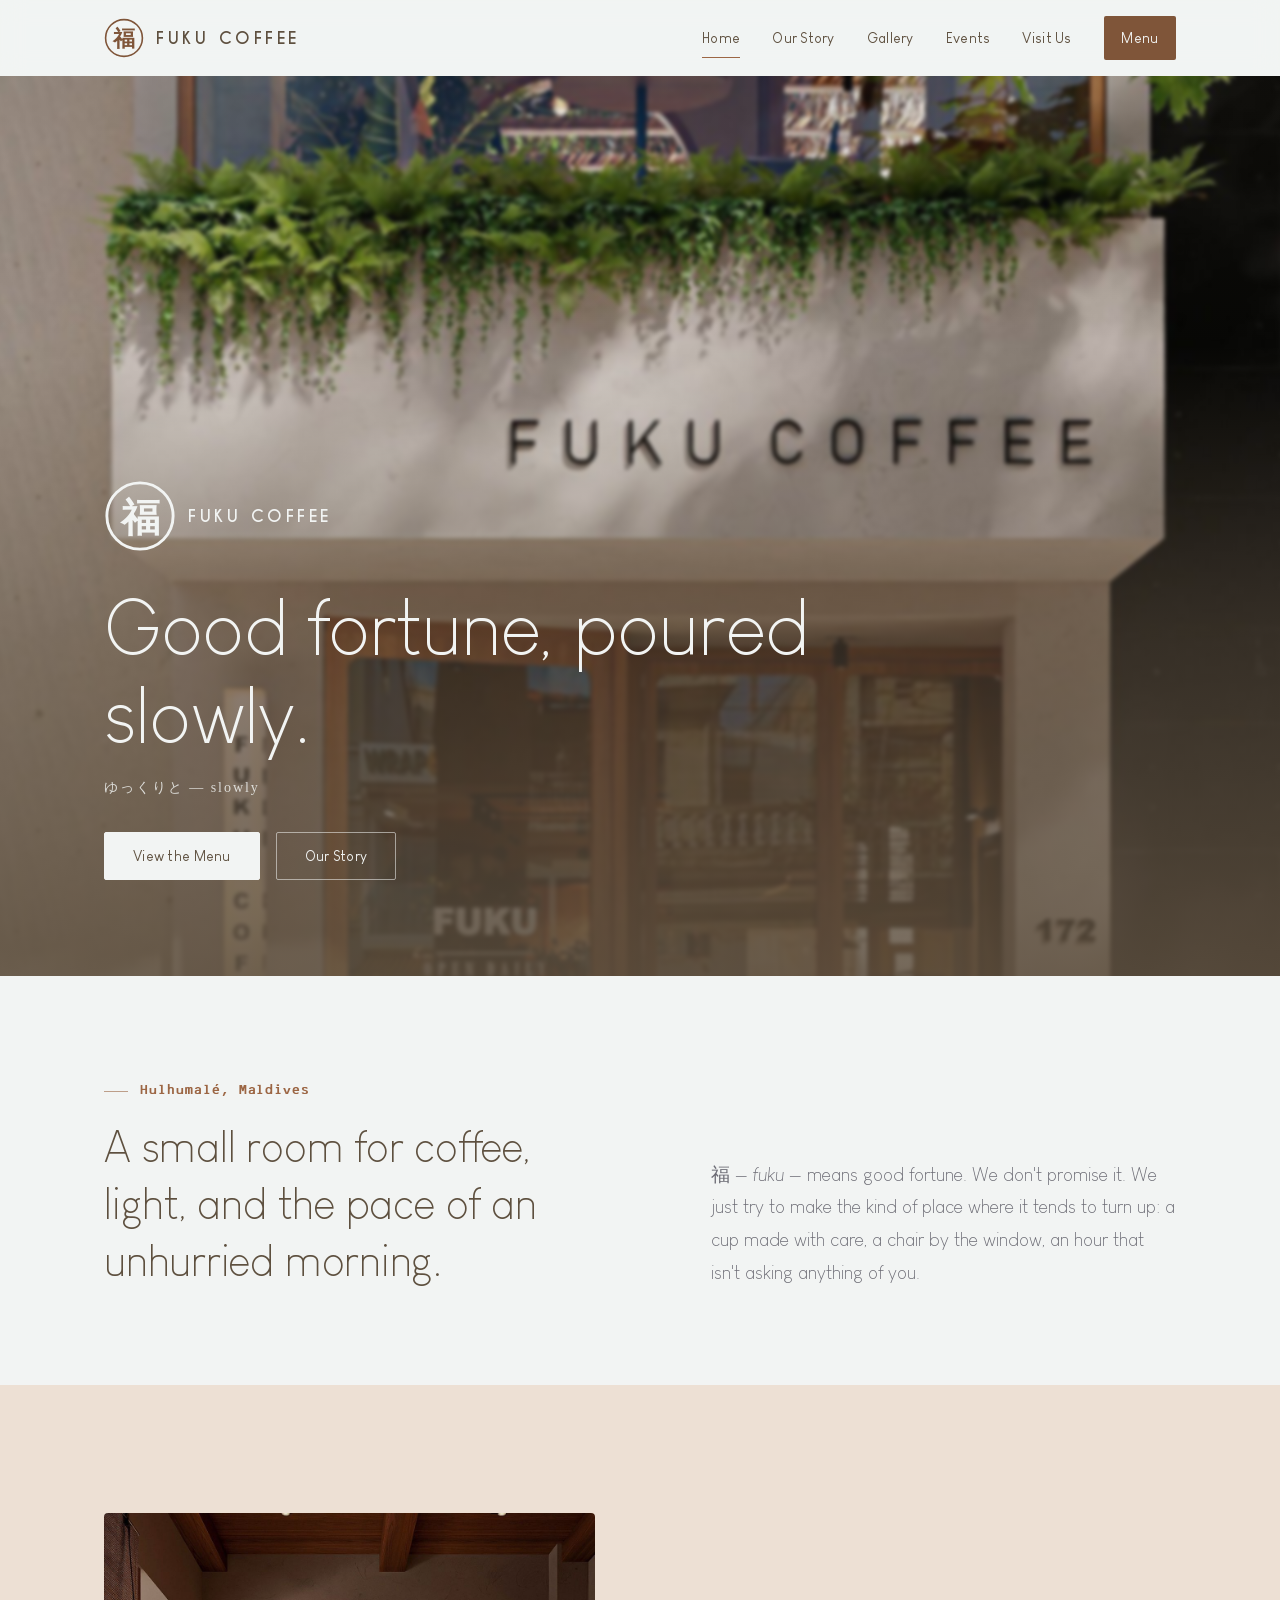
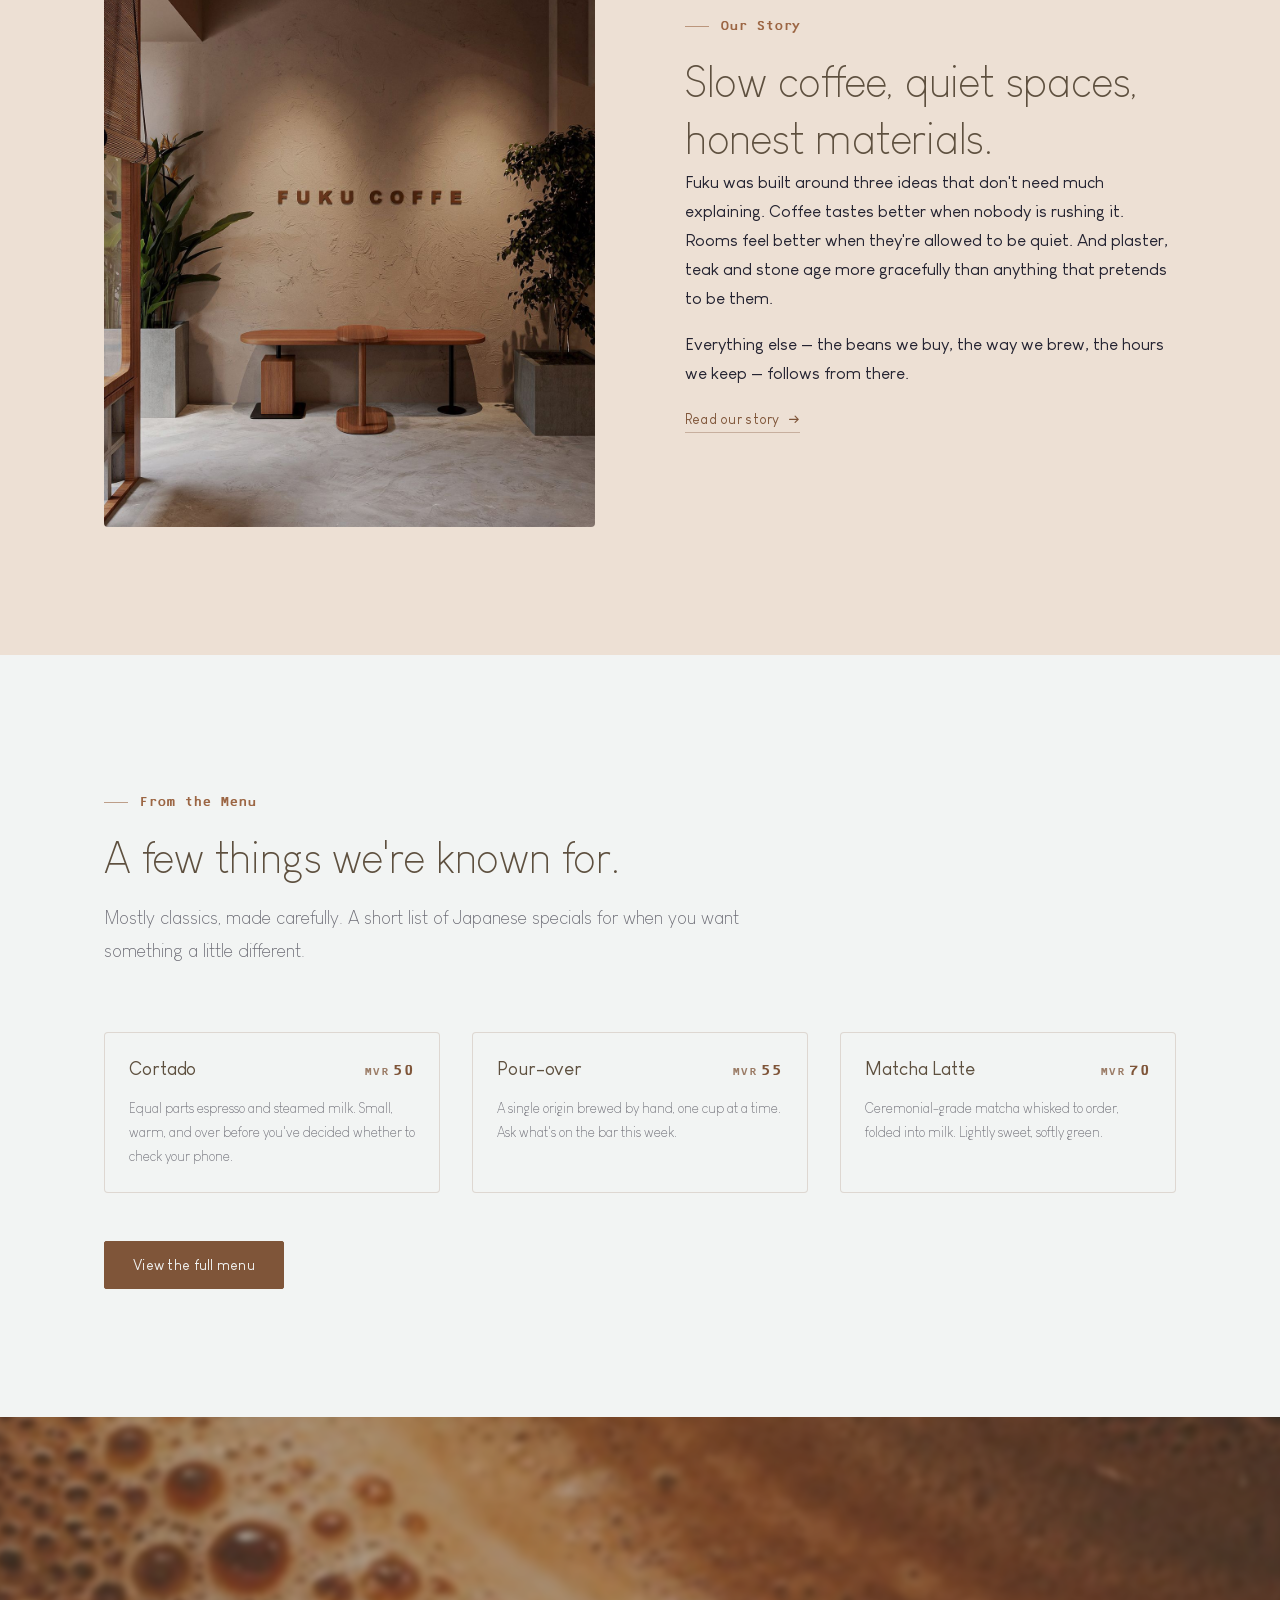
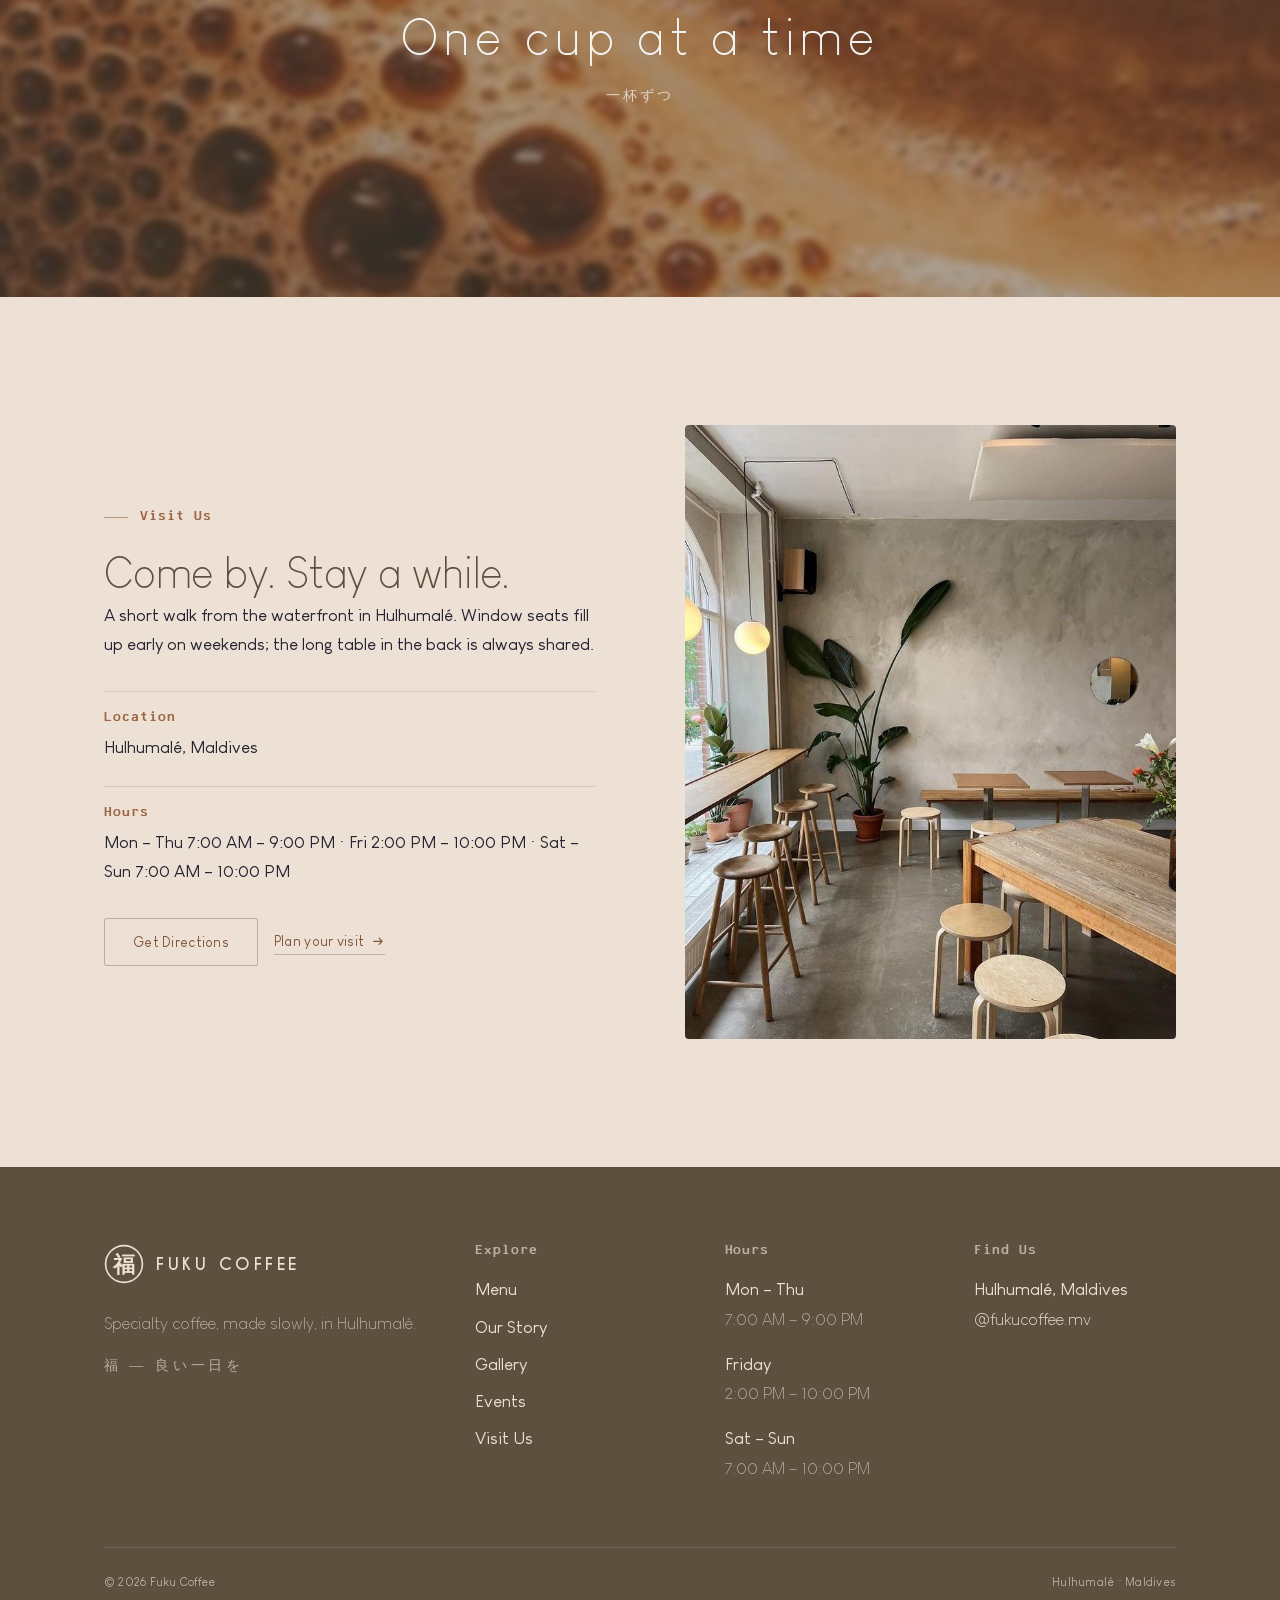
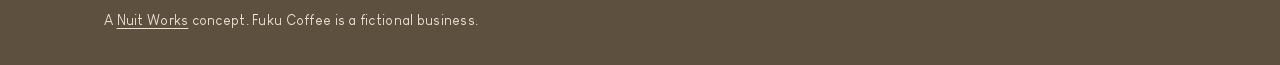
<file: index.html>
<!DOCTYPE html>
<html lang="en">
<head>
  <meta charset="UTF-8">
  <meta name="viewport" content="width=device-width, initial-scale=1">
  <title>Fuku Coffee — Specialty coffee, slowly, in Hulhumalé</title>
  <meta name="description" content="Fuku Coffee (福コーヒー) is a quiet specialty coffee shop in Hulhumalé, Maldives. Slow coffee, honest materials, a small measure of good fortune.">
  <meta name="theme-color" content="#f2f4f3">
  <link rel="canonical" href="https://fukucoffee.nuit.works/">
  <meta property="og:type" content="website">
  <meta property="og:site_name" content="Fuku Coffee">
  <meta property="og:title" content="Fuku Coffee — Specialty coffee, slowly, in Hulhumalé">
  <meta property="og:description" content="Fuku Coffee (福コーヒー) is a quiet specialty coffee shop in Hulhumalé, Maldives. Slow coffee, honest materials, a small measure of good fortune.">
  <meta property="og:image" content="https://fukucoffee.nuit.works/og-image.jpg">
  <meta property="og:image:width" content="1200">
  <meta property="og:image:height" content="630">
  <meta property="og:image:alt" content="Fuku Coffee — specialty coffee in Hulhumalé, Maldives">
  <meta property="og:url" content="https://fukucoffee.nuit.works/">
  <meta name="twitter:card" content="summary_large_image">
  <meta name="twitter:title" content="Fuku Coffee — Specialty coffee, slowly, in Hulhumalé">
  <meta name="twitter:description" content="Fuku Coffee (福コーヒー) is a quiet specialty coffee shop in Hulhumalé, Maldives. Slow coffee, honest materials, a small measure of good fortune.">
  <meta name="twitter:image" content="https://fukucoffee.nuit.works/og-image.jpg">

  <link rel="icon" href="favicon/favicon.ico" sizes="any">
  <link rel="icon" type="image/svg+xml" href="favicon/favicon.svg">
  <link rel="icon" type="image/png" sizes="32x32" href="favicon/favicon-32x32.png">
  <link rel="icon" type="image/png" sizes="16x16" href="favicon/favicon-16x16.png">
  <link rel="apple-touch-icon" sizes="180x180" href="favicon/apple-touch-icon.png">
  <link rel="manifest" href="site.webmanifest">

  <link rel="preload" href="fonts/louis-george-cafe/Louis%20George%20Cafe.ttf" as="font" type="font/ttf" crossorigin>
  <link rel="preload" href="fonts/louis-george-cafe/Louis%20George%20Cafe%20Light.ttf" as="font" type="font/ttf" crossorigin>
  <link rel="preload" href="fonts/caviar-dreams/CaviarDreams_Bold.ttf" as="font" type="font/ttf" crossorigin>
  <link rel="preload" href="fonts/bank-printer/F25_Bank_Printer.otf" as="font" type="font/otf" crossorigin>
  <link rel="stylesheet" href="css/styles.css">
</head>
<body>
  <a class="skip-link" href="#main">Skip to content</a>

  <!-- ======================= HEADER ======================= -->
  <header class="site-header">
    <div class="container site-header__inner">
      <a class="brand" href="index.html" aria-label="Fuku Coffee — home">
        <svg class="mark" viewBox="0 0 100 100" aria-hidden="true" focusable="false">
          <circle cx="50" cy="50" r="46" fill="none" stroke="currentColor" stroke-width="4"/>
          <text x="50" y="52" text-anchor="middle" dominant-baseline="central" font-family="'Yu Mincho','Hiragino Mincho ProN','Noto Serif JP','MS Mincho',serif" font-size="54" font-weight="600" fill="currentColor">福</text>
        </svg>
        <span class="brand__word">Fuku Coffee</span>
      </a>

      <button class="nav-toggle" type="button" aria-controls="site-nav" aria-expanded="false">
        <span class="visually-hidden">Toggle navigation</span>
        <span class="nav-toggle__bars" aria-hidden="true"></span>
      </button>

      <nav class="nav" id="site-nav" aria-label="Primary">
        <ul class="nav__list">
          <li><a class="nav__link" href="index.html" aria-current="page">Home</a></li>
          <li><a class="nav__link" href="story.html">Our Story</a></li>
          <li><a class="nav__link" href="gallery.html">Gallery</a></li>
          <li><a class="nav__link" href="events.html">Events</a></li>
          <li><a class="nav__link" href="visit.html">Visit Us</a></li>
          <li><a class="nav__link nav__link--primary" href="menu.html">Menu</a></li>
        </ul>
      </nav>
    </div>
  </header>

  <main id="main">

    <!-- ======================= HERO ======================= -->
    <section class="hero" aria-labelledby="hero-title">
      <img class="hero__img"
           src="images/hero-storefront.jpg"
           alt="The Fuku Coffee storefront: a warm plaster façade with dimensional FUKU COFFEE lettering, teak-framed glass doors, trailing ferns along the ledge, and potted plants on the pavement."
           width="1200" height="1989"
           fetchpriority="high">
      <div class="container hero__content">
        <div class="brand" aria-hidden="true">
          <svg class="mark mark--lg" viewBox="0 0 100 100" focusable="false">
            <circle cx="50" cy="50" r="46" fill="none" stroke="currentColor" stroke-width="4"/>
            <text x="50" y="52" text-anchor="middle" dominant-baseline="central" font-family="'Yu Mincho','Hiragino Mincho ProN','Noto Serif JP','MS Mincho',serif" font-size="54" font-weight="600" fill="currentColor">福</text>
          </svg>
          <span class="brand__word">Fuku Coffee</span>
        </div>

        <!--
          TAGLINE OPTIONS — pick one and delete the others.
          1. Good fortune, poured slowly.            (currently in use)
          2. A quiet cup in Hulhumalé.
          3. Slow coffee. Honest rooms. Small luck.
        -->
        <h1 id="hero-title">Good fortune, poured slowly.</h1>
        <p class="hero__kana" lang="ja">ゆっくりと — slowly</p>

        <div class="btn-row">
          <a class="btn btn--light" href="menu.html">View the Menu</a>
          <a class="btn btn--outline-light" href="story.html">Our Story</a>
        </div>
      </div>
    </section>

    <!-- ======================= INTRO ======================= -->
    <section class="intro" aria-label="Introduction">
      <div class="container intro__grid">
        <div class="reveal">
          <p class="eyebrow">Hulhumalé, Maldives</p>
          <h2>A small room for coffee, light, and the pace of an unhurried morning.</h2>
        </div>
        <p class="lede reveal" data-delay="1">
          福 — <em>fuku</em> — means good fortune. We don't promise it. We just try to make the kind of place where it tends to turn up: a cup made with care, a chair by the window, an hour that isn't asking anything of you.
        </p>
      </div>
    </section>

    <!-- ======================= STORY TEASER ======================= -->
    <section class="section section--cream" aria-labelledby="story-teaser-title">
      <div class="container split">
        <div class="split__media reveal">
          <div class="frame frame--portrait">
            <img src="images/interior-feature-wall.jpg"
                 alt="Inside Fuku Coffee: a hand-troweled plaster wall with small wooden FUKU COFFEE lettering, a sculptural teak table and stool beneath it, and tall potted plants at either side."
                 width="1200" height="1500"
                 loading="lazy">
          </div>
        </div>
        <div class="split__body reveal" data-delay="1">
          <p class="eyebrow">Our Story</p>
          <h2 id="story-teaser-title">Slow coffee, quiet spaces, honest materials.</h2>
          <p>
            Fuku was built around three ideas that don't need much explaining. Coffee tastes better when nobody is rushing it. Rooms feel better when they're allowed to be quiet. And plaster, teak and stone age more gracefully than anything that pretends to be them.
          </p>
          <p>
            Everything else — the beans we buy, the way we brew, the hours we keep — follows from there.
          </p>
          <a class="link" href="story.html">
            Read our story
            <svg viewBox="0 0 16 16" aria-hidden="true" focusable="false"><path d="M2 8h11M9 4l4 4-4 4" fill="none" stroke="currentColor" stroke-width="1.5" stroke-linecap="round" stroke-linejoin="round"/></svg>
          </a>
        </div>
      </div>
    </section>

    <!-- ======================= MENU TEASER ======================= -->
    <section class="section" aria-labelledby="menu-teaser-title">
      <div class="container">
        <div class="section-head reveal">
          <p class="eyebrow">From the Menu</p>
          <h2 id="menu-teaser-title">A few things we're known for.</h2>
          <p class="lede">Mostly classics, made carefully. A short list of Japanese specials for when you want something a little different.</p>
        </div>

        <ul class="grid-3">
          <li class="card reveal">
            <div class="card__body">
              <div class="drink-card__top">
                <h3 class="drink-card__name">Cortado</h3>
                <span class="price"><small>MVR</small>50</span>
              </div>
              <p class="drink-card__desc">Equal parts espresso and steamed milk. Small, warm, and over before you've decided whether to check your phone.</p>
            </div>
          </li>
          <li class="card reveal" data-delay="1">
            <div class="card__body">
              <div class="drink-card__top">
                <h3 class="drink-card__name">Pour-over</h3>
                <span class="price"><small>MVR</small>55</span>
              </div>
              <p class="drink-card__desc">A single origin brewed by hand, one cup at a time. Ask what's on the bar this week.</p>
            </div>
          </li>
          <li class="card reveal" data-delay="2">
            <div class="card__body">
              <div class="drink-card__top">
                <h3 class="drink-card__name">Matcha Latte</h3>
                <span class="price"><small>MVR</small>70</span>
              </div>
              <p class="drink-card__desc">Ceremonial-grade matcha whisked to order, folded into milk. Lightly sweet, softly green.</p>
            </div>
          </li>
        </ul>

        <div class="btn-row reveal" style="margin-top: var(--space-7);">
          <a class="btn" href="menu.html">View the full menu</a>
        </div>
      </div>
    </section>

    <!-- ======================= TEXTURE BREAK ======================= -->
    <section class="texture-break" aria-label="Interlude">
      <img class="texture-break__img"
           src="images/crema-texture.jpg"
           alt="Abstract close-up of golden-brown coffee crema, its surface scattered with tiny bubbles and slow swirls."
           width="1152" height="2048"
           loading="lazy">
      <div class="texture-break__content reveal">
        <p class="statement">One cup at a time</p>
        <span class="jp" lang="ja">一杯ずつ</span>
      </div>
    </section>

    <!-- ======================= VISIT TEASER ======================= -->
    <section class="section section--cream" aria-labelledby="visit-teaser-title">
      <div class="container split split--reverse">
        <div class="split__media reveal">
          <div class="frame frame--portrait">
            <img src="images/interior-seating.jpg"
                 alt="The seating area at Fuku Coffee: light oak stools along a window counter, a long wooden communal table, plaster walls, a round mirror and a tall bird-of-paradise plant in soft daylight."
                 width="720" height="894"
                 loading="lazy">
          </div>
        </div>
        <div class="split__body reveal" data-delay="1">
          <p class="eyebrow">Visit Us</p>
          <h2 id="visit-teaser-title">Come by. Stay a while.</h2>
          <p>A short walk from the waterfront in Hulhumalé. Window seats fill up early on weekends; the long table in the back is always shared.</p>

          <dl class="info-list" style="margin-top: var(--space-6);">
            <div>
              <dt>Location</dt>
              <dd>Hulhumalé, Maldives</dd>
            </div>
            <div>
              <dt>Hours</dt>
              <!-- Placeholder hours — mirror any change in visit.html -->
              <dd>Mon – Thu 7:00 AM – 9:00 PM · Fri 2:00 PM – 10:00 PM · Sat – Sun 7:00 AM – 10:00 PM</dd>
            </div>
          </dl>

          <div class="btn-row" style="margin-top: var(--space-6);">
            <a class="btn btn--ghost" href="https://www.google.com/maps/search/?api=1&query=Hulhumal%C3%A9%2C+Maldives" target="_blank" rel="noopener noreferrer">Get Directions</a>
            <a class="link" href="visit.html">
              Plan your visit
              <svg viewBox="0 0 16 16" aria-hidden="true" focusable="false"><path d="M2 8h11M9 4l4 4-4 4" fill="none" stroke="currentColor" stroke-width="1.5" stroke-linecap="round" stroke-linejoin="round"/></svg>
            </a>
          </div>
        </div>
      </div>
    </section>

  </main>

  <!-- ======================= FOOTER ======================= -->
  <footer class="site-footer">
    <div class="container">
      <div class="site-footer__grid">
        <div>
          <a class="brand" href="index.html" aria-label="Fuku Coffee — home">
            <svg class="mark" viewBox="0 0 100 100" aria-hidden="true" focusable="false">
              <circle cx="50" cy="50" r="46" fill="none" stroke="currentColor" stroke-width="4"/>
              <text x="50" y="52" text-anchor="middle" dominant-baseline="central" font-family="'Yu Mincho','Hiragino Mincho ProN','Noto Serif JP','MS Mincho',serif" font-size="54" font-weight="600" fill="currentColor">福</text>
            </svg>
            <span class="brand__word">Fuku Coffee</span>
          </a>
          <p class="site-footer__tag">Specialty coffee, made slowly, in Hulhumalé.</p>
          <p class="site-footer__kana" lang="ja">福 — 良い一日を</p>
        </div>

        <div>
          <h2>Explore</h2>
          <ul>
            <li><a href="menu.html">Menu</a></li>
            <li><a href="story.html">Our Story</a></li>
            <li><a href="gallery.html">Gallery</a></li>
            <li><a href="events.html">Events</a></li>
            <li><a href="visit.html">Visit Us</a></li>
          </ul>
        </div>

        <div>
          <h2>Hours</h2>
          <!-- Placeholder hours — mirror any change in visit.html -->
          <p class="site-footer__meta"><strong>Mon – Thu</strong><br>7:00 AM – 9:00 PM</p>
          <p class="site-footer__meta"><strong>Friday</strong><br>2:00 PM – 10:00 PM</p>
          <p class="site-footer__meta"><strong>Sat – Sun</strong><br>7:00 AM – 10:00 PM</p>
        </div>

        <div>
          <h2>Find Us</h2>
          <address class="site-footer__meta">
            <strong>Hulhumalé, Maldives</strong><br>
            <!-- Placeholder handle — update when the real account exists -->
            <a href="https://www.instagram.com/" target="_blank" rel="noopener noreferrer">@fukucoffee.mv</a>
          </address>
        </div>
      </div>

      <div class="site-footer__bottom">
        <span>© <span data-year>2026</span> Fuku Coffee</span>
        <span>Hulhumalé · Maldives</span>
      </div>
      <p class="site-footer__concept">A <a href="https://nuit.works" target="_blank" rel="noopener">Nuit Works</a> concept. Fuku Coffee is a fictional business.</p>
    </div>
  </footer>

  <script src="js/main.js"></script>
</body>
</html>
</file>
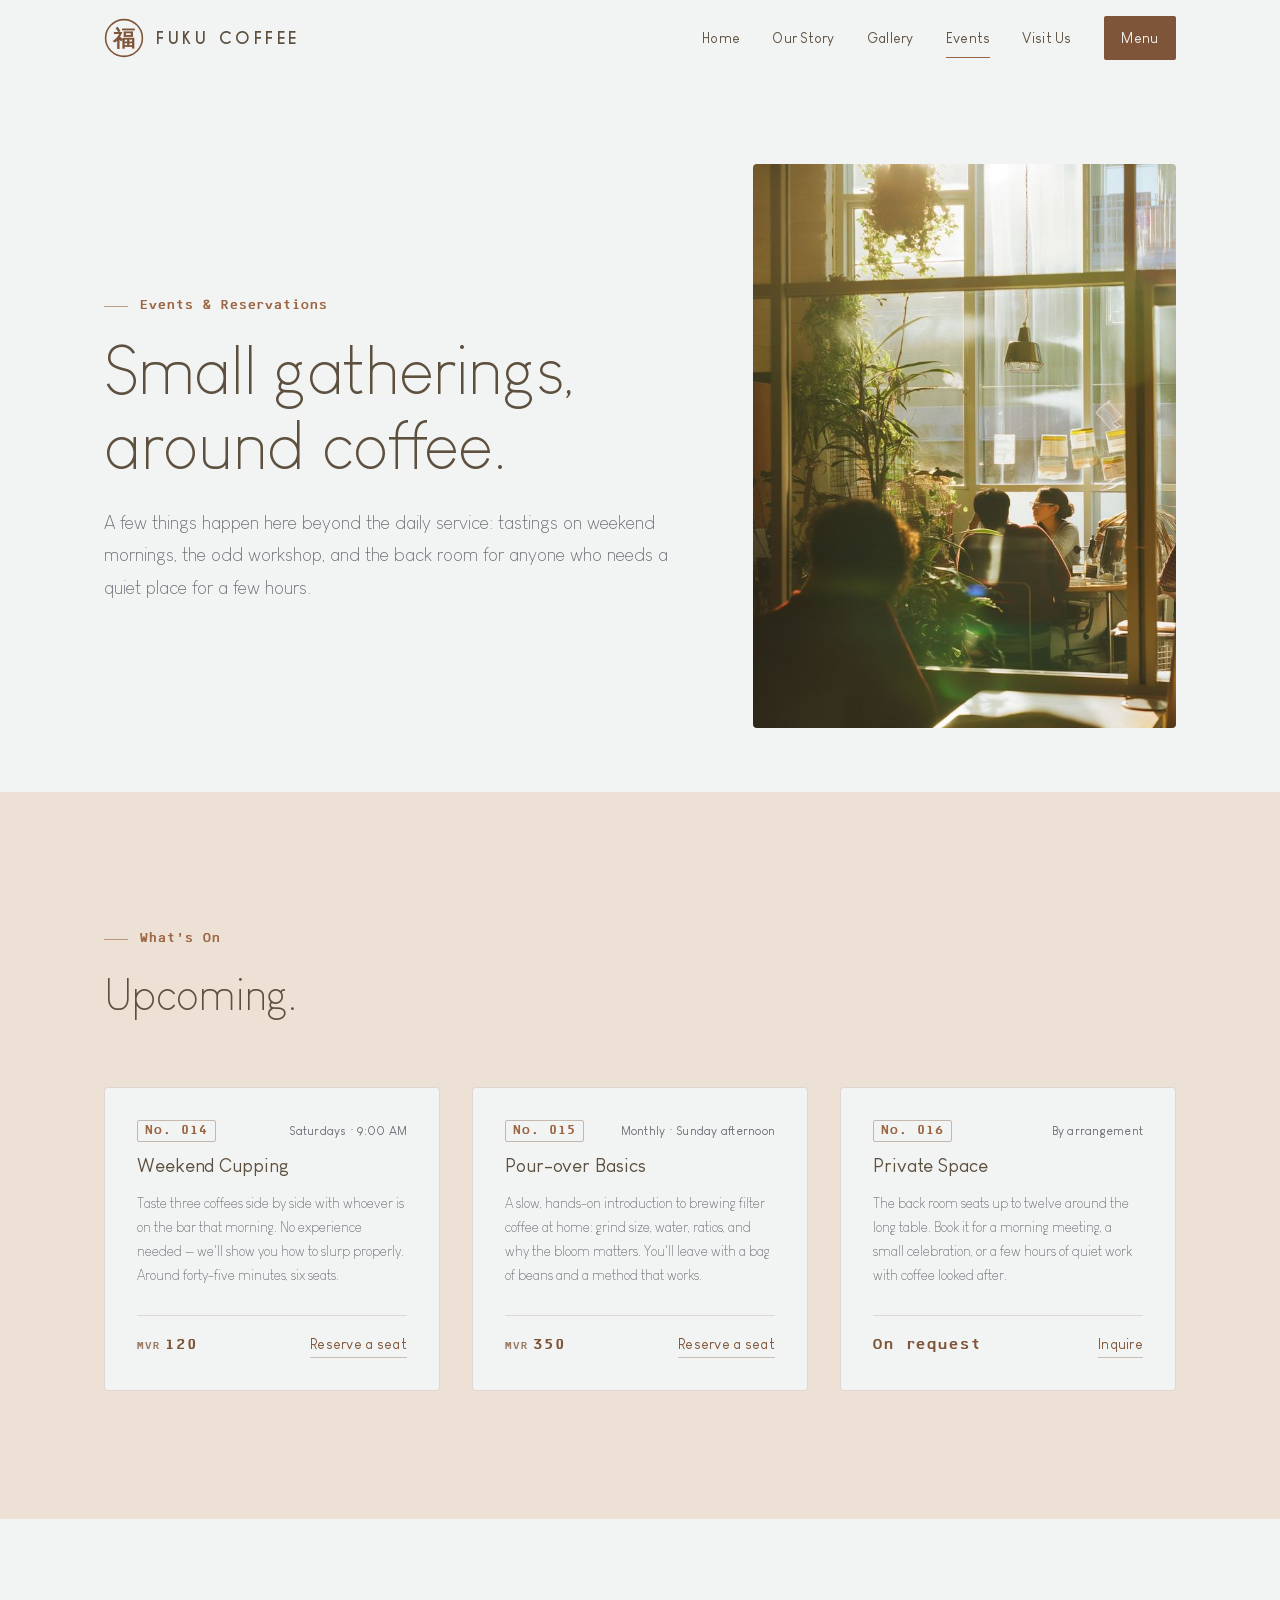
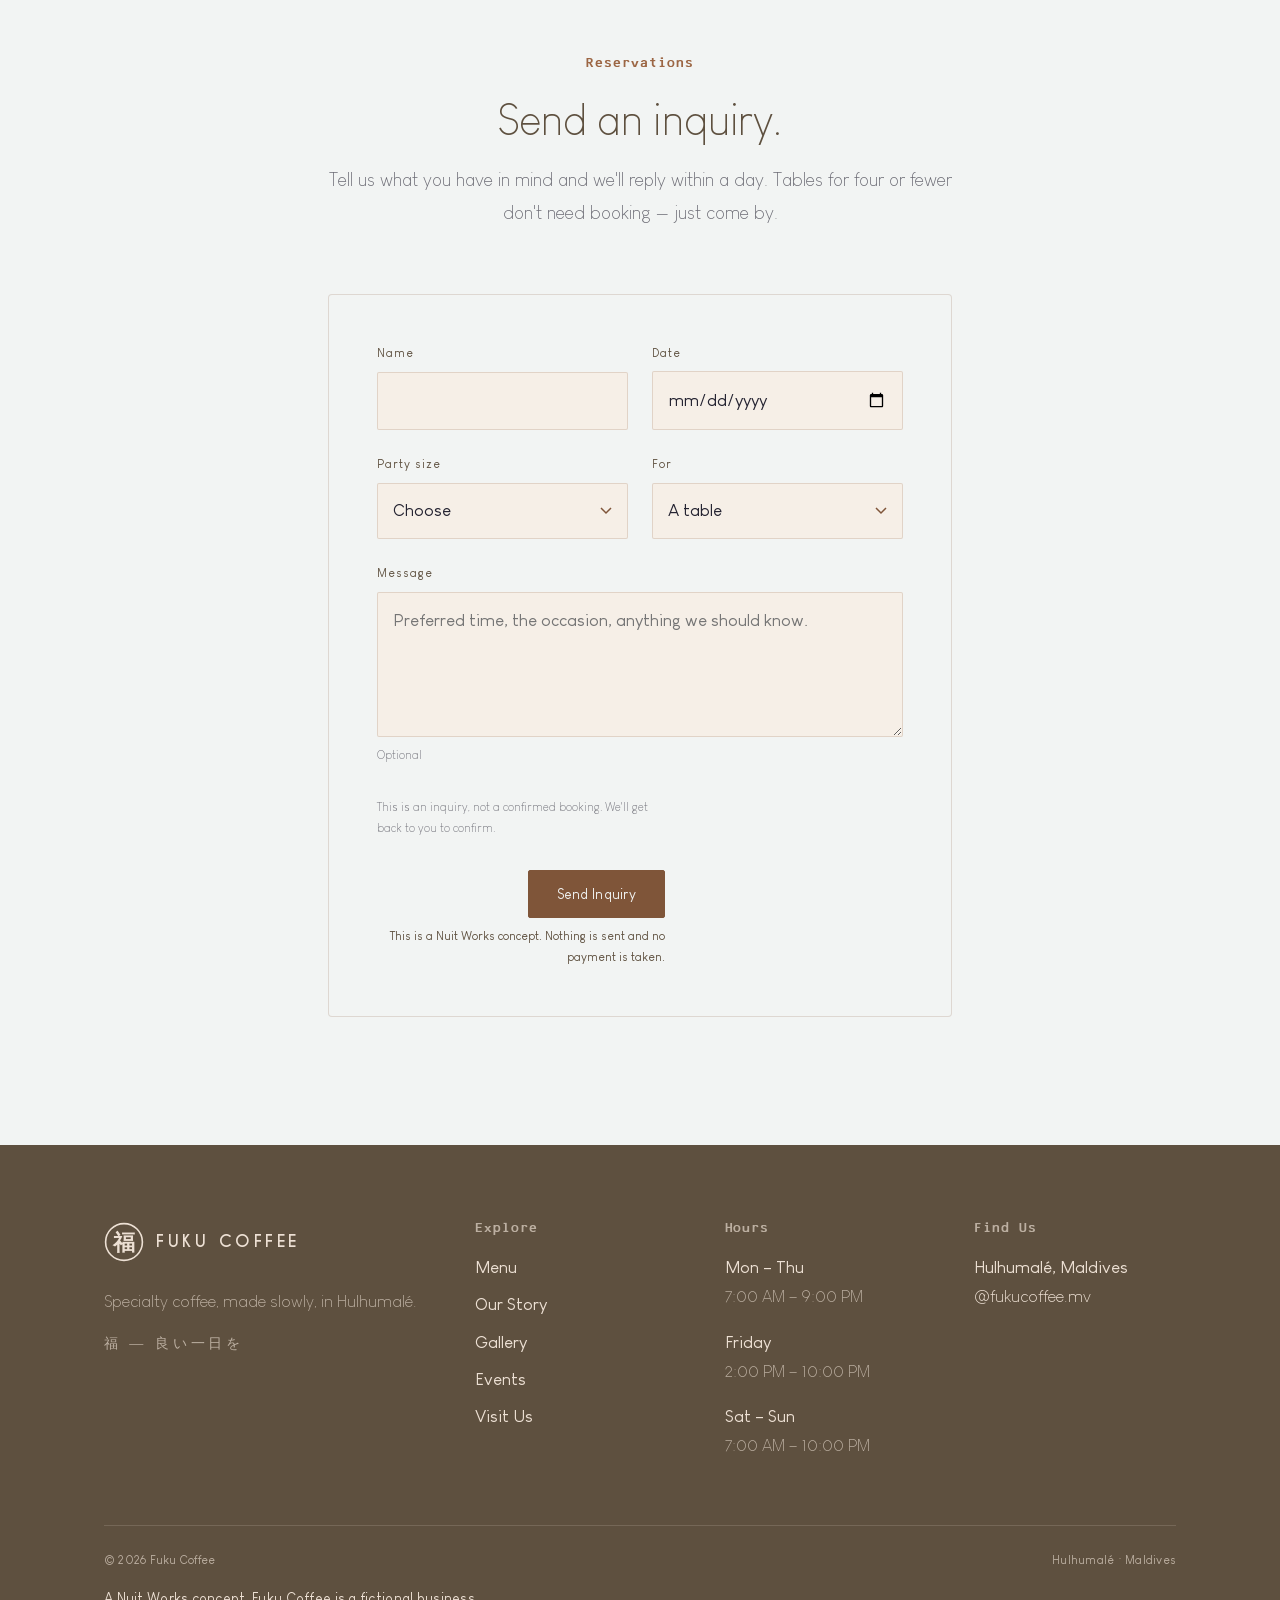
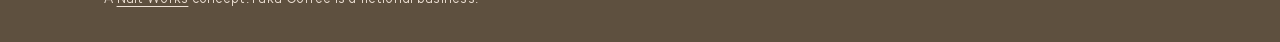
<file: events.html>
<!DOCTYPE html>
<html lang="en">
<head>
  <meta charset="UTF-8">
  <meta name="viewport" content="width=device-width, initial-scale=1">
  <title>Events &amp; Reservations — Fuku Coffee</title>
  <meta name="description" content="Cupping sessions, brewing workshops and private bookings at Fuku Coffee in Hulhumalé. Send a reservation inquiry.">
  <meta name="theme-color" content="#f2f4f3">
  <link rel="canonical" href="https://fukucoffee.nuit.works/events.html">
  <meta property="og:type" content="website">
  <meta property="og:site_name" content="Fuku Coffee">
  <meta property="og:title" content="Events &amp; Reservations — Fuku Coffee">
  <meta property="og:description" content="Cupping sessions, brewing workshops and private bookings at Fuku Coffee in Hulhumalé. Send a reservation inquiry.">
  <meta property="og:image" content="https://fukucoffee.nuit.works/og-image.jpg">
  <meta property="og:image:width" content="1200">
  <meta property="og:image:height" content="630">
  <meta property="og:image:alt" content="Fuku Coffee — specialty coffee in Hulhumalé, Maldives">
  <meta property="og:url" content="https://fukucoffee.nuit.works/events.html">
  <meta name="twitter:card" content="summary_large_image">
  <meta name="twitter:title" content="Events &amp; Reservations — Fuku Coffee">
  <meta name="twitter:description" content="Cupping sessions, brewing workshops and private bookings at Fuku Coffee in Hulhumalé. Send a reservation inquiry.">
  <meta name="twitter:image" content="https://fukucoffee.nuit.works/og-image.jpg">

  <link rel="icon" href="favicon/favicon.ico" sizes="any">
  <link rel="icon" type="image/svg+xml" href="favicon/favicon.svg">
  <link rel="icon" type="image/png" sizes="32x32" href="favicon/favicon-32x32.png">
  <link rel="icon" type="image/png" sizes="16x16" href="favicon/favicon-16x16.png">
  <link rel="apple-touch-icon" sizes="180x180" href="favicon/apple-touch-icon.png">
  <link rel="manifest" href="site.webmanifest">

  <link rel="preload" href="fonts/louis-george-cafe/Louis%20George%20Cafe.ttf" as="font" type="font/ttf" crossorigin>
  <link rel="preload" href="fonts/louis-george-cafe/Louis%20George%20Cafe%20Light.ttf" as="font" type="font/ttf" crossorigin>
  <link rel="preload" href="fonts/caviar-dreams/CaviarDreams_Bold.ttf" as="font" type="font/ttf" crossorigin>
  <link rel="preload" href="fonts/bank-printer/F25_Bank_Printer.otf" as="font" type="font/otf" crossorigin>
  <link rel="stylesheet" href="css/styles.css">
</head>
<body>
  <a class="skip-link" href="#main">Skip to content</a>

  <!-- ======================= HEADER ======================= -->
  <header class="site-header">
    <div class="container site-header__inner">
      <a class="brand" href="index.html" aria-label="Fuku Coffee — home">
        <svg class="mark" viewBox="0 0 100 100" aria-hidden="true" focusable="false">
          <circle cx="50" cy="50" r="46" fill="none" stroke="currentColor" stroke-width="4"/>
          <text x="50" y="52" text-anchor="middle" dominant-baseline="central" font-family="'Yu Mincho','Hiragino Mincho ProN','Noto Serif JP','MS Mincho',serif" font-size="54" font-weight="600" fill="currentColor">福</text>
        </svg>
        <span class="brand__word">Fuku Coffee</span>
      </a>

      <button class="nav-toggle" type="button" aria-controls="site-nav" aria-expanded="false">
        <span class="visually-hidden">Toggle navigation</span>
        <span class="nav-toggle__bars" aria-hidden="true"></span>
      </button>

      <nav class="nav" id="site-nav" aria-label="Primary">
        <ul class="nav__list">
          <li><a class="nav__link" href="index.html">Home</a></li>
          <li><a class="nav__link" href="story.html">Our Story</a></li>
          <li><a class="nav__link" href="gallery.html">Gallery</a></li>
          <li><a class="nav__link" href="events.html" aria-current="page">Events</a></li>
          <li><a class="nav__link" href="visit.html">Visit Us</a></li>
          <li><a class="nav__link nav__link--primary" href="menu.html">Menu</a></li>
        </ul>
      </nav>
    </div>
  </header>

  <main id="main">

    <!-- ======================= PAGE HEAD ======================= -->
    <section class="page-head page-head--split" aria-labelledby="events-title">
      <div class="container">
        <div class="reveal">
          <p class="eyebrow">Events &amp; Reservations</p>
          <h1 id="events-title">Small gatherings, around coffee.</h1>
          <p class="lede">A few things happen here beyond the daily service: tastings on weekend mornings, the odd workshop, and the back room for anyone who needs a quiet place for a few hours.</p>
        </div>
        <div class="frame frame--tall reveal" data-delay="1">
          <img src="images/sunlit-window.jpg"
               alt="Guests seen through a tall sunlit window, sitting close together at a table among hanging plants, a single pendant lamp above them and afternoon light flaring across the glass."
               width="600" height="797"
               loading="lazy">
        </div>
      </div>
    </section>

    <!-- ======================= EVENT CARDS ======================= -->
    <section class="section section--cream" aria-labelledby="upcoming-title">
      <div class="container">
        <div class="section-head reveal">
          <p class="eyebrow">What's On</p>
          <h2 id="upcoming-title">Upcoming.</h2>
        </div>

        <ul class="grid-3">
          <li class="card event-card reveal">
            <div class="card__body event-card__body">
              <div class="event-card__meta">
                <span class="ticket">No. 014</span>
                <span class="event-card__when">Saturdays · 9:00 AM</span>
              </div>
              <h3>Weekend Cupping</h3>
              <p>Taste three coffees side by side with whoever is on the bar that morning. No experience needed — we'll show you how to slurp properly. Around forty-five minutes, six seats.</p>
              <div class="event-card__foot">
                <span class="price"><small>MVR</small>120</span>
                <a class="link" href="#reserve">Reserve a seat</a>
              </div>
            </div>
          </li>

          <li class="card event-card reveal" data-delay="1">
            <div class="card__body event-card__body">
              <div class="event-card__meta">
                <span class="ticket">No. 015</span>
                <span class="event-card__when">Monthly · Sunday afternoon</span>
              </div>
              <h3>Pour-over Basics</h3>
              <p>A slow, hands-on introduction to brewing filter coffee at home: grind size, water, ratios, and why the bloom matters. You'll leave with a bag of beans and a method that works.</p>
              <div class="event-card__foot">
                <span class="price"><small>MVR</small>350</span>
                <a class="link" href="#reserve">Reserve a seat</a>
              </div>
            </div>
          </li>

          <li class="card event-card reveal" data-delay="2">
            <div class="card__body event-card__body">
              <div class="event-card__meta">
                <span class="ticket">No. 016</span>
                <span class="event-card__when">By arrangement</span>
              </div>
              <h3>Private Space</h3>
              <p>The back room seats up to twelve around the long table. Book it for a morning meeting, a small celebration, or a few hours of quiet work with coffee looked after.</p>
              <div class="event-card__foot">
                <span class="price">On request</span>
                <a class="link" href="#reserve">Inquire</a>
              </div>
            </div>
          </li>
        </ul>
      </div>
    </section>

    <!-- ======================= RESERVATION INQUIRY ======================= -->
    <section class="section" id="reserve" aria-labelledby="reserve-title">
      <div class="container container--narrow">
        <div class="section-head text-center reveal">
          <p class="eyebrow eyebrow--plain mx-auto">Reservations</p>
          <h2 id="reserve-title" class="mx-auto">Send an inquiry.</h2>
          <p class="lede mx-auto">Tell us what you have in mind and we'll reply within a day. Tables for four or fewer don't need booking — just come by.</p>
        </div>

        <div class="form-panel reveal" data-delay="1">
          <!--
            FRONT-END ONLY. There is no backend — main.js intercepts submit and
            shows the confirmation state below. Wire `action` to a real endpoint
            or form service later.
          -->
          <form id="reservation-form" action="#" method="post" novalidate>
            <div class="form-grid">
              <div class="field">
                <label for="res-name">Name</label>
                <input id="res-name" name="name" type="text" autocomplete="name" required>
              </div>
              <div class="field">
                <label for="res-date">Date</label>
                <input id="res-date" name="date" type="date" required>
              </div>
              <div class="field">
                <label for="res-party">Party size</label>
                <select id="res-party" name="party" required>
                  <option value="" selected disabled>Choose</option>
                  <option value="2 guests">2 guests</option>
                  <option value="3 guests">3 guests</option>
                  <option value="4 guests">4 guests</option>
                  <option value="5 guests">5 guests</option>
                  <option value="6 guests">6 guests</option>
                  <option value="7–12 guests">7–12 guests (private space)</option>
                </select>
              </div>
              <div class="field">
                <label for="res-interest">For</label>
                <select id="res-interest" name="interest">
                  <option value="A table">A table</option>
                  <option value="Weekend Cupping">Weekend Cupping</option>
                  <option value="Pour-over Basics">Pour-over Basics</option>
                  <option value="Private Space">Private Space</option>
                </select>
              </div>
              <div class="field field--full">
                <label for="res-message">Message</label>
                <textarea id="res-message" name="message" rows="4" placeholder="Preferred time, the occasion, anything we should know."></textarea>
                <span class="field__hint">Optional</span>
              </div>
            </div>

            <div class="form-actions">
              <p>This is an inquiry, not a confirmed booking. We'll get back to you to confirm.</p>
              <div class="form-actions__submit">
                <button class="btn" type="submit">Send Inquiry</button>
                <p class="form-demo-note">This is a Nuit Works concept. Nothing is sent and no payment is taken.</p>
              </div>
            </div>
          </form>

          <div class="form-success" id="reservation-success" hidden>
            <svg class="mark" viewBox="0 0 100 100" aria-hidden="true" focusable="false">
              <circle cx="50" cy="50" r="46" fill="none" stroke="currentColor" stroke-width="4"/>
              <text x="50" y="52" text-anchor="middle" dominant-baseline="central" font-family="'Yu Mincho','Hiragino Mincho ProN','Noto Serif JP','MS Mincho',serif" font-size="54" font-weight="600" fill="currentColor">福</text>
            </svg>
            <h3>Thank you, <span data-success-name>there</span>.</h3>
            <p>We've received your inquiry for <span data-success-detail></span>. In the real café, someone from the bar would be in touch within a day to confirm.</p>
            <span class="ticket" data-success-ref>Inquiry FK-0000</span>
            <p class="form-demo-note">This is a Nuit Works concept. Nothing is sent and no payment is taken.</p>
            <div>
              <button class="btn btn--ghost" type="button" data-success-reset>Send another</button>
            </div>
          </div>
        </div>
      </div>
    </section>

  </main>

  <!-- ======================= FOOTER ======================= -->
  <footer class="site-footer">
    <div class="container">
      <div class="site-footer__grid">
        <div>
          <a class="brand" href="index.html" aria-label="Fuku Coffee — home">
            <svg class="mark" viewBox="0 0 100 100" aria-hidden="true" focusable="false">
              <circle cx="50" cy="50" r="46" fill="none" stroke="currentColor" stroke-width="4"/>
              <text x="50" y="52" text-anchor="middle" dominant-baseline="central" font-family="'Yu Mincho','Hiragino Mincho ProN','Noto Serif JP','MS Mincho',serif" font-size="54" font-weight="600" fill="currentColor">福</text>
            </svg>
            <span class="brand__word">Fuku Coffee</span>
          </a>
          <p class="site-footer__tag">Specialty coffee, made slowly, in Hulhumalé.</p>
          <p class="site-footer__kana" lang="ja">福 — 良い一日を</p>
        </div>

        <div>
          <h2>Explore</h2>
          <ul>
            <li><a href="menu.html">Menu</a></li>
            <li><a href="story.html">Our Story</a></li>
            <li><a href="gallery.html">Gallery</a></li>
            <li><a href="events.html">Events</a></li>
            <li><a href="visit.html">Visit Us</a></li>
          </ul>
        </div>

        <div>
          <h2>Hours</h2>
          <!-- Placeholder hours — mirror any change in visit.html -->
          <p class="site-footer__meta"><strong>Mon – Thu</strong><br>7:00 AM – 9:00 PM</p>
          <p class="site-footer__meta"><strong>Friday</strong><br>2:00 PM – 10:00 PM</p>
          <p class="site-footer__meta"><strong>Sat – Sun</strong><br>7:00 AM – 10:00 PM</p>
        </div>

        <div>
          <h2>Find Us</h2>
          <address class="site-footer__meta">
            <strong>Hulhumalé, Maldives</strong><br>
            <!-- Placeholder handle — update when the real account exists -->
            <a href="https://www.instagram.com/" target="_blank" rel="noopener noreferrer">@fukucoffee.mv</a>
          </address>
        </div>
      </div>

      <div class="site-footer__bottom">
        <span>© <span data-year>2026</span> Fuku Coffee</span>
        <span>Hulhumalé · Maldives</span>
      </div>
      <p class="site-footer__concept">A <a href="https://nuit.works" target="_blank" rel="noopener">Nuit Works</a> concept. Fuku Coffee is a fictional business.</p>
    </div>
  </footer>

  <script src="js/main.js"></script>
</body>
</html>
</file>
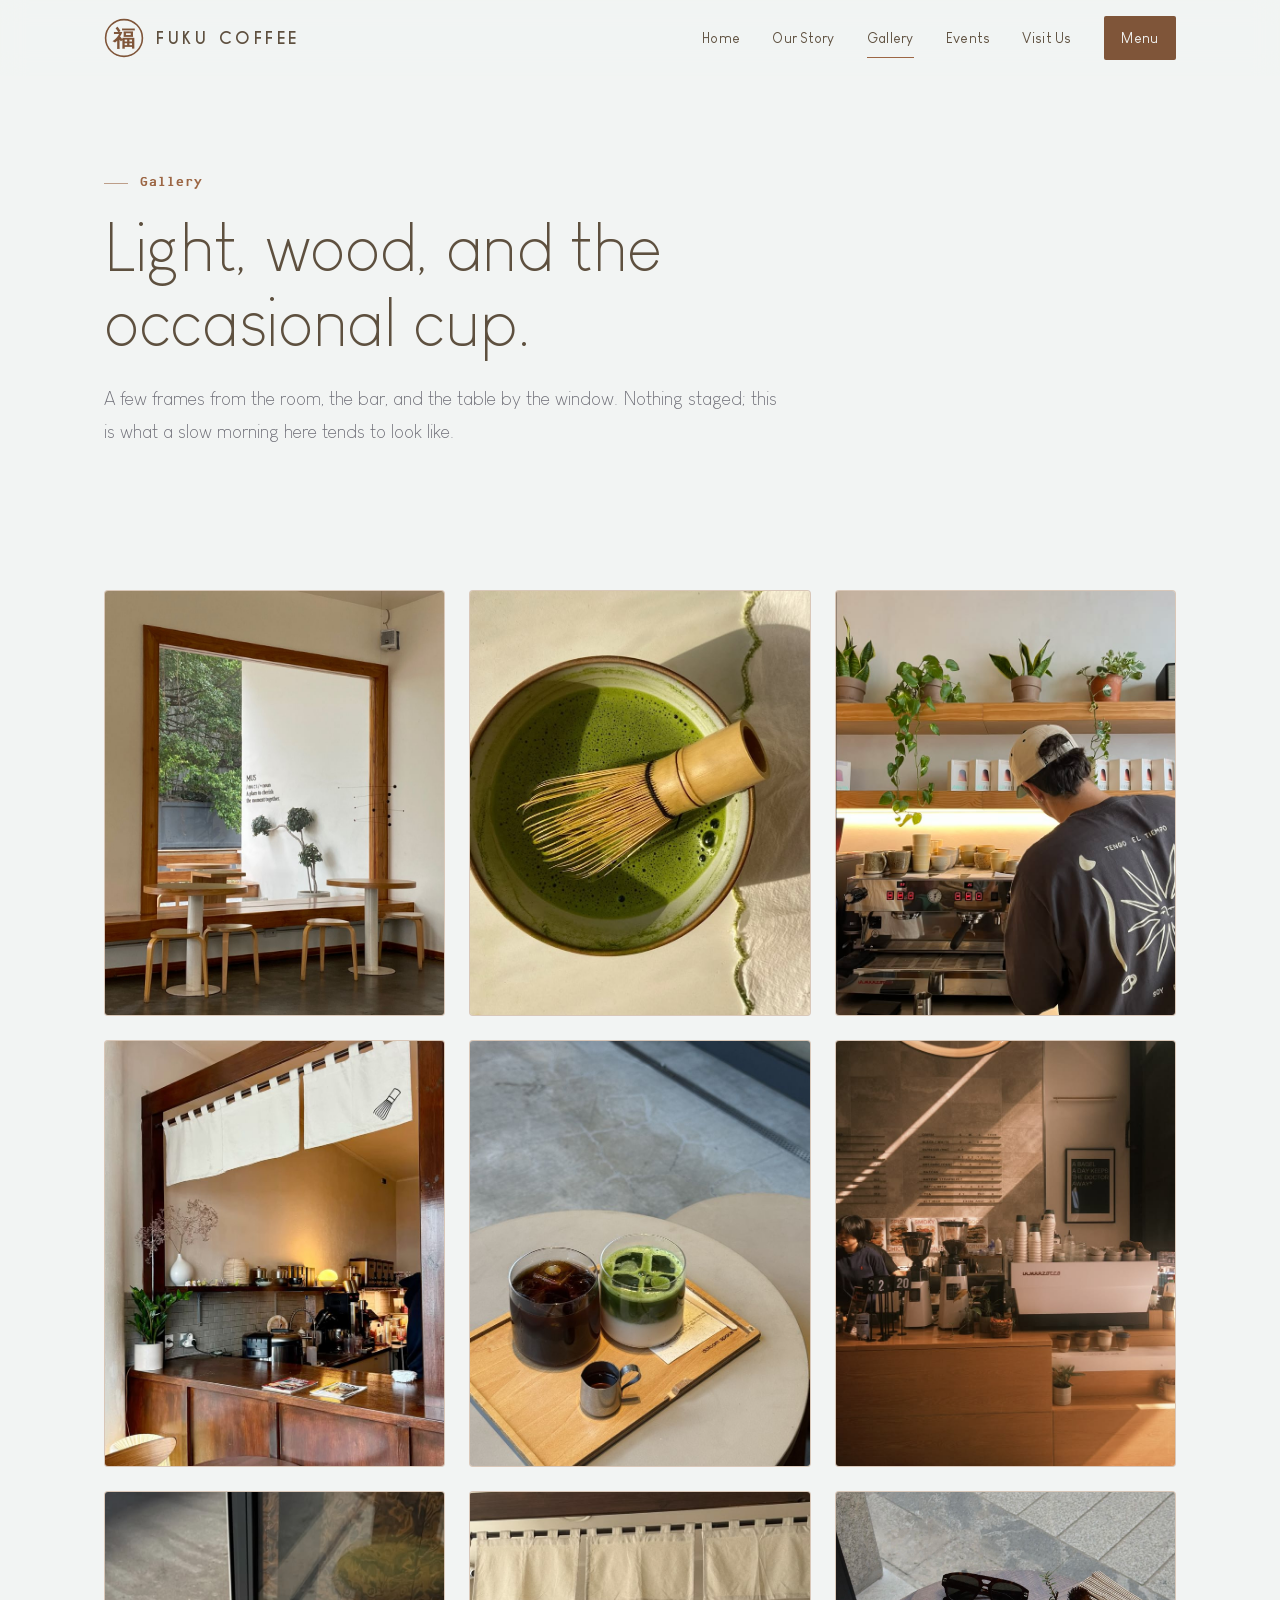
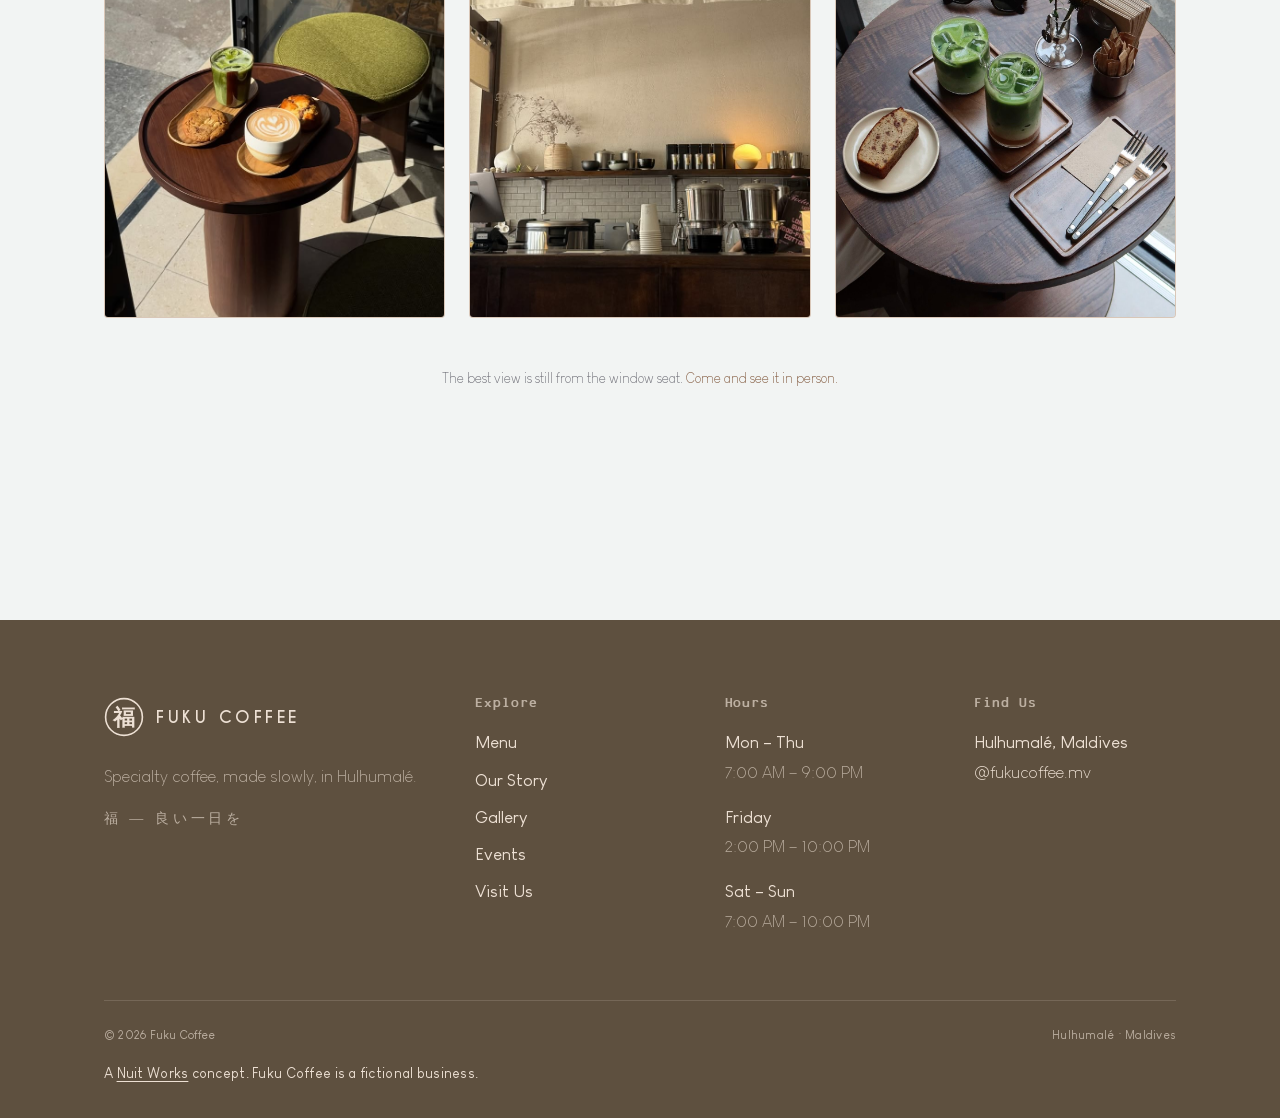
<file: gallery.html>
<!DOCTYPE html>
<html lang="en">
<head>
  <meta charset="UTF-8">
  <meta name="viewport" content="width=device-width, initial-scale=1">
  <title>Gallery — Fuku Coffee</title>
  <meta name="description" content="Photographs from Fuku Coffee in Hulhumalé: the room, the bar, the window seats, and what ends up on the table.">
  <meta name="theme-color" content="#f2f4f3">
  <link rel="canonical" href="https://fukucoffee.nuit.works/gallery.html">
  <meta property="og:type" content="website">
  <meta property="og:site_name" content="Fuku Coffee">
  <meta property="og:title" content="Gallery — Fuku Coffee">
  <meta property="og:description" content="Photographs from Fuku Coffee in Hulhumalé: the room, the bar, the window seats, and what ends up on the table.">
  <meta property="og:image" content="https://fukucoffee.nuit.works/og-image.jpg">
  <meta property="og:image:width" content="1200">
  <meta property="og:image:height" content="630">
  <meta property="og:image:alt" content="Fuku Coffee — specialty coffee in Hulhumalé, Maldives">
  <meta property="og:url" content="https://fukucoffee.nuit.works/gallery.html">
  <meta name="twitter:card" content="summary_large_image">
  <meta name="twitter:title" content="Gallery — Fuku Coffee">
  <meta name="twitter:description" content="Photographs from Fuku Coffee in Hulhumalé: the room, the bar, the window seats, and what ends up on the table.">
  <meta name="twitter:image" content="https://fukucoffee.nuit.works/og-image.jpg">

  <link rel="icon" href="favicon/favicon.ico" sizes="any">
  <link rel="icon" type="image/svg+xml" href="favicon/favicon.svg">
  <link rel="icon" type="image/png" sizes="32x32" href="favicon/favicon-32x32.png">
  <link rel="icon" type="image/png" sizes="16x16" href="favicon/favicon-16x16.png">
  <link rel="apple-touch-icon" sizes="180x180" href="favicon/apple-touch-icon.png">
  <link rel="manifest" href="site.webmanifest">

  <link rel="preload" href="fonts/louis-george-cafe/Louis%20George%20Cafe.ttf" as="font" type="font/ttf" crossorigin>
  <link rel="preload" href="fonts/louis-george-cafe/Louis%20George%20Cafe%20Light.ttf" as="font" type="font/ttf" crossorigin>
  <link rel="preload" href="fonts/caviar-dreams/CaviarDreams_Bold.ttf" as="font" type="font/ttf" crossorigin>
  <link rel="preload" href="fonts/bank-printer/F25_Bank_Printer.otf" as="font" type="font/otf" crossorigin>
  <link rel="stylesheet" href="css/styles.css">
</head>
<body>
  <a class="skip-link" href="#main">Skip to content</a>

  <!-- ======================= HEADER ======================= -->
  <header class="site-header">
    <div class="container site-header__inner">
      <a class="brand" href="index.html" aria-label="Fuku Coffee — home">
        <svg class="mark" viewBox="0 0 100 100" aria-hidden="true" focusable="false">
          <circle cx="50" cy="50" r="46" fill="none" stroke="currentColor" stroke-width="4"/>
          <text x="50" y="52" text-anchor="middle" dominant-baseline="central" font-family="'Yu Mincho','Hiragino Mincho ProN','Noto Serif JP','MS Mincho',serif" font-size="54" font-weight="600" fill="currentColor">福</text>
        </svg>
        <span class="brand__word">Fuku Coffee</span>
      </a>

      <button class="nav-toggle" type="button" aria-controls="site-nav" aria-expanded="false">
        <span class="visually-hidden">Toggle navigation</span>
        <span class="nav-toggle__bars" aria-hidden="true"></span>
      </button>

      <nav class="nav" id="site-nav" aria-label="Primary">
        <ul class="nav__list">
          <li><a class="nav__link" href="index.html">Home</a></li>
          <li><a class="nav__link" href="story.html">Our Story</a></li>
          <li><a class="nav__link" href="gallery.html" aria-current="page">Gallery</a></li>
          <li><a class="nav__link" href="events.html">Events</a></li>
          <li><a class="nav__link" href="visit.html">Visit Us</a></li>
          <li><a class="nav__link nav__link--primary" href="menu.html">Menu</a></li>
        </ul>
      </nav>
    </div>
  </header>

  <main id="main">

    <!-- ======================= PAGE HEAD ======================= -->
    <section class="page-head" aria-labelledby="gallery-title">
      <div class="container reveal">
        <p class="eyebrow">Gallery</p>
        <h1 id="gallery-title">Light, wood, and the occasional cup.</h1>
        <p class="lede">A few frames from the room, the bar, and the table by the window. Nothing staged; this is what a slow morning here tends to look like.</p>
      </div>
    </section>

    <!-- ======================= GALLERY GRID ======================= -->
    <!--
      To add a photo: drop it in images/gallery/, then add a tile:
        <li class="gallery-tile reveal">
          <figure><img src="images/gallery/your-photo.jpg" alt="Describe it" loading="lazy" width="736" height="981"><figcaption>Short caption</figcaption></figure>
        </li>
      Tiles keep a 4:5 ratio and crop with object-fit: cover.
    -->
    <section class="section--sm" aria-label="Photo gallery">
      <div class="container">
        <ul class="gallery-grid">
          <li class="gallery-tile reveal">
            <figure>
              <img src="images/gallery/01-window-seating.jpg" alt="A tall teak-framed window looking onto green trees, with a low wooden bench, two round tables and pale stools set in front of it." loading="lazy" width="900" height="1200">
              <figcaption>The window seats</figcaption>
            </figure>
          </li>
          <li class="gallery-tile reveal" data-delay="1">
            <figure>
              <img src="images/gallery/02-matcha-whisk.jpg" alt="A bamboo whisk resting in a ceramic bowl of freshly whisked matcha, bright green with fine foam, on a white linen cloth." loading="lazy" width="736" height="981">
              <figcaption>Matcha, whisked to order</figcaption>
            </figure>
          </li>
          <li class="gallery-tile reveal" data-delay="2">
            <figure>
              <img src="images/gallery/03-barista-at-machine.jpg" alt="A barista in a cap, seen from behind, working at the espresso machine beneath a wooden shelf of trailing plants and stacked cups." loading="lazy" width="736" height="978">
              <figcaption>On the bar</figcaption>
            </figure>
          </li>
          <li class="gallery-tile reveal">
            <figure>
              <img src="images/gallery/04-noren-counter.jpg" alt="A dark wooden counter beneath a white noren curtain, with a small vase of dried flowers, a paper lantern and a shelf of ceramics behind the bar." loading="lazy" width="736" height="981">
              <figcaption>Under the noren</figcaption>
            </figure>
          </li>
          <li class="gallery-tile reveal" data-delay="1">
            <figure>
              <img src="images/gallery/05-iced-coffee-and-matcha.jpg" alt="An iced black coffee and an iced matcha latte in short glasses on a wooden tray, with a small steel jug of espresso beside them." loading="lazy" width="736" height="981">
              <figcaption>Iced, for the afternoon</figcaption>
            </figure>
          </li>
          <li class="gallery-tile reveal" data-delay="2">
            <figure>
              <img src="images/gallery/06-sunlit-bar.jpg" alt="Late sun striping a stone wall above the bar, where a barista works beside two grinders, a white espresso machine and rows of stacked cups." loading="lazy" width="736" height="981">
              <figcaption>Four o'clock light</figcaption>
            </figure>
          </li>
          <li class="gallery-tile reveal">
            <figure>
              <img src="images/gallery/07-window-table.jpg" alt="A small round walnut table in the window with a flat white, an iced matcha, a cookie and a muffin on wooden trays, beside a green upholstered stool." loading="lazy" width="736" height="981">
              <figcaption>Table for one</figcaption>
            </figure>
          </li>
          <li class="gallery-tile reveal" data-delay="1">
            <figure>
              <img src="images/gallery/08-counter-curtains.jpg" alt="White linen curtains hung along a beam above a plaster wall, a shelf of ceramics and a glowing lamp, and two steel brewers on the counter below." loading="lazy" width="736" height="981">
              <figcaption>Morning, before opening</figcaption>
            </figure>
          </li>
          <li class="gallery-tile reveal" data-delay="2">
            <figure>
              <img src="images/gallery/09-matcha-and-banana-bread.jpg" alt="Seen from above: two iced matcha lattes on a wooden tray, a slice of banana bread on a cream plate, sunglasses and cutlery on a round dark-wood table." loading="lazy" width="1179" height="2048">
              <figcaption>Matcha and banana bread</figcaption>
            </figure>
          </li>
        </ul>

        <p class="muted text-center reveal" style="margin-top: var(--space-7); font-size: var(--text-sm); font-weight: 300;">
          The best view is still from the window seat. <a href="visit.html">Come and see it in person.</a>
        </p>
      </div>
    </section>

    <div class="section--sm" aria-hidden="true"></div>

  </main>

  <!-- ======================= FOOTER ======================= -->
  <footer class="site-footer">
    <div class="container">
      <div class="site-footer__grid">
        <div>
          <a class="brand" href="index.html" aria-label="Fuku Coffee — home">
            <svg class="mark" viewBox="0 0 100 100" aria-hidden="true" focusable="false">
              <circle cx="50" cy="50" r="46" fill="none" stroke="currentColor" stroke-width="4"/>
              <text x="50" y="52" text-anchor="middle" dominant-baseline="central" font-family="'Yu Mincho','Hiragino Mincho ProN','Noto Serif JP','MS Mincho',serif" font-size="54" font-weight="600" fill="currentColor">福</text>
            </svg>
            <span class="brand__word">Fuku Coffee</span>
          </a>
          <p class="site-footer__tag">Specialty coffee, made slowly, in Hulhumalé.</p>
          <p class="site-footer__kana" lang="ja">福 — 良い一日を</p>
        </div>

        <div>
          <h2>Explore</h2>
          <ul>
            <li><a href="menu.html">Menu</a></li>
            <li><a href="story.html">Our Story</a></li>
            <li><a href="gallery.html">Gallery</a></li>
            <li><a href="events.html">Events</a></li>
            <li><a href="visit.html">Visit Us</a></li>
          </ul>
        </div>

        <div>
          <h2>Hours</h2>
          <!-- Placeholder hours — mirror any change in visit.html -->
          <p class="site-footer__meta"><strong>Mon – Thu</strong><br>7:00 AM – 9:00 PM</p>
          <p class="site-footer__meta"><strong>Friday</strong><br>2:00 PM – 10:00 PM</p>
          <p class="site-footer__meta"><strong>Sat – Sun</strong><br>7:00 AM – 10:00 PM</p>
        </div>

        <div>
          <h2>Find Us</h2>
          <address class="site-footer__meta">
            <strong>Hulhumalé, Maldives</strong><br>
            <!-- Placeholder handle — update when the real account exists -->
            <a href="https://www.instagram.com/" target="_blank" rel="noopener noreferrer">@fukucoffee.mv</a>
          </address>
        </div>
      </div>

      <div class="site-footer__bottom">
        <span>© <span data-year>2026</span> Fuku Coffee</span>
        <span>Hulhumalé · Maldives</span>
      </div>
      <p class="site-footer__concept">A <a href="https://nuit.works" target="_blank" rel="noopener">Nuit Works</a> concept. Fuku Coffee is a fictional business.</p>
    </div>
  </footer>

  <script src="js/main.js"></script>
</body>
</html>
</file>
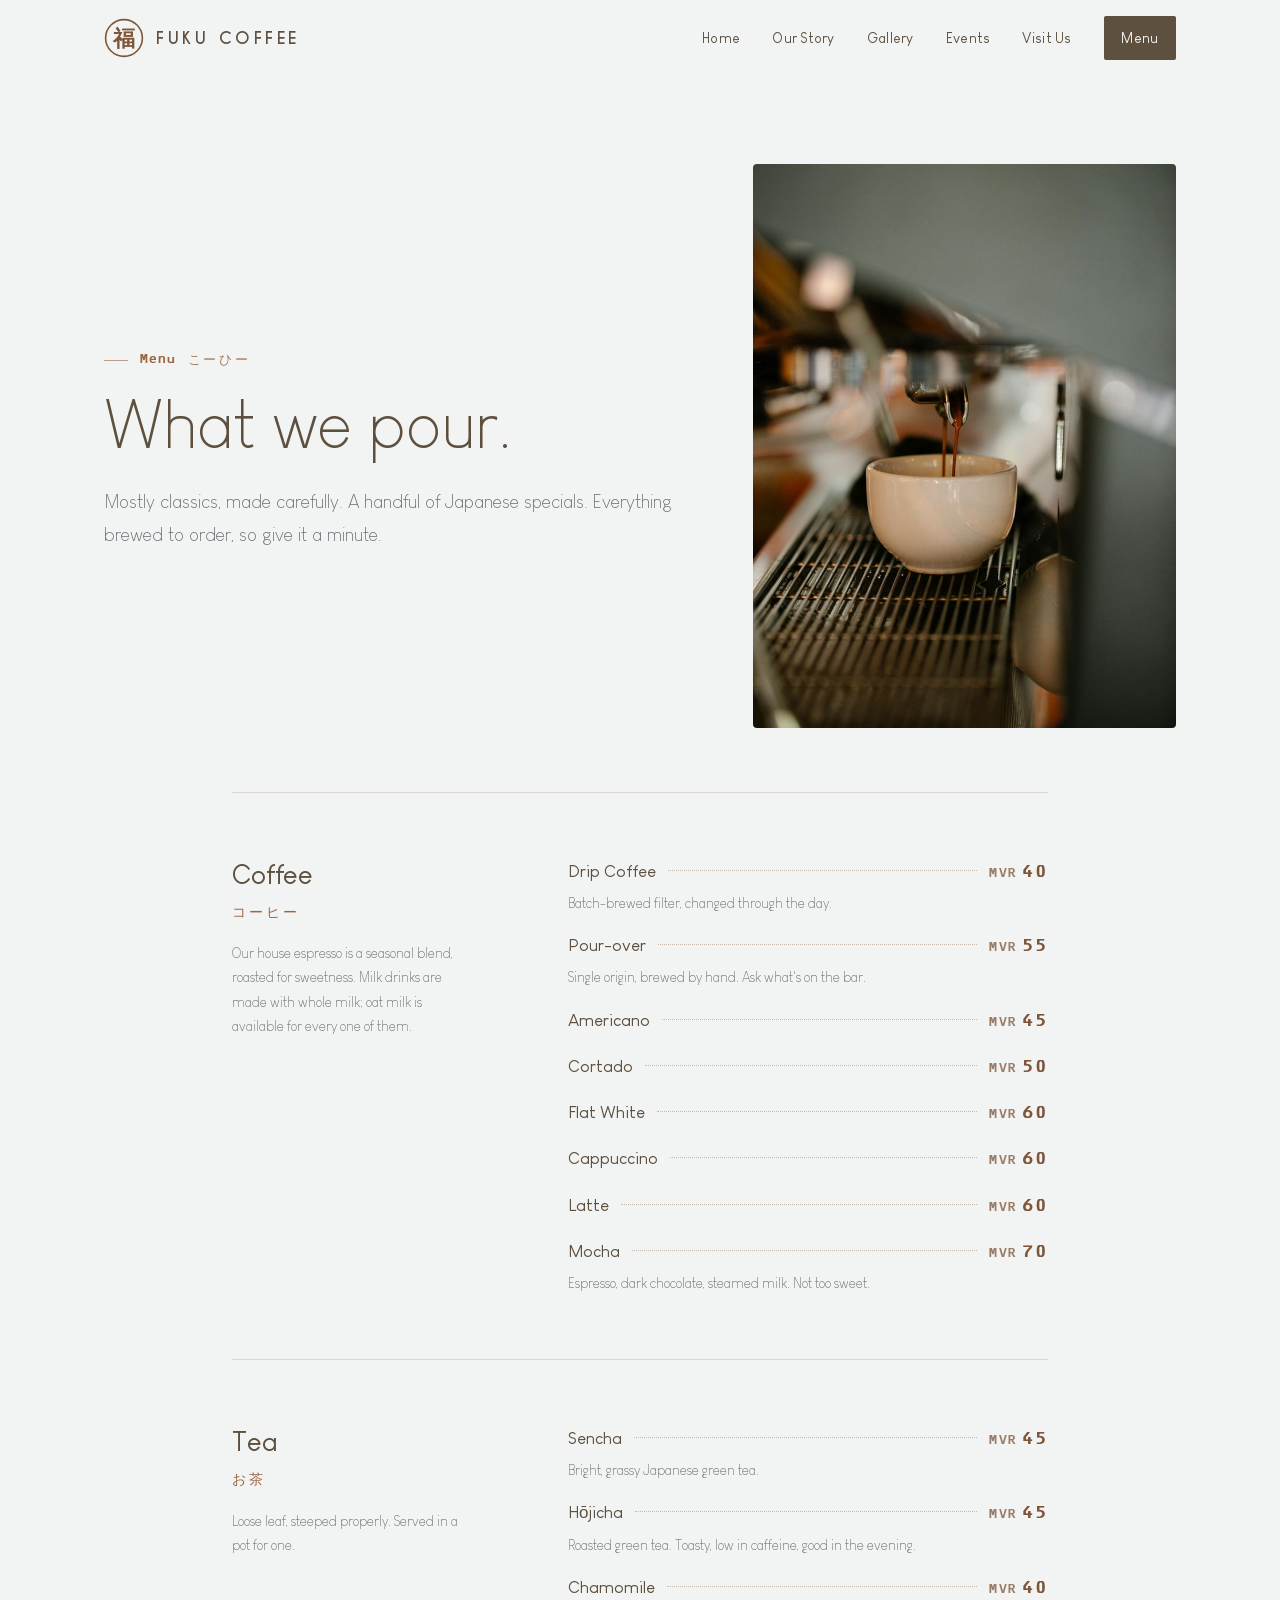
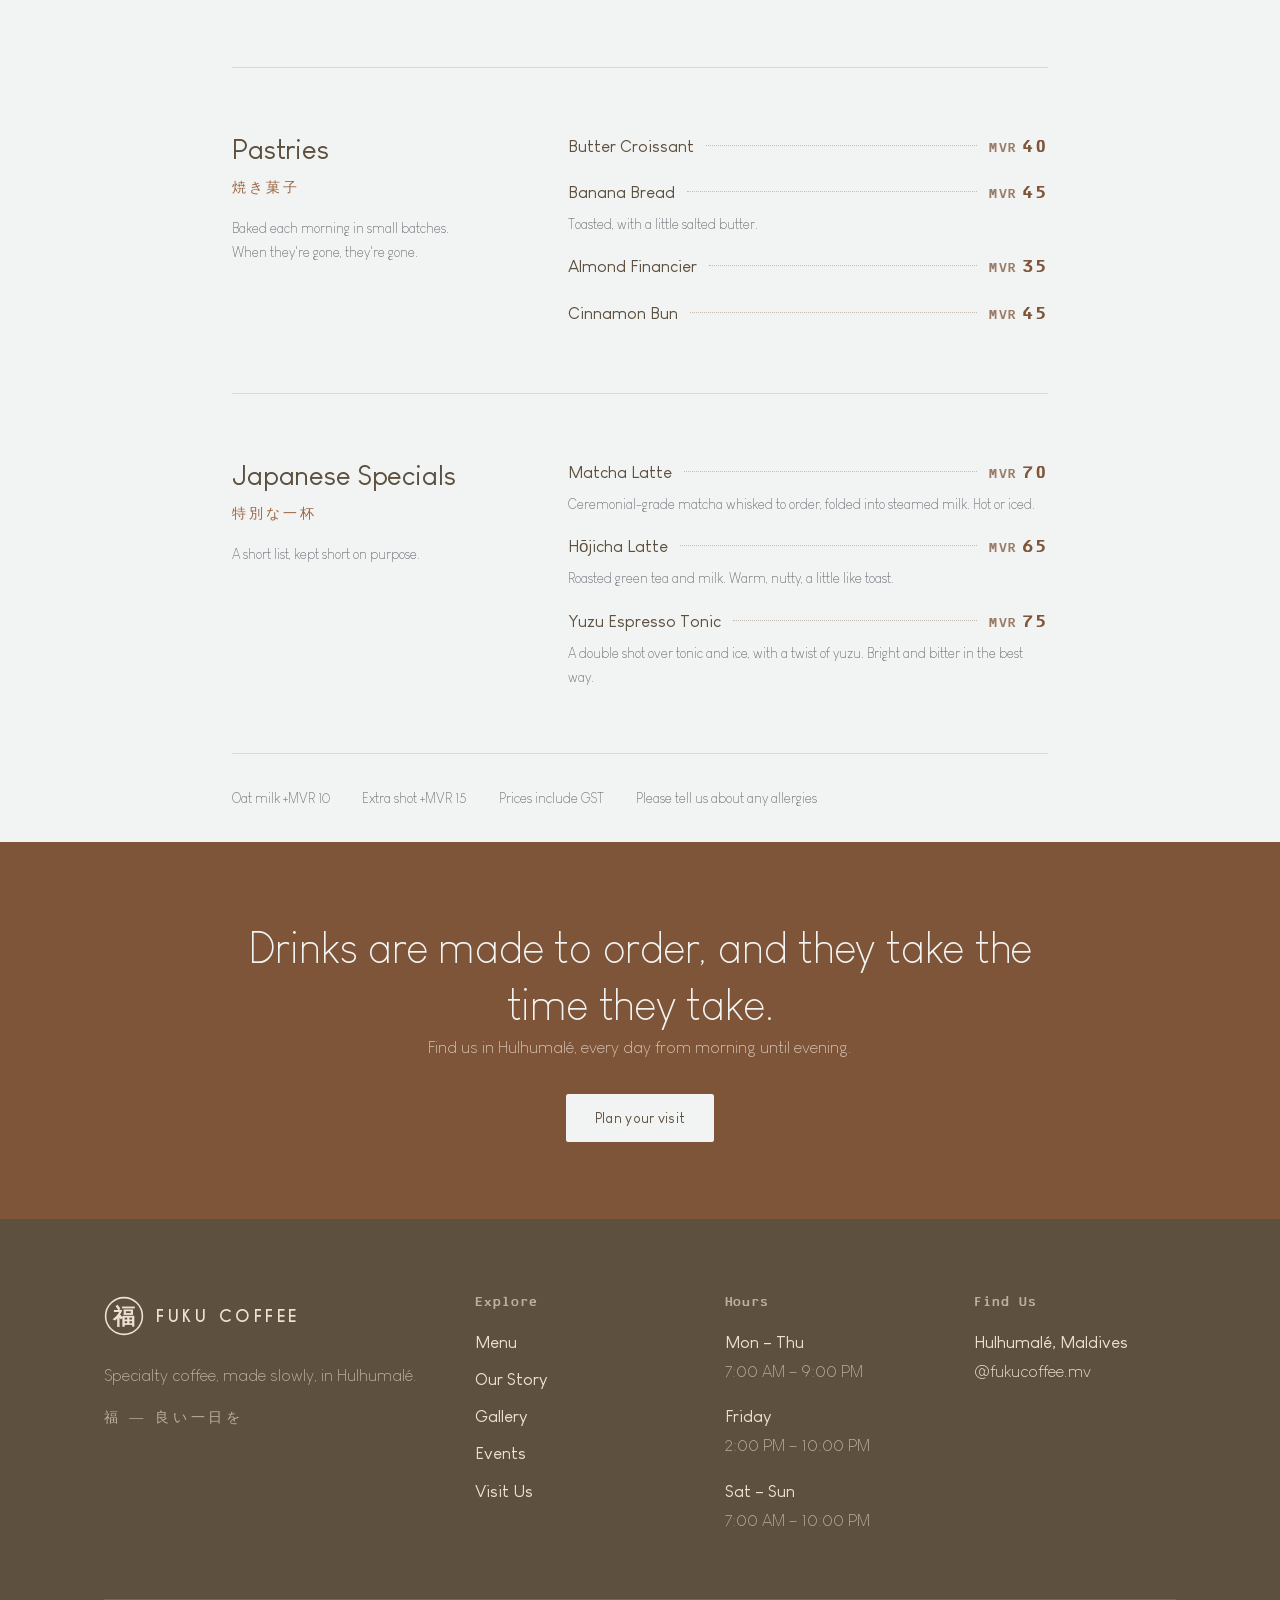
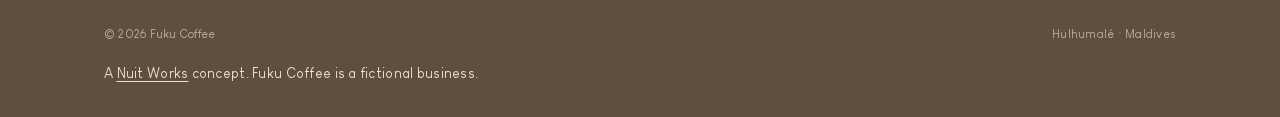
<file: menu.html>
<!DOCTYPE html>
<html lang="en">
<head>
  <meta charset="UTF-8">
  <meta name="viewport" content="width=device-width, initial-scale=1">
  <title>Menu — Fuku Coffee</title>
  <meta name="description" content="The Fuku Coffee menu: classic espresso drinks, hand-brewed filter coffee, teas, pastries, and a few Japanese specials. All prices in MVR.">
  <meta name="theme-color" content="#f2f4f3">
  <link rel="canonical" href="https://fukucoffee.nuit.works/menu.html">
  <meta property="og:type" content="website">
  <meta property="og:site_name" content="Fuku Coffee">
  <meta property="og:title" content="Menu — Fuku Coffee">
  <meta property="og:description" content="The Fuku Coffee menu: classic espresso drinks, hand-brewed filter coffee, teas, pastries, and a few Japanese specials. All prices in MVR.">
  <meta property="og:image" content="https://fukucoffee.nuit.works/og-image.jpg">
  <meta property="og:image:width" content="1200">
  <meta property="og:image:height" content="630">
  <meta property="og:image:alt" content="Fuku Coffee — specialty coffee in Hulhumalé, Maldives">
  <meta property="og:url" content="https://fukucoffee.nuit.works/menu.html">
  <meta name="twitter:card" content="summary_large_image">
  <meta name="twitter:title" content="Menu — Fuku Coffee">
  <meta name="twitter:description" content="The Fuku Coffee menu: classic espresso drinks, hand-brewed filter coffee, teas, pastries, and a few Japanese specials. All prices in MVR.">
  <meta name="twitter:image" content="https://fukucoffee.nuit.works/og-image.jpg">

  <link rel="icon" href="favicon/favicon.ico" sizes="any">
  <link rel="icon" type="image/svg+xml" href="favicon/favicon.svg">
  <link rel="icon" type="image/png" sizes="32x32" href="favicon/favicon-32x32.png">
  <link rel="icon" type="image/png" sizes="16x16" href="favicon/favicon-16x16.png">
  <link rel="apple-touch-icon" sizes="180x180" href="favicon/apple-touch-icon.png">
  <link rel="manifest" href="site.webmanifest">

  <link rel="preload" href="fonts/louis-george-cafe/Louis%20George%20Cafe.ttf" as="font" type="font/ttf" crossorigin>
  <link rel="preload" href="fonts/louis-george-cafe/Louis%20George%20Cafe%20Light.ttf" as="font" type="font/ttf" crossorigin>
  <link rel="preload" href="fonts/caviar-dreams/CaviarDreams_Bold.ttf" as="font" type="font/ttf" crossorigin>
  <link rel="preload" href="fonts/bank-printer/F25_Bank_Printer.otf" as="font" type="font/otf" crossorigin>
  <link rel="stylesheet" href="css/styles.css">
</head>
<body>
  <a class="skip-link" href="#main">Skip to content</a>

  <!-- ======================= HEADER ======================= -->
  <header class="site-header">
    <div class="container site-header__inner">
      <a class="brand" href="index.html" aria-label="Fuku Coffee — home">
        <svg class="mark" viewBox="0 0 100 100" aria-hidden="true" focusable="false">
          <circle cx="50" cy="50" r="46" fill="none" stroke="currentColor" stroke-width="4"/>
          <text x="50" y="52" text-anchor="middle" dominant-baseline="central" font-family="'Yu Mincho','Hiragino Mincho ProN','Noto Serif JP','MS Mincho',serif" font-size="54" font-weight="600" fill="currentColor">福</text>
        </svg>
        <span class="brand__word">Fuku Coffee</span>
      </a>

      <button class="nav-toggle" type="button" aria-controls="site-nav" aria-expanded="false">
        <span class="visually-hidden">Toggle navigation</span>
        <span class="nav-toggle__bars" aria-hidden="true"></span>
      </button>

      <nav class="nav" id="site-nav" aria-label="Primary">
        <ul class="nav__list">
          <li><a class="nav__link" href="index.html">Home</a></li>
          <li><a class="nav__link" href="story.html">Our Story</a></li>
          <li><a class="nav__link" href="gallery.html">Gallery</a></li>
          <li><a class="nav__link" href="events.html">Events</a></li>
          <li><a class="nav__link" href="visit.html">Visit Us</a></li>
          <li><a class="nav__link nav__link--primary" href="menu.html" aria-current="page">Menu</a></li>
        </ul>
      </nav>
    </div>
  </header>

  <main id="main">

    <!-- ======================= PAGE HEAD ======================= -->
    <section class="page-head page-head--split" aria-labelledby="menu-title">
      <div class="container">
        <div class="reveal">
          <p class="eyebrow">Menu <span class="jp" lang="ja">こーひー</span></p>
          <h1 id="menu-title">What we pour.</h1>
          <p class="lede">Mostly classics, made carefully. A handful of Japanese specials. Everything brewed to order, so give it a minute.</p>
        </div>
        <div class="frame frame--tall reveal" data-delay="1">
          <img src="images/espresso-pull.jpg"
               alt="A double espresso pulling from the group head of the machine into a small pale ceramic cup, the crema falling in two thin ribbons."
               width="736" height="1104"
               loading="lazy">
        </div>
      </div>
    </section>

    <!-- ======================= MENU ======================= -->
    <div class="container container--narrow" style="max-width: 58rem;">

      <!-- Coffee -->
      <section class="menu-section reveal" aria-labelledby="menu-coffee">
        <div class="menu-section__head">
          <h2 id="menu-coffee">Coffee</h2>
          <span class="jp" lang="ja">コーヒー</span>
          <p class="menu-section__note">Our house espresso is a seasonal blend, roasted for sweetness. Milk drinks are made with whole milk; oat milk is available for every one of them.</p>
        </div>
        <ul class="menu-list">
          <li class="menu-item">
            <div class="menu-item__line">
              <span class="menu-item__name">Drip Coffee</span>
              <span class="leader" aria-hidden="true"></span>
              <span class="price"><small>MVR</small>40</span>
            </div>
            <p class="menu-item__desc">Batch-brewed filter, changed through the day.</p>
          </li>
          <li class="menu-item">
            <div class="menu-item__line">
              <span class="menu-item__name">Pour-over</span>
              <span class="leader" aria-hidden="true"></span>
              <span class="price"><small>MVR</small>55</span>
            </div>
            <p class="menu-item__desc">Single origin, brewed by hand. Ask what's on the bar.</p>
          </li>
          <li class="menu-item">
            <div class="menu-item__line">
              <span class="menu-item__name">Americano</span>
              <span class="leader" aria-hidden="true"></span>
              <span class="price"><small>MVR</small>45</span>
            </div>
          </li>
          <li class="menu-item">
            <div class="menu-item__line">
              <span class="menu-item__name">Cortado</span>
              <span class="leader" aria-hidden="true"></span>
              <span class="price"><small>MVR</small>50</span>
            </div>
          </li>
          <li class="menu-item">
            <div class="menu-item__line">
              <span class="menu-item__name">Flat White</span>
              <span class="leader" aria-hidden="true"></span>
              <span class="price"><small>MVR</small>60</span>
            </div>
          </li>
          <li class="menu-item">
            <div class="menu-item__line">
              <span class="menu-item__name">Cappuccino</span>
              <span class="leader" aria-hidden="true"></span>
              <span class="price"><small>MVR</small>60</span>
            </div>
          </li>
          <li class="menu-item">
            <div class="menu-item__line">
              <span class="menu-item__name">Latte</span>
              <span class="leader" aria-hidden="true"></span>
              <span class="price"><small>MVR</small>60</span>
            </div>
          </li>
          <li class="menu-item">
            <div class="menu-item__line">
              <span class="menu-item__name">Mocha</span>
              <span class="leader" aria-hidden="true"></span>
              <span class="price"><small>MVR</small>70</span>
            </div>
            <p class="menu-item__desc">Espresso, dark chocolate, steamed milk. Not too sweet.</p>
          </li>
        </ul>
      </section>

      <!-- Tea -->
      <section class="menu-section reveal" aria-labelledby="menu-tea">
        <div class="menu-section__head">
          <h2 id="menu-tea">Tea</h2>
          <span class="jp" lang="ja">お茶</span>
          <p class="menu-section__note">Loose leaf, steeped properly. Served in a pot for one.</p>
        </div>
        <ul class="menu-list">
          <li class="menu-item">
            <div class="menu-item__line">
              <span class="menu-item__name">Sencha</span>
              <span class="leader" aria-hidden="true"></span>
              <span class="price"><small>MVR</small>45</span>
            </div>
            <p class="menu-item__desc">Bright, grassy Japanese green tea.</p>
          </li>
          <li class="menu-item">
            <div class="menu-item__line">
              <span class="menu-item__name">Hōjicha</span>
              <span class="leader" aria-hidden="true"></span>
              <span class="price"><small>MVR</small>45</span>
            </div>
            <p class="menu-item__desc">Roasted green tea. Toasty, low in caffeine, good in the evening.</p>
          </li>
          <li class="menu-item">
            <div class="menu-item__line">
              <span class="menu-item__name">Chamomile</span>
              <span class="leader" aria-hidden="true"></span>
              <span class="price"><small>MVR</small>40</span>
            </div>
          </li>
        </ul>
      </section>

      <!-- Pastries -->
      <section class="menu-section reveal" aria-labelledby="menu-pastries">
        <div class="menu-section__head">
          <h2 id="menu-pastries">Pastries</h2>
          <span class="jp" lang="ja">焼き菓子</span>
          <p class="menu-section__note">Baked each morning in small batches. When they're gone, they're gone.</p>
        </div>
        <ul class="menu-list">
          <li class="menu-item">
            <div class="menu-item__line">
              <span class="menu-item__name">Butter Croissant</span>
              <span class="leader" aria-hidden="true"></span>
              <span class="price"><small>MVR</small>40</span>
            </div>
          </li>
          <li class="menu-item">
            <div class="menu-item__line">
              <span class="menu-item__name">Banana Bread</span>
              <span class="leader" aria-hidden="true"></span>
              <span class="price"><small>MVR</small>45</span>
            </div>
            <p class="menu-item__desc">Toasted, with a little salted butter.</p>
          </li>
          <li class="menu-item">
            <div class="menu-item__line">
              <span class="menu-item__name">Almond Financier</span>
              <span class="leader" aria-hidden="true"></span>
              <span class="price"><small>MVR</small>35</span>
            </div>
          </li>
          <li class="menu-item">
            <div class="menu-item__line">
              <span class="menu-item__name">Cinnamon Bun</span>
              <span class="leader" aria-hidden="true"></span>
              <span class="price"><small>MVR</small>45</span>
            </div>
          </li>
        </ul>
      </section>

      <!-- Japanese Specials -->
      <section class="menu-section reveal" aria-labelledby="menu-specials">
        <div class="menu-section__head">
          <h2 id="menu-specials">Japanese Specials</h2>
          <span class="jp" lang="ja">特別な一杯</span>
          <p class="menu-section__note">A short list, kept short on purpose.</p>
        </div>
        <ul class="menu-list">
          <li class="menu-item">
            <div class="menu-item__line">
              <span class="menu-item__name">Matcha Latte</span>
              <span class="leader" aria-hidden="true"></span>
              <span class="price"><small>MVR</small>70</span>
            </div>
            <p class="menu-item__desc">Ceremonial-grade matcha whisked to order, folded into steamed milk. Hot or iced.</p>
          </li>
          <li class="menu-item">
            <div class="menu-item__line">
              <span class="menu-item__name">Hōjicha Latte</span>
              <span class="leader" aria-hidden="true"></span>
              <span class="price"><small>MVR</small>65</span>
            </div>
            <p class="menu-item__desc">Roasted green tea and milk. Warm, nutty, a little like toast.</p>
          </li>
          <li class="menu-item">
            <div class="menu-item__line">
              <span class="menu-item__name">Yuzu Espresso Tonic</span>
              <span class="leader" aria-hidden="true"></span>
              <span class="price"><small>MVR</small>75</span>
            </div>
            <p class="menu-item__desc">A double shot over tonic and ice, with a twist of yuzu. Bright and bitter in the best way.</p>
          </li>
        </ul>
      </section>

      <div class="menu-footnote reveal">
        <span>Oat milk +MVR 10</span>
        <span>Extra shot +MVR 15</span>
        <span>Prices include GST</span>
        <span>Please tell us about any allergies</span>
      </div>
    </div>

    <!-- ======================= CTA ======================= -->
    <section class="cta-band" aria-labelledby="menu-cta">
      <div class="container reveal">
        <h2 id="menu-cta">Drinks are made to order, and they take the time they take.</h2>
        <p>Find us in Hulhumalé, every day from morning until evening.</p>
        <div class="btn-row">
          <a class="btn btn--light" href="visit.html">Plan your visit</a>
        </div>
      </div>
    </section>

  </main>

  <!-- ======================= FOOTER ======================= -->
  <footer class="site-footer">
    <div class="container">
      <div class="site-footer__grid">
        <div>
          <a class="brand" href="index.html" aria-label="Fuku Coffee — home">
            <svg class="mark" viewBox="0 0 100 100" aria-hidden="true" focusable="false">
              <circle cx="50" cy="50" r="46" fill="none" stroke="currentColor" stroke-width="4"/>
              <text x="50" y="52" text-anchor="middle" dominant-baseline="central" font-family="'Yu Mincho','Hiragino Mincho ProN','Noto Serif JP','MS Mincho',serif" font-size="54" font-weight="600" fill="currentColor">福</text>
            </svg>
            <span class="brand__word">Fuku Coffee</span>
          </a>
          <p class="site-footer__tag">Specialty coffee, made slowly, in Hulhumalé.</p>
          <p class="site-footer__kana" lang="ja">福 — 良い一日を</p>
        </div>

        <div>
          <h2>Explore</h2>
          <ul>
            <li><a href="menu.html">Menu</a></li>
            <li><a href="story.html">Our Story</a></li>
            <li><a href="gallery.html">Gallery</a></li>
            <li><a href="events.html">Events</a></li>
            <li><a href="visit.html">Visit Us</a></li>
          </ul>
        </div>

        <div>
          <h2>Hours</h2>
          <!-- Placeholder hours — mirror any change in visit.html -->
          <p class="site-footer__meta"><strong>Mon – Thu</strong><br>7:00 AM – 9:00 PM</p>
          <p class="site-footer__meta"><strong>Friday</strong><br>2:00 PM – 10:00 PM</p>
          <p class="site-footer__meta"><strong>Sat – Sun</strong><br>7:00 AM – 10:00 PM</p>
        </div>

        <div>
          <h2>Find Us</h2>
          <address class="site-footer__meta">
            <strong>Hulhumalé, Maldives</strong><br>
            <!-- Placeholder handle — update when the real account exists -->
            <a href="https://www.instagram.com/" target="_blank" rel="noopener noreferrer">@fukucoffee.mv</a>
          </address>
        </div>
      </div>

      <div class="site-footer__bottom">
        <span>© <span data-year>2026</span> Fuku Coffee</span>
        <span>Hulhumalé · Maldives</span>
      </div>
      <p class="site-footer__concept">A <a href="https://nuit.works" target="_blank" rel="noopener">Nuit Works</a> concept. Fuku Coffee is a fictional business.</p>
    </div>
  </footer>

  <script src="js/main.js"></script>
</body>
</html>
</file>
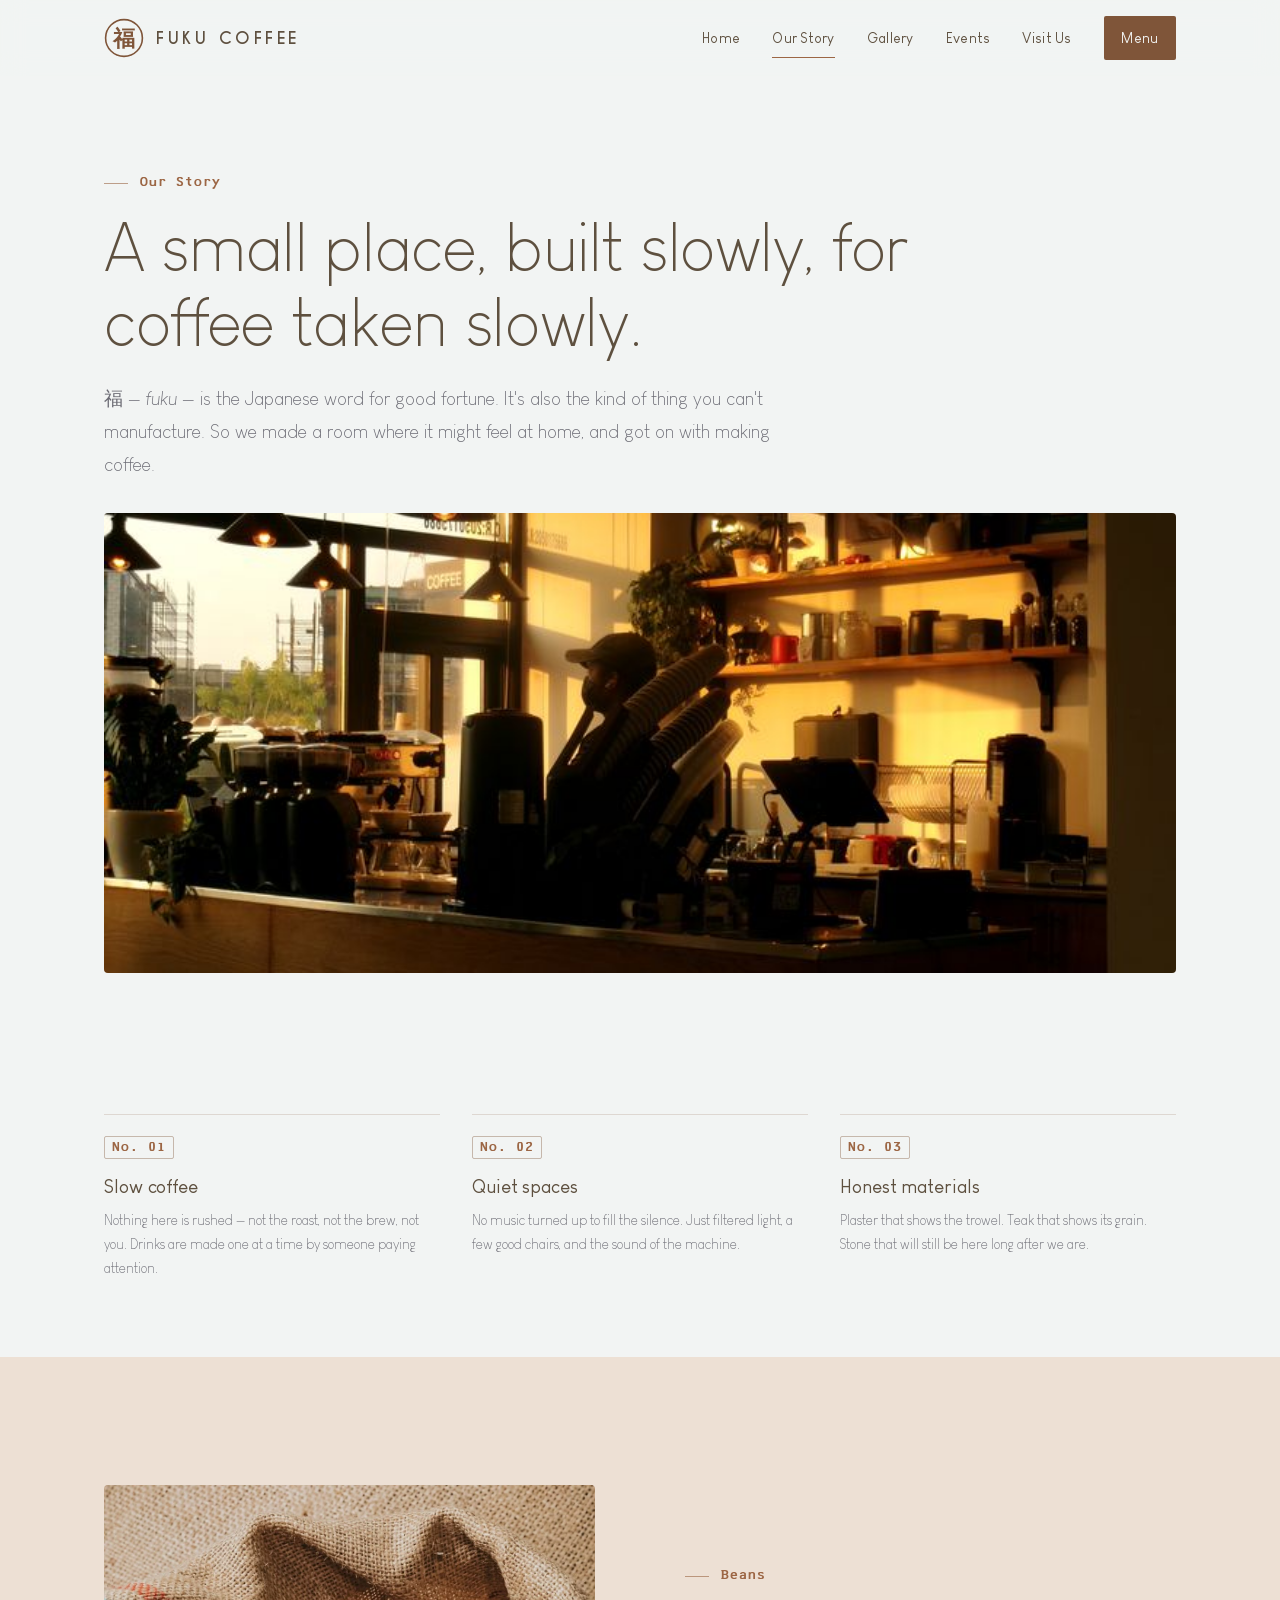
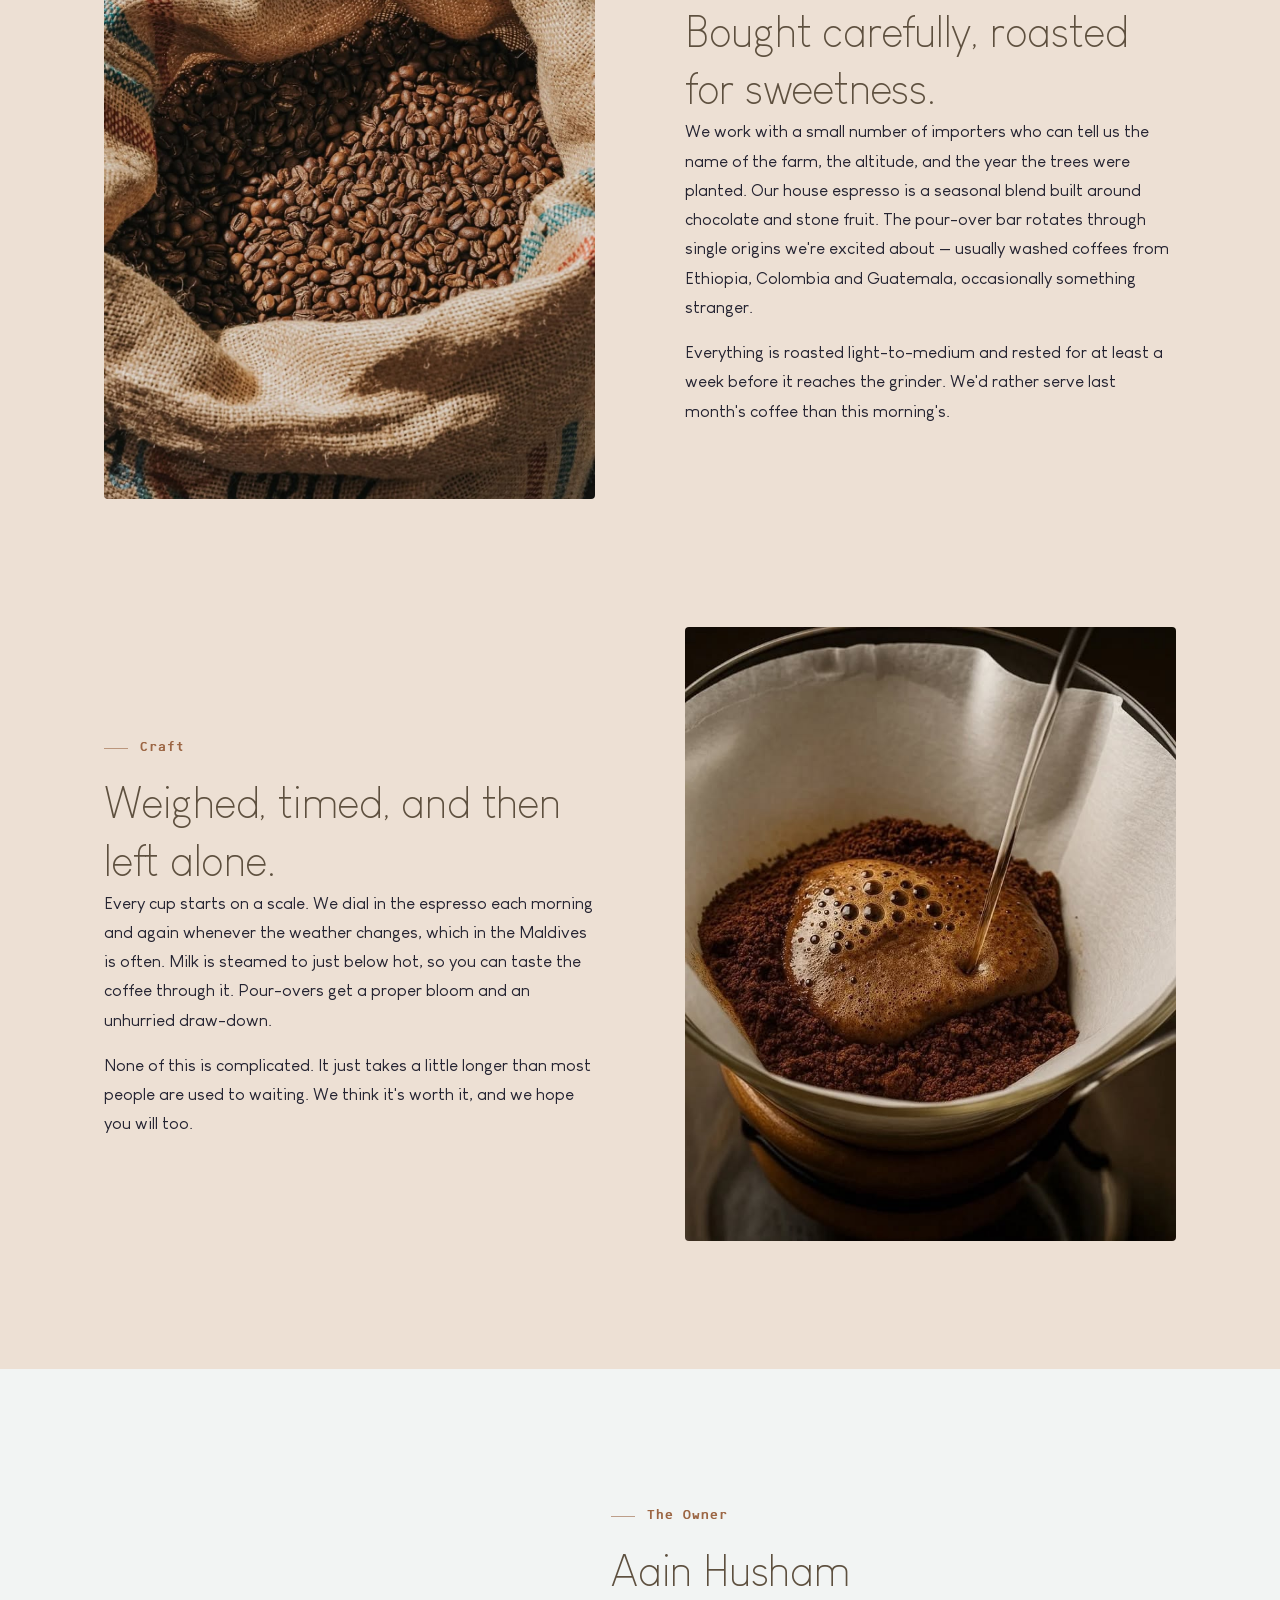
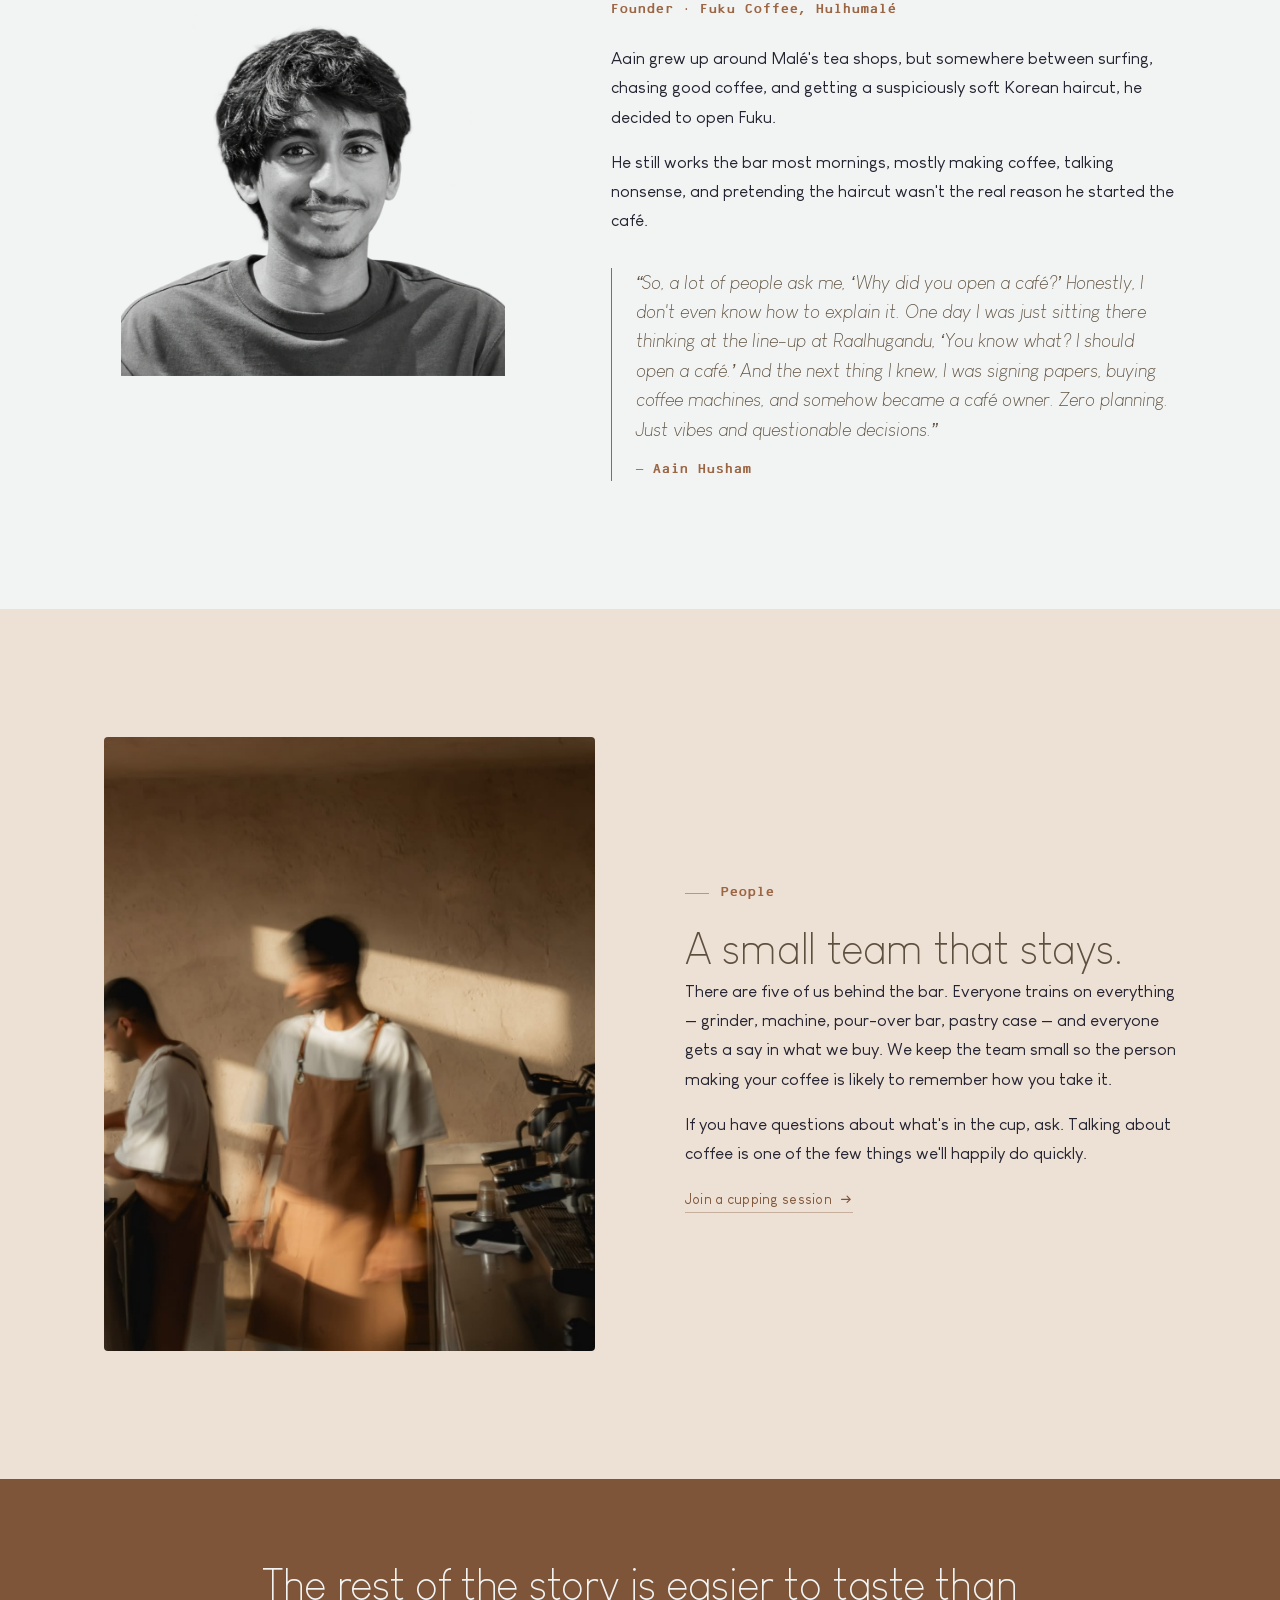
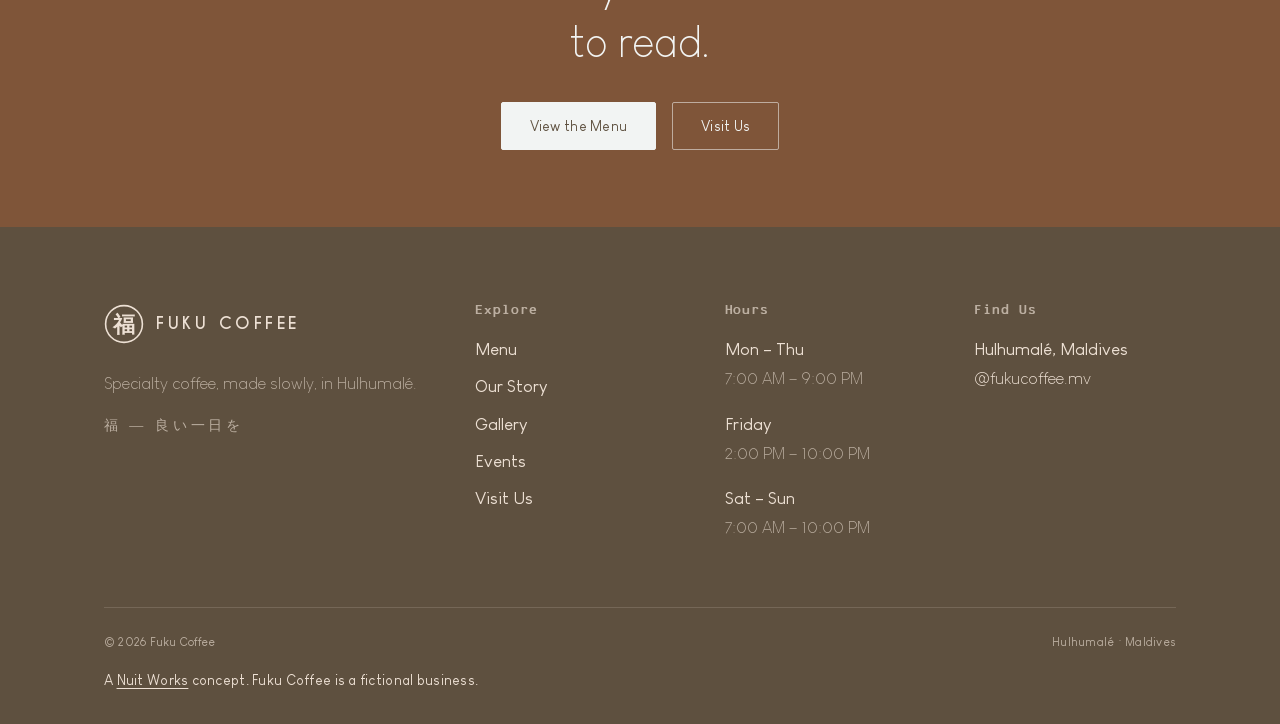
<file: story.html>
<!DOCTYPE html>
<html lang="en">
<head>
  <meta charset="UTF-8">
  <meta name="viewport" content="width=device-width, initial-scale=1">
  <title>Our Story — Fuku Coffee</title>
  <meta name="description" content="Why Fuku Coffee exists: slow coffee, quiet spaces, and honest materials. How we source our beans, how we brew, and the people behind the bar.">
  <meta name="theme-color" content="#f2f4f3">
  <link rel="canonical" href="https://fukucoffee.nuit.works/story.html">
  <meta property="og:type" content="website">
  <meta property="og:site_name" content="Fuku Coffee">
  <meta property="og:title" content="Our Story — Fuku Coffee">
  <meta property="og:description" content="Why Fuku Coffee exists: slow coffee, quiet spaces, and honest materials. How we source our beans, how we brew, and the people behind the bar.">
  <meta property="og:image" content="https://fukucoffee.nuit.works/og-image.jpg">
  <meta property="og:image:width" content="1200">
  <meta property="og:image:height" content="630">
  <meta property="og:image:alt" content="Fuku Coffee — specialty coffee in Hulhumalé, Maldives">
  <meta property="og:url" content="https://fukucoffee.nuit.works/story.html">
  <meta name="twitter:card" content="summary_large_image">
  <meta name="twitter:title" content="Our Story — Fuku Coffee">
  <meta name="twitter:description" content="Why Fuku Coffee exists: slow coffee, quiet spaces, and honest materials. How we source our beans, how we brew, and the people behind the bar.">
  <meta name="twitter:image" content="https://fukucoffee.nuit.works/og-image.jpg">

  <link rel="icon" href="favicon/favicon.ico" sizes="any">
  <link rel="icon" type="image/svg+xml" href="favicon/favicon.svg">
  <link rel="icon" type="image/png" sizes="32x32" href="favicon/favicon-32x32.png">
  <link rel="icon" type="image/png" sizes="16x16" href="favicon/favicon-16x16.png">
  <link rel="apple-touch-icon" sizes="180x180" href="favicon/apple-touch-icon.png">
  <link rel="manifest" href="site.webmanifest">

  <link rel="preload" href="fonts/louis-george-cafe/Louis%20George%20Cafe.ttf" as="font" type="font/ttf" crossorigin>
  <link rel="preload" href="fonts/louis-george-cafe/Louis%20George%20Cafe%20Light.ttf" as="font" type="font/ttf" crossorigin>
  <link rel="preload" href="fonts/caviar-dreams/CaviarDreams_Bold.ttf" as="font" type="font/ttf" crossorigin>
  <link rel="preload" href="fonts/bank-printer/F25_Bank_Printer.otf" as="font" type="font/otf" crossorigin>
  <link rel="stylesheet" href="css/styles.css">
</head>
<body>
  <a class="skip-link" href="#main">Skip to content</a>

  <!-- ======================= HEADER ======================= -->
  <header class="site-header">
    <div class="container site-header__inner">
      <a class="brand" href="index.html" aria-label="Fuku Coffee — home">
        <svg class="mark" viewBox="0 0 100 100" aria-hidden="true" focusable="false">
          <circle cx="50" cy="50" r="46" fill="none" stroke="currentColor" stroke-width="4"/>
          <text x="50" y="52" text-anchor="middle" dominant-baseline="central" font-family="'Yu Mincho','Hiragino Mincho ProN','Noto Serif JP','MS Mincho',serif" font-size="54" font-weight="600" fill="currentColor">福</text>
        </svg>
        <span class="brand__word">Fuku Coffee</span>
      </a>

      <button class="nav-toggle" type="button" aria-controls="site-nav" aria-expanded="false">
        <span class="visually-hidden">Toggle navigation</span>
        <span class="nav-toggle__bars" aria-hidden="true"></span>
      </button>

      <nav class="nav" id="site-nav" aria-label="Primary">
        <ul class="nav__list">
          <li><a class="nav__link" href="index.html">Home</a></li>
          <li><a class="nav__link" href="story.html" aria-current="page">Our Story</a></li>
          <li><a class="nav__link" href="gallery.html">Gallery</a></li>
          <li><a class="nav__link" href="events.html">Events</a></li>
          <li><a class="nav__link" href="visit.html">Visit Us</a></li>
          <li><a class="nav__link nav__link--primary" href="menu.html">Menu</a></li>
        </ul>
      </nav>
    </div>
  </header>

  <main id="main">

    <!-- ======================= OPENER ======================= -->
    <section class="page-head story-opener" aria-labelledby="story-title">
      <div class="container">
        <div class="reveal">
          <p class="eyebrow">Our Story</p>
          <h1 id="story-title">A small place, built slowly, for coffee taken slowly.</h1>
          <p class="lede">福 — <em>fuku</em> — is the Japanese word for good fortune. It's also the kind of thing you can't manufacture. So we made a room where it might feel at home, and got on with making coffee.</p>
        </div>
        <div class="frame frame--band reveal" data-delay="1">
          <img src="images/counter-golden-hour.jpg"
               alt="Golden-hour light pouring through the front windows onto the coffee bar: a barista in a cap works behind the espresso machine, pendant lamps hang overhead, and a wooden shelf of cups and jars runs along the back wall."
               width="736" height="552"
               loading="lazy"
               style="object-position: 50% 52%;">
        </div>
      </div>
    </section>

    <!-- ======================= PHILOSOPHY ======================= -->
    <section class="section--sm" aria-labelledby="values-title">
      <div class="container">
        <h2 id="values-title" class="visually-hidden">What we believe</h2>
        <div class="values">
          <div class="reveal">
            <span class="ticket">No. 01</span>
            <h3>Slow coffee</h3>
            <p>Nothing here is rushed — not the roast, not the brew, not you. Drinks are made one at a time by someone paying attention.</p>
          </div>
          <div class="reveal" data-delay="1">
            <span class="ticket">No. 02</span>
            <h3>Quiet spaces</h3>
            <p>No music turned up to fill the silence. Just filtered light, a few good chairs, and the sound of the machine.</p>
          </div>
          <div class="reveal" data-delay="2">
            <span class="ticket">No. 03</span>
            <h3>Honest materials</h3>
            <p>Plaster that shows the trowel. Teak that shows its grain. Stone that will still be here long after we are.</p>
          </div>
        </div>
      </div>
    </section>

    <!-- ======================= BEANS ======================= -->
    <section class="section section--cream" aria-labelledby="beans-title">
      <div class="container">
        <div class="story-block split">
          <div class="split__media reveal">
            <div class="frame frame--portrait">
              <img src="images/roasted-beans.jpg"
                   alt="An open burlap sack brimming with freshly roasted coffee beans, sunlight catching the folds of the coarse woven fabric."
                   width="1080" height="1440"
                   loading="lazy">
            </div>
          </div>
          <div class="split__body reveal" data-delay="1">
            <p class="eyebrow">Beans</p>
            <h2 id="beans-title">Bought carefully, roasted for sweetness.</h2>
            <p>We work with a small number of importers who can tell us the name of the farm, the altitude, and the year the trees were planted. Our house espresso is a seasonal blend built around chocolate and stone fruit. The pour-over bar rotates through single origins we're excited about — usually washed coffees from Ethiopia, Colombia and Guatemala, occasionally something stranger.</p>
            <p>Everything is roasted light-to-medium and rested for at least a week before it reaches the grinder. We'd rather serve last month's coffee than this morning's.</p>
          </div>
        </div>

        <!-- ======================= CRAFT ======================= -->
        <div class="story-block split split--reverse">
          <div class="split__media reveal">
            <div class="frame frame--portrait">
              <img src="images/pour-over-bloom.jpg"
                   alt="A pour-over in progress: a thin stream of hot water falling onto fresh grounds in a paper filter as the coffee blooms into a foamy, bubbling dome."
                   width="736" height="981"
                   loading="lazy">
            </div>
          </div>
          <div class="split__body reveal" data-delay="1">
            <p class="eyebrow">Craft</p>
            <h2>Weighed, timed, and then left alone.</h2>
            <p>Every cup starts on a scale. We dial in the espresso each morning and again whenever the weather changes, which in the Maldives is often. Milk is steamed to just below hot, so you can taste the coffee through it. Pour-overs get a proper bloom and an unhurried draw-down.</p>
            <p>None of this is complicated. It just takes a little longer than most people are used to waiting. We think it's worth it, and we hope you will too.</p>
          </div>
        </div>
      </div>
    </section>

    <!-- ======================= OWNER ======================= -->
    <section class="section" aria-labelledby="owner-title">
      <div class="container owner">
        <div class="owner__portrait reveal">
          <img src="images/owner-aain-husham.png"
               alt="Black-and-white portrait of Aain Husham, owner of Fuku Coffee, smiling at the camera in a plain crew-neck tee."
               width="900" height="879"
               loading="lazy">
        </div>
        <div class="owner__body reveal" data-delay="1">
          <p class="eyebrow">The Owner</p>
          <h2 id="owner-title">Aain Husham</h2>
          <p class="owner__role">Founder · Fuku Coffee, Hulhumalé</p>
          <p>Aain grew up around Malé's tea shops, but somewhere between surfing, chasing good coffee, and getting a suspiciously soft Korean haircut, he decided to open Fuku.</p>
          <p>He still works the bar most mornings, mostly making coffee, talking nonsense, and pretending the haircut wasn't the real reason he started the café.</p>
          <blockquote class="owner__quote">
            <p>“So, a lot of people ask me, ‘Why did you open a café?’ Honestly, I don't even know how to explain it. One day I was just sitting there thinking at the line-up at Raalhugandu, ‘You know what? I should open a café.’ And the next thing I knew, I was signing papers, buying coffee machines, and somehow became a café owner. Zero planning. Just vibes and questionable decisions.”</p>
            <cite>— Aain Husham</cite>
          </blockquote>
        </div>
      </div>
    </section>

    <!-- ======================= PEOPLE ======================= -->
    <section class="section section--cream" aria-labelledby="people-title">
      <div class="container split">
        <div class="split__media reveal">
          <div class="frame frame--portrait">
            <img src="images/baristas-at-work.jpg"
                 alt="Two baristas in white tees and tan canvas aprons at the espresso bar, softly blurred with motion, warm late-afternoon sun striping the plaster wall behind them."
                 width="1080" height="1346"
                 loading="lazy">
          </div>
        </div>
        <div class="split__body reveal" data-delay="1">
          <p class="eyebrow">People</p>
          <h2 id="people-title">A small team that stays.</h2>
          <p>There are five of us behind the bar. Everyone trains on everything — grinder, machine, pour-over bar, pastry case — and everyone gets a say in what we buy. We keep the team small so the person making your coffee is likely to remember how you take it.</p>
          <p>If you have questions about what's in the cup, ask. Talking about coffee is one of the few things we'll happily do quickly.</p>
          <a class="link" href="events.html">
            Join a cupping session
            <svg viewBox="0 0 16 16" aria-hidden="true" focusable="false"><path d="M2 8h11M9 4l4 4-4 4" fill="none" stroke="currentColor" stroke-width="1.5" stroke-linecap="round" stroke-linejoin="round"/></svg>
          </a>
        </div>
      </div>
    </section>

    <!-- ======================= CTA ======================= -->
    <section class="cta-band" aria-labelledby="story-cta">
      <div class="container reveal">
        <h2 id="story-cta">The rest of the story is easier to taste than to read.</h2>
        <div class="btn-row">
          <a class="btn btn--light" href="menu.html">View the Menu</a>
          <a class="btn btn--outline-light" href="visit.html">Visit Us</a>
        </div>
      </div>
    </section>

  </main>

  <!-- ======================= FOOTER ======================= -->
  <footer class="site-footer">
    <div class="container">
      <div class="site-footer__grid">
        <div>
          <a class="brand" href="index.html" aria-label="Fuku Coffee — home">
            <svg class="mark" viewBox="0 0 100 100" aria-hidden="true" focusable="false">
              <circle cx="50" cy="50" r="46" fill="none" stroke="currentColor" stroke-width="4"/>
              <text x="50" y="52" text-anchor="middle" dominant-baseline="central" font-family="'Yu Mincho','Hiragino Mincho ProN','Noto Serif JP','MS Mincho',serif" font-size="54" font-weight="600" fill="currentColor">福</text>
            </svg>
            <span class="brand__word">Fuku Coffee</span>
          </a>
          <p class="site-footer__tag">Specialty coffee, made slowly, in Hulhumalé.</p>
          <p class="site-footer__kana" lang="ja">福 — 良い一日を</p>
        </div>

        <div>
          <h2>Explore</h2>
          <ul>
            <li><a href="menu.html">Menu</a></li>
            <li><a href="story.html">Our Story</a></li>
            <li><a href="gallery.html">Gallery</a></li>
            <li><a href="events.html">Events</a></li>
            <li><a href="visit.html">Visit Us</a></li>
          </ul>
        </div>

        <div>
          <h2>Hours</h2>
          <!-- Placeholder hours — mirror any change in visit.html -->
          <p class="site-footer__meta"><strong>Mon – Thu</strong><br>7:00 AM – 9:00 PM</p>
          <p class="site-footer__meta"><strong>Friday</strong><br>2:00 PM – 10:00 PM</p>
          <p class="site-footer__meta"><strong>Sat – Sun</strong><br>7:00 AM – 10:00 PM</p>
        </div>

        <div>
          <h2>Find Us</h2>
          <address class="site-footer__meta">
            <strong>Hulhumalé, Maldives</strong><br>
            <!-- Placeholder handle — update when the real account exists -->
            <a href="https://www.instagram.com/" target="_blank" rel="noopener noreferrer">@fukucoffee.mv</a>
          </address>
        </div>
      </div>

      <div class="site-footer__bottom">
        <span>© <span data-year>2026</span> Fuku Coffee</span>
        <span>Hulhumalé · Maldives</span>
      </div>
      <p class="site-footer__concept">A <a href="https://nuit.works" target="_blank" rel="noopener">Nuit Works</a> concept. Fuku Coffee is a fictional business.</p>
    </div>
  </footer>

  <script src="js/main.js"></script>
</body>
</html>
</file>
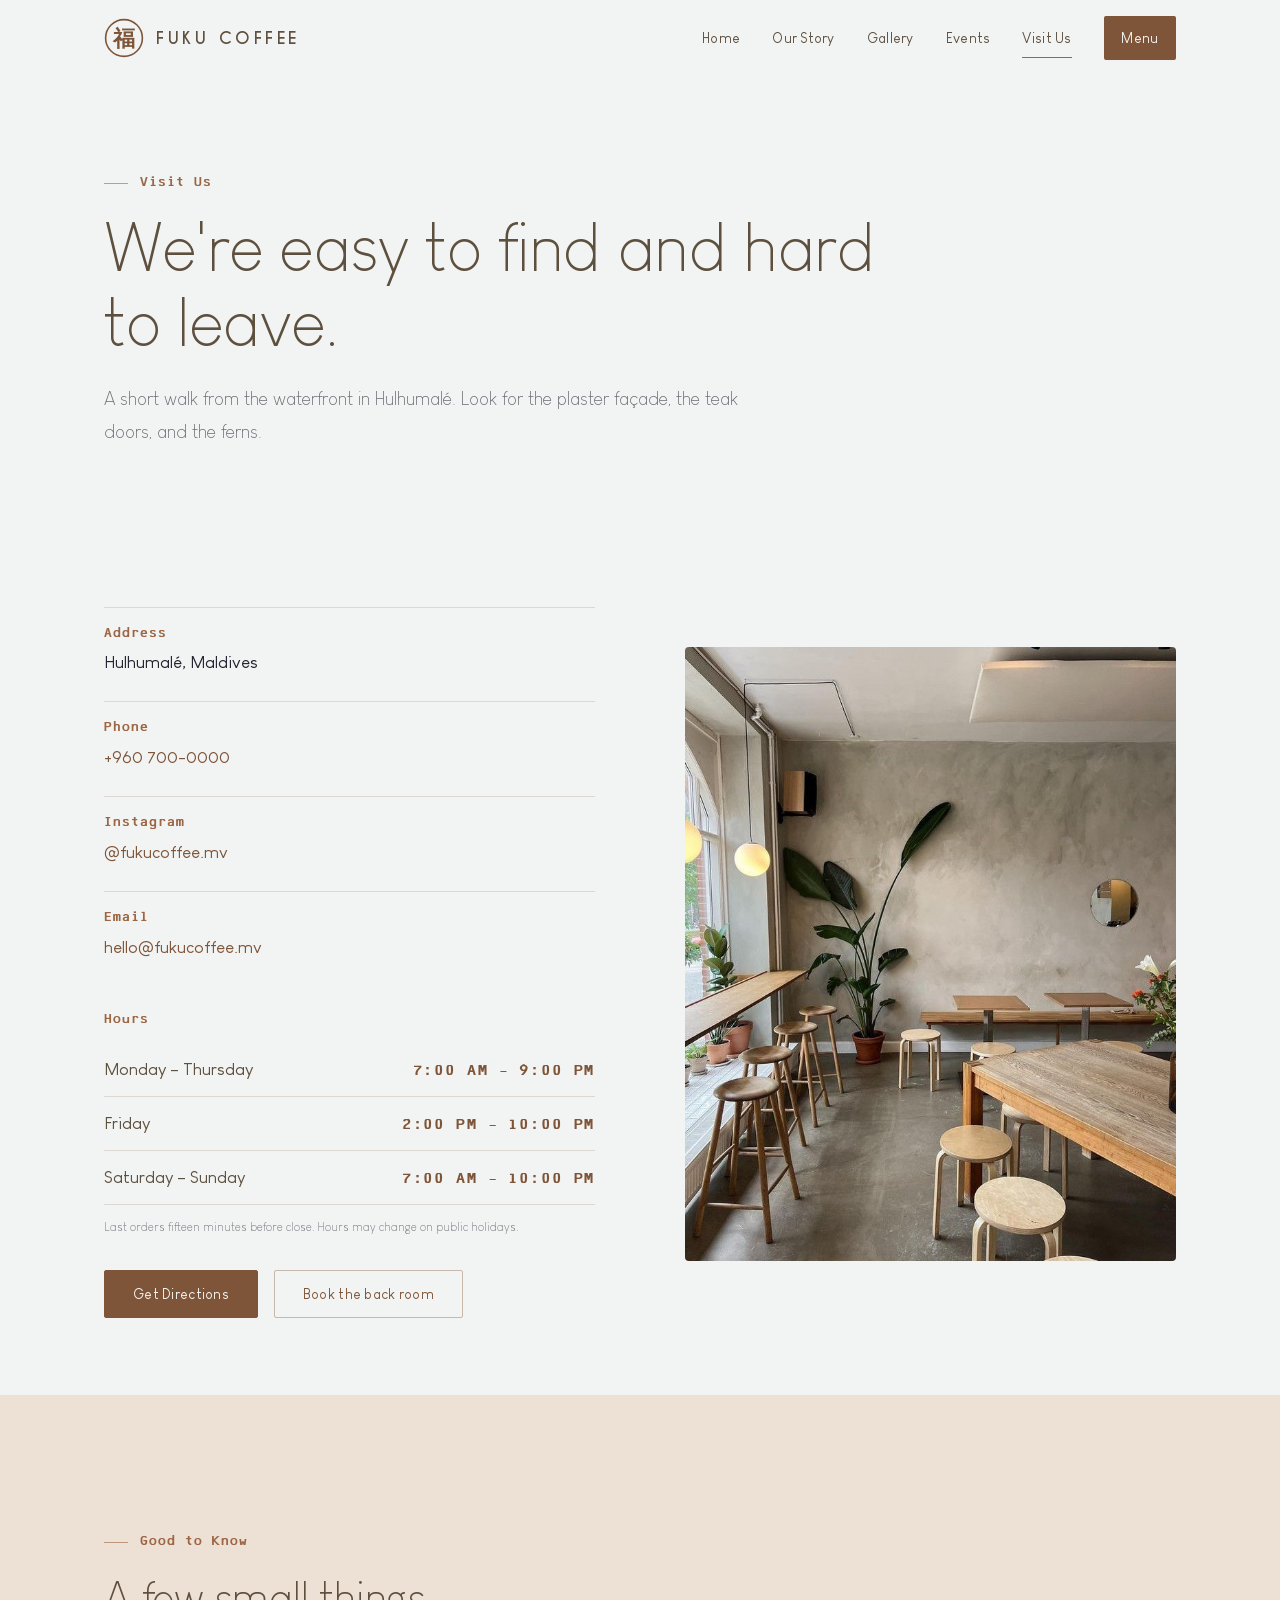
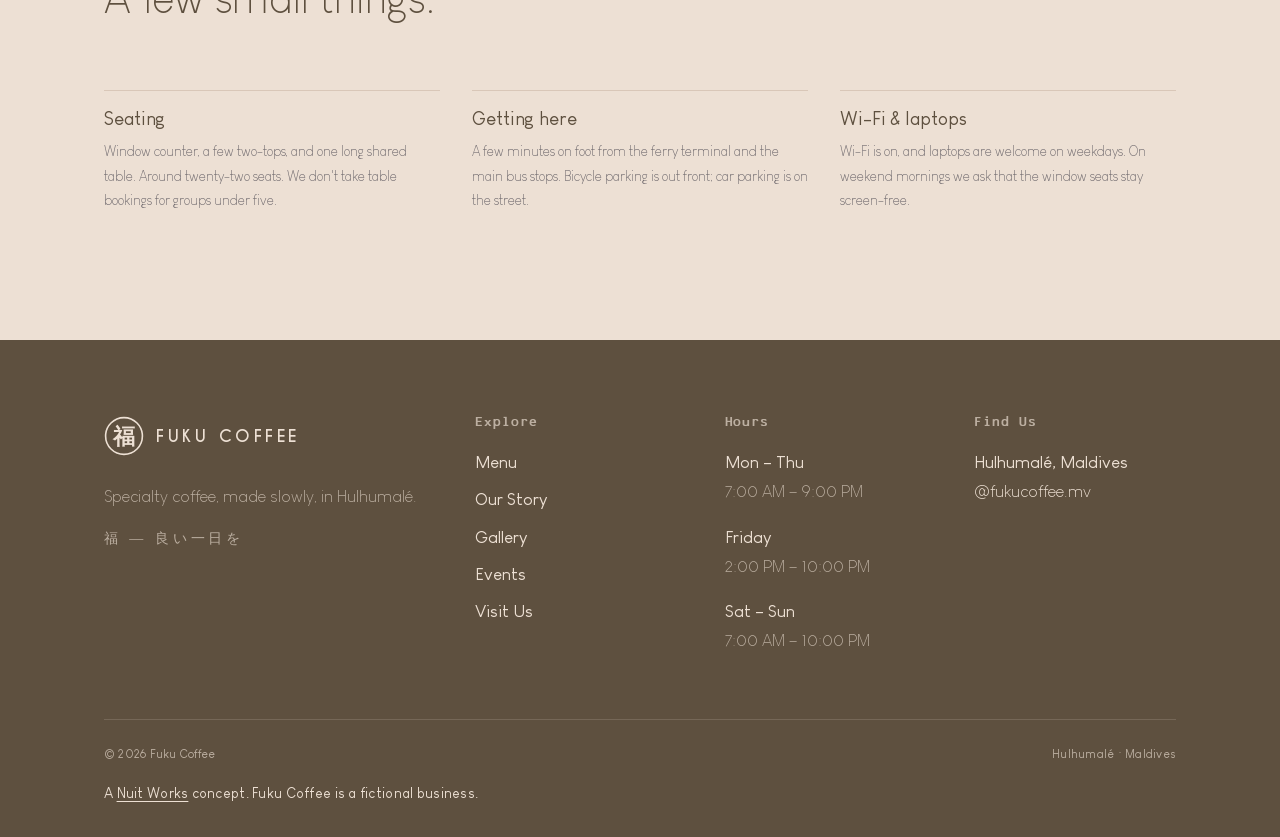
<file: visit.html>
<!DOCTYPE html>
<html lang="en">
<head>
  <meta charset="UTF-8">
  <meta name="viewport" content="width=device-width, initial-scale=1">
  <title>Visit Us — Fuku Coffee</title>
  <meta name="description" content="Find Fuku Coffee in Hulhumalé, Maldives. Opening hours, directions and how to reach us.">
  <meta name="theme-color" content="#f2f4f3">
  <link rel="canonical" href="https://fukucoffee.nuit.works/visit.html">
  <meta property="og:type" content="website">
  <meta property="og:site_name" content="Fuku Coffee">
  <meta property="og:title" content="Visit Us — Fuku Coffee">
  <meta property="og:description" content="Find Fuku Coffee in Hulhumalé, Maldives. Opening hours, directions and how to reach us.">
  <meta property="og:image" content="https://fukucoffee.nuit.works/og-image.jpg">
  <meta property="og:image:width" content="1200">
  <meta property="og:image:height" content="630">
  <meta property="og:image:alt" content="Fuku Coffee — specialty coffee in Hulhumalé, Maldives">
  <meta property="og:url" content="https://fukucoffee.nuit.works/visit.html">
  <meta name="twitter:card" content="summary_large_image">
  <meta name="twitter:title" content="Visit Us — Fuku Coffee">
  <meta name="twitter:description" content="Find Fuku Coffee in Hulhumalé, Maldives. Opening hours, directions and how to reach us.">
  <meta name="twitter:image" content="https://fukucoffee.nuit.works/og-image.jpg">

  <link rel="icon" href="favicon/favicon.ico" sizes="any">
  <link rel="icon" type="image/svg+xml" href="favicon/favicon.svg">
  <link rel="icon" type="image/png" sizes="32x32" href="favicon/favicon-32x32.png">
  <link rel="icon" type="image/png" sizes="16x16" href="favicon/favicon-16x16.png">
  <link rel="apple-touch-icon" sizes="180x180" href="favicon/apple-touch-icon.png">
  <link rel="manifest" href="site.webmanifest">

  <link rel="preload" href="fonts/louis-george-cafe/Louis%20George%20Cafe.ttf" as="font" type="font/ttf" crossorigin>
  <link rel="preload" href="fonts/louis-george-cafe/Louis%20George%20Cafe%20Light.ttf" as="font" type="font/ttf" crossorigin>
  <link rel="preload" href="fonts/caviar-dreams/CaviarDreams_Bold.ttf" as="font" type="font/ttf" crossorigin>
  <link rel="preload" href="fonts/bank-printer/F25_Bank_Printer.otf" as="font" type="font/otf" crossorigin>
  <link rel="stylesheet" href="css/styles.css">
</head>
<body>
  <a class="skip-link" href="#main">Skip to content</a>

  <!-- ======================= HEADER ======================= -->
  <header class="site-header">
    <div class="container site-header__inner">
      <a class="brand" href="index.html" aria-label="Fuku Coffee — home">
        <svg class="mark" viewBox="0 0 100 100" aria-hidden="true" focusable="false">
          <circle cx="50" cy="50" r="46" fill="none" stroke="currentColor" stroke-width="4"/>
          <text x="50" y="52" text-anchor="middle" dominant-baseline="central" font-family="'Yu Mincho','Hiragino Mincho ProN','Noto Serif JP','MS Mincho',serif" font-size="54" font-weight="600" fill="currentColor">福</text>
        </svg>
        <span class="brand__word">Fuku Coffee</span>
      </a>

      <button class="nav-toggle" type="button" aria-controls="site-nav" aria-expanded="false">
        <span class="visually-hidden">Toggle navigation</span>
        <span class="nav-toggle__bars" aria-hidden="true"></span>
      </button>

      <nav class="nav" id="site-nav" aria-label="Primary">
        <ul class="nav__list">
          <li><a class="nav__link" href="index.html">Home</a></li>
          <li><a class="nav__link" href="story.html">Our Story</a></li>
          <li><a class="nav__link" href="gallery.html">Gallery</a></li>
          <li><a class="nav__link" href="events.html">Events</a></li>
          <li><a class="nav__link" href="visit.html" aria-current="page">Visit Us</a></li>
          <li><a class="nav__link nav__link--primary" href="menu.html">Menu</a></li>
        </ul>
      </nav>
    </div>
  </header>

  <main id="main">

    <!-- ======================= PAGE HEAD ======================= -->
    <section class="page-head" aria-labelledby="visit-title">
      <div class="container reveal">
        <p class="eyebrow">Visit Us</p>
        <h1 id="visit-title">We're easy to find and hard to leave.</h1>
        <p class="lede">A short walk from the waterfront in Hulhumalé. Look for the plaster façade, the teak doors, and the ferns.</p>
      </div>
    </section>

    <!-- ======================= DETAILS ======================= -->
    <section class="section--sm" aria-labelledby="details-title">
      <div class="container split">
        <div class="split__body reveal">
          <h2 id="details-title" class="visually-hidden">Location, hours and contact</h2>

          <dl class="info-list">
            <div>
              <dt>Address</dt>
              <dd>
                <address>
                  <!-- TODO: replace with exact street / building name once confirmed -->
                  Hulhumalé, Maldives
                </address>
              </dd>
            </div>
            <div>
              <dt>Phone</dt>
              <!-- PLACEHOLDER number (Maldivian format) — replace with the real line -->
              <dd><a href="tel:+9607000000">+960 700-0000</a></dd>
            </div>
            <div>
              <dt>Instagram</dt>
              <!-- PLACEHOLDER handle — replace with the real account -->
              <dd><a href="https://www.instagram.com/" target="_blank" rel="noopener noreferrer">@fukucoffee.mv</a></dd>
            </div>
            <div>
              <dt>Email</dt>
              <!-- PLACEHOLDER address — replace with the real inbox -->
              <dd><a href="mailto:hello@fukucoffee.mv">hello@fukucoffee.mv</a></dd>
            </div>
          </dl>

          <!-- PLACEHOLDER SCHEDULE — adjust once real hours are set.
               Also mirrored in every page's footer and the home page visit teaser. -->
          <table class="hours-table" style="margin-top: var(--space-7);">
            <caption>Hours</caption>
            <tbody>
              <tr><th scope="row">Monday – Thursday</th><td>7:00 AM – 9:00 PM</td></tr>
              <tr><th scope="row">Friday</th><td>2:00 PM – 10:00 PM</td></tr>
              <tr><th scope="row">Saturday – Sunday</th><td>7:00 AM – 10:00 PM</td></tr>
            </tbody>
          </table>
          <p class="muted" style="margin-top: var(--space-3); font-size: var(--text-xs); font-weight: 300;">Last orders fifteen minutes before close. Hours may change on public holidays.</p>

          <div class="btn-row" style="margin-top: var(--space-6);">
            <a class="btn" href="https://www.google.com/maps/search/?api=1&query=Hulhumal%C3%A9%2C+Maldives" target="_blank" rel="noopener noreferrer">Get Directions</a>
            <a class="btn btn--ghost" href="events.html#reserve">Book the back room</a>
          </div>
        </div>

        <div class="split__media reveal" data-delay="1">
          <div class="frame frame--portrait">
            <img src="images/interior-seating.jpg"
                 alt="The seating area at Fuku Coffee: light oak stools along a window counter, a long wooden communal table, plaster walls, a round mirror and a tall bird-of-paradise plant in soft daylight."
                 width="720" height="894"
                 loading="lazy">
          </div>
        </div>
      </div>
    </section>

    <!-- ======================= GOOD TO KNOW ======================= -->
    <section class="section section--cream" aria-labelledby="know-title">
      <div class="container">
        <div class="section-head reveal">
          <p class="eyebrow">Good to Know</p>
          <h2 id="know-title">A few small things.</h2>
        </div>
        <div class="values">
          <div class="reveal">
            <h3>Seating</h3>
            <p>Window counter, a few two-tops, and one long shared table. Around twenty-two seats. We don't take table bookings for groups under five.</p>
          </div>
          <div class="reveal" data-delay="1">
            <h3>Getting here</h3>
            <p>A few minutes on foot from the ferry terminal and the main bus stops. Bicycle parking is out front; car parking is on the street.</p>
          </div>
          <div class="reveal" data-delay="2">
            <h3>Wi-Fi &amp; laptops</h3>
            <p>Wi-Fi is on, and laptops are welcome on weekdays. On weekend mornings we ask that the window seats stay screen-free.</p>
          </div>
        </div>
      </div>
    </section>

  </main>

  <!-- ======================= FOOTER ======================= -->
  <footer class="site-footer">
    <div class="container">
      <div class="site-footer__grid">
        <div>
          <a class="brand" href="index.html" aria-label="Fuku Coffee — home">
            <svg class="mark" viewBox="0 0 100 100" aria-hidden="true" focusable="false">
              <circle cx="50" cy="50" r="46" fill="none" stroke="currentColor" stroke-width="4"/>
              <text x="50" y="52" text-anchor="middle" dominant-baseline="central" font-family="'Yu Mincho','Hiragino Mincho ProN','Noto Serif JP','MS Mincho',serif" font-size="54" font-weight="600" fill="currentColor">福</text>
            </svg>
            <span class="brand__word">Fuku Coffee</span>
          </a>
          <p class="site-footer__tag">Specialty coffee, made slowly, in Hulhumalé.</p>
          <p class="site-footer__kana" lang="ja">福 — 良い一日を</p>
        </div>

        <div>
          <h2>Explore</h2>
          <ul>
            <li><a href="menu.html">Menu</a></li>
            <li><a href="story.html">Our Story</a></li>
            <li><a href="gallery.html">Gallery</a></li>
            <li><a href="events.html">Events</a></li>
            <li><a href="visit.html">Visit Us</a></li>
          </ul>
        </div>

        <div>
          <h2>Hours</h2>
          <!-- Placeholder hours — mirror any change in visit.html -->
          <p class="site-footer__meta"><strong>Mon – Thu</strong><br>7:00 AM – 9:00 PM</p>
          <p class="site-footer__meta"><strong>Friday</strong><br>2:00 PM – 10:00 PM</p>
          <p class="site-footer__meta"><strong>Sat – Sun</strong><br>7:00 AM – 10:00 PM</p>
        </div>

        <div>
          <h2>Find Us</h2>
          <address class="site-footer__meta">
            <strong>Hulhumalé, Maldives</strong><br>
            <!-- Placeholder handle — update when the real account exists -->
            <a href="https://www.instagram.com/" target="_blank" rel="noopener noreferrer">@fukucoffee.mv</a>
          </address>
        </div>
      </div>

      <div class="site-footer__bottom">
        <span>© <span data-year>2026</span> Fuku Coffee</span>
        <span>Hulhumalé · Maldives</span>
      </div>
      <p class="site-footer__concept">A <a href="https://nuit.works" target="_blank" rel="noopener">Nuit Works</a> concept. Fuku Coffee is a fictional business.</p>
    </div>
  </footer>

  <script src="js/main.js"></script>
</body>
</html>
</file>
<file: css/styles.css>
/* ==========================================================================
   FUKU COFFEE — 福コーヒー
   Stylesheet
   --------------------------------------------------------------------------
   1. Fonts
   2. Design tokens
   3. Base / reset
   4. Utilities & layout
   5. Components (buttons, brand mark, eyebrows)
   6. Header & navigation
   7. Footer
   8. Page sections
   9. Motion
   ========================================================================== */


/* --------------------------------------------------------------------------
   1. Fonts
   .woff/.woff2 are not available for these faces — the raw .ttf/.otf files are
   referenced directly, which is fine for a local mockup.
   -------------------------------------------------------------------------- */

/* Louis George Cafe — primary workhorse face */
@font-face {
  font-family: "Louis George Cafe";
  src: url("../fonts/louis-george-cafe/Louis George Cafe Light.ttf") format("truetype");
  font-weight: 300;
  font-style: normal;
  font-display: block;
}
@font-face {
  font-family: "Louis George Cafe";
  src: url("../fonts/louis-george-cafe/Louis George Cafe Light Italic.ttf") format("truetype");
  font-weight: 300;
  font-style: italic;
  font-display: block;
}
@font-face {
  font-family: "Louis George Cafe";
  src: url("../fonts/louis-george-cafe/Louis George Cafe.ttf") format("truetype");
  font-weight: 400;
  font-style: normal;
  font-display: block;
}
@font-face {
  font-family: "Louis George Cafe";
  src: url("../fonts/louis-george-cafe/Louis George Cafe Italic.ttf") format("truetype");
  font-weight: 400;
  font-style: italic;
  font-display: block;
}
@font-face {
  font-family: "Louis George Cafe";
  src: url("../fonts/louis-george-cafe/Louis George Cafe Bold.ttf") format("truetype");
  font-weight: 700;
  font-style: normal;
  font-display: block;
}
@font-face {
  font-family: "Louis George Cafe";
  src: url("../fonts/louis-george-cafe/Louis George Cafe Bold Italic.ttf") format("truetype");
  font-weight: 700;
  font-style: italic;
  font-display: block;
}

/* Caviar Dreams — wordmark only */
@font-face {
  font-family: "Caviar Dreams";
  src: url("../fonts/caviar-dreams/CaviarDreams.ttf") format("truetype");
  font-weight: 400;
  font-style: normal;
  font-display: block;
}
@font-face {
  font-family: "Caviar Dreams";
  src: url("../fonts/caviar-dreams/CaviarDreams_Bold.ttf") format("truetype");
  font-weight: 700;
  font-style: normal;
  font-display: block;
}
@font-face {
  font-family: "Caviar Dreams";
  src: url("../fonts/caviar-dreams/CaviarDreams_Italic.ttf") format("truetype");
  font-weight: 400;
  font-style: italic;
  font-display: block;
}
@font-face {
  font-family: "Caviar Dreams";
  src: url("../fonts/caviar-dreams/CaviarDreams_BoldItalic.ttf") format("truetype");
  font-weight: 700;
  font-style: italic;
  font-display: block;
}

/* F25 Bank Printer — display / accent face only */
@font-face {
  font-family: "F25 Bank Printer";
  src: url("../fonts/bank-printer/F25_Bank_Printer.otf") format("opentype"),
       url("../fonts/bank-printer/F25_Bank_Printer.ttf") format("truetype");
  font-weight: 400;
  font-style: normal;
  font-display: block;
}
@font-face {
  font-family: "F25 Bank Printer";
  src: url("../fonts/bank-printer/F25_Bank_Printer_Bold.otf") format("opentype"),
       url("../fonts/bank-printer/F25_Bank_Printer_Bold.ttf") format("truetype");
  font-weight: 700;
  font-style: normal;
  font-display: block;
}


/* --------------------------------------------------------------------------
   2. Design tokens
   -------------------------------------------------------------------------- */

:root {
  /* Palette — warm brown / cream family only */
  --color-walnut-dark: #5e503f;  /* deep wood — footer bg, dark sections, dark text on cream */
  --color-walnut:      #7f5539;  /* primary brown — headings, primary buttons, the hanko mark */
  --color-terracotta:  #9c6644;  /* secondary warm brown — hover states, accents, borders */
  --color-cream:       #ede0d4;  /* warm off-white — section backgrounds, plaster tone */
  --color-offwhite:    #f2f4f3;  /* near-white — base page background, cards */
  --color-ink:         #242331;  /* near-black — body text and high-contrast headings only */

  /* Derived tints / shades (same family) */
  --color-cream-deep:  #e3d3c3;  /* slightly deeper cream for hover / alt panels */
  --color-cream-soft:  #f6efe7;  /* very light cream for subtle card fills */
  --color-line:        rgba(127, 85, 57, 0.18);   /* walnut hairlines */
  --color-line-strong: rgba(127, 85, 57, 0.38);
  --color-muted:       rgba(36, 35, 49, 0.66);    /* softened ink for secondary copy */
  --color-on-dark:     var(--color-cream);
  --color-on-dark-muted: rgba(237, 224, 212, 0.66);

  /* Typography */
  --font-sans: "Louis George Cafe", "Helvetica Neue", Helvetica, Arial, sans-serif;
  --font-display: "F25 Bank Printer", "Courier New", Courier, monospace;
  --font-logo: "Caviar Dreams", "Louis George Cafe", "Helvetica Neue", Arial, sans-serif;
  --font-jp: "Yu Mincho", "Hiragino Mincho ProN", "Noto Serif JP", "MS Mincho", "Yu Gothic", serif;

  --text-xs:   0.75rem;
  --text-sm:   0.875rem;
  --text-base: 1.0625rem;
  --text-md:   1.1875rem;
  --text-lg:   clamp(1.375rem, 1.1rem + 1vw, 1.75rem);
  --text-xl:   clamp(1.875rem, 1.4rem + 2vw, 2.75rem);
  --text-2xl:  clamp(2.375rem, 1.6rem + 3.4vw, 4.25rem);
  --text-hero: clamp(2.5rem, 1.5rem + 4.5vw, 5rem);

  --leading-tight: 1.1;
  --leading-snug:  1.3;
  --leading-body:  1.72;

  /* Tracking is tuned for sentence case — nothing on the site is set in caps */
  --tracking-wide:  0.02em;
  --tracking-wider: 0.08em;
  --tracking-widest: 0.14em;

  /* Spacing */
  --space-1: 0.25rem;
  --space-2: 0.5rem;
  --space-3: 0.75rem;
  --space-4: 1rem;
  --space-5: 1.5rem;
  --space-6: 2rem;
  --space-7: 3rem;
  --space-8: 4rem;
  --space-9: 6rem;
  --section-pad: clamp(4.5rem, 10vw, 8.5rem);
  --section-pad-sm: clamp(3rem, 6vw, 5rem);

  /* Layout */
  --container: 74rem;
  --container-narrow: 46rem;
  --gutter: clamp(1.25rem, 5vw, 3.5rem);
  --header-h: 4.75rem;

  /* Shape & depth */
  --radius-sm: 2px;
  --radius: 4px;
  --radius-lg: 8px;
  --shadow-soft: 0 1px 2px rgba(94, 80, 63, 0.06), 0 12px 32px -18px rgba(94, 80, 63, 0.35);
  --shadow-header: 0 1px 0 var(--color-line), 0 10px 30px -18px rgba(94, 80, 63, 0.35);

  /* Motion
     --ease-out: anything entering or moving into place (hover in, reveals)
     --ease:     colour / opacity changes and exits */
  --ease-out: cubic-bezier(0.22, 1, 0.36, 1);
  --ease: cubic-bezier(0.25, 0.1, 0.25, 1);
  --dur-fast: 200ms;   /* exits, colour changes */
  --dur: 320ms;        /* hover entries */
  --dur-reveal: 560ms;
}


/* --------------------------------------------------------------------------
   3. Base / reset
   -------------------------------------------------------------------------- */

*,
*::before,
*::after { box-sizing: border-box; }

html {
  -webkit-text-size-adjust: 100%;
  scroll-behavior: smooth;
}

body {
  margin: 0;
  font-family: var(--font-sans);
  font-size: var(--text-base);
  font-weight: 400;
  line-height: var(--leading-body);
  color: var(--color-ink);
  background: var(--color-offwhite);
  -webkit-font-smoothing: antialiased;
  -moz-osx-font-smoothing: grayscale;
}

img,
svg { display: block; max-width: 100%; }

img { height: auto; }

h1, h2, h3, h4 {
  margin: 0;
  font-weight: 300;
  line-height: var(--leading-snug);
  color: var(--color-walnut-dark);
  letter-spacing: -0.005em;
}

h1 { font-size: var(--text-2xl); line-height: var(--leading-tight); }
h2 { font-size: var(--text-xl); }
h3 { font-size: var(--text-lg); }
h4 { font-size: var(--text-md); font-weight: 400; }

p { margin: 0 0 var(--space-4); }
p:last-child { margin-bottom: 0; }

a {
  color: var(--color-walnut);
  text-decoration: none;
  transition: color var(--dur-fast) var(--ease);
}
a:hover { color: var(--color-terracotta); }

strong { font-weight: 700; }
em { font-style: italic; }

ul, ol { margin: 0; padding: 0; list-style: none; }

address { font-style: normal; }

button {
  font: inherit;
  color: inherit;
  background: none;
  border: 0;
  padding: 0;
  cursor: pointer;
}

:focus-visible {
  outline: 2px solid var(--color-terracotta);
  outline-offset: 3px;
  border-radius: var(--radius-sm);
}

::selection {
  background: var(--color-cream-deep);
  color: var(--color-walnut-dark);
}

.visually-hidden {
  position: absolute !important;
  width: 1px; height: 1px;
  padding: 0; margin: -1px;
  overflow: hidden;
  clip: rect(0 0 0 0);
  white-space: nowrap;
  border: 0;
}

.skip-link {
  position: absolute;
  top: -100%;
  left: var(--space-4);
  z-index: 100;
  padding: var(--space-2) var(--space-4);
  background: var(--color-walnut);
  color: var(--color-offwhite);
  border-radius: 0 0 var(--radius) var(--radius);
}
.skip-link:focus { top: 0; color: var(--color-offwhite); }


/* --------------------------------------------------------------------------
   4. Utilities & layout
   -------------------------------------------------------------------------- */

.container {
  width: 100%;
  max-width: var(--container);
  margin-inline: auto;
  padding-inline: var(--gutter);
}

.container--narrow { max-width: var(--container-narrow); }

.section { padding-block: var(--section-pad); }
.section--sm { padding-block: var(--section-pad-sm); }
.section--cream { background: var(--color-cream); }
.section--soft { background: var(--color-cream-soft); }

.measure { max-width: 34em; }
.text-center { text-align: center; }
.mx-auto { margin-inline: auto; }

.lede {
  font-size: var(--text-md);
  font-weight: 300;
  color: var(--color-muted);
  max-width: 36em;
}

.muted { color: var(--color-muted); }

.hairline {
  border: 0;
  border-top: 1px solid var(--color-line);
  margin: 0;
}

/* Japanese script accents — used sparingly */
.jp {
  font-family: var(--font-jp);
  letter-spacing: 0.22em;
  color: var(--color-terracotta);
}

/* Two-column feature: image + text */
.split {
  display: grid;
  gap: var(--space-7);
  align-items: center;
}
.split__media { position: relative; }
.split__body { max-width: 34em; }

@media (min-width: 52rem) {
  .split { grid-template-columns: repeat(2, minmax(0, 1fr)); gap: clamp(3rem, 7vw, 7rem); }
  .split--reverse .split__media { order: 2; }
  .split--reverse .split__body { order: 1; justify-self: end; }
}

/* Image frames */
.frame {
  overflow: hidden;
  border-radius: var(--radius);
  background: var(--color-cream);
}
.frame img {
  width: 100%;
  height: 100%;
  object-fit: cover;
  /* 450ms out (below); 700ms in on hover */
  transition: transform 450ms var(--ease-out);
}
.frame--portrait { aspect-ratio: 4 / 5; }
.frame--tall { aspect-ratio: 3 / 4; }
.frame--square { aspect-ratio: 1; }
.frame--wide { aspect-ratio: 16 / 10; }
.frame--band { aspect-ratio: 21 / 9; }
@media (max-width: 52rem) { .frame--band { aspect-ratio: 4 / 3; } }

a.frame:hover img,
.card:hover .frame img { transform: scale(1.025); transition-duration: 700ms; }


/* --------------------------------------------------------------------------
   5. Components
   -------------------------------------------------------------------------- */

/* Eyebrow — small stamp-like label above headings (Bank Printer accent use) */
.eyebrow {
  display: inline-flex;
  align-items: center;
  gap: var(--space-3);
  margin: 0 0 var(--space-4);
  font-family: var(--font-display);
  font-size: var(--text-xs);
  font-weight: 400;
  letter-spacing: var(--tracking-wider);
  color: var(--color-terracotta);
}
.eyebrow::before {
  content: "";
  width: 1.5rem;
  height: 1px;
  background: currentColor;
  opacity: 0.6;
}
.eyebrow--plain::before { display: none; }
.eyebrow .jp {
  font-size: 0.8rem;
  letter-spacing: 0.2em;
  text-transform: none;
  opacity: 0.85;
}

.section-head { margin-bottom: clamp(2.5rem, 5vw, 4rem); }
.section-head h2 { max-width: 16em; }
.section-head .lede { margin-top: var(--space-4); }

/* Buttons */
.btn {
  display: inline-flex;
  align-items: center;
  justify-content: center;
  gap: var(--space-3);
  min-height: 3rem;
  padding: 0.85rem 1.75rem;
  border: 1px solid var(--color-walnut);
  border-radius: var(--radius-sm);
  background: var(--color-walnut);
  color: var(--color-offwhite);
  font-size: var(--text-sm);
  font-weight: 400;
  letter-spacing: var(--tracking-wide);
  line-height: 1;
  /* Exit timings here; hover below lengthens them for the entry */
  transition:
    background-color var(--dur-fast) var(--ease),
    border-color var(--dur-fast) var(--ease),
    color var(--dur-fast) var(--ease),
    transform var(--dur-fast) var(--ease-out),
    opacity var(--dur-fast) var(--ease);
}
.btn:hover {
  background: var(--color-terracotta);
  border-color: var(--color-terracotta);
  color: var(--color-offwhite);
  transform: translateY(-1px);
  transition-duration: var(--dur);
}
/* Press feedback must be immediate, not ride the hover timing */
.btn:active { transform: translateY(0); transition-duration: 80ms; }

.btn--ghost {
  background: transparent;
  color: var(--color-walnut);
  border-color: var(--color-line-strong);
}
.btn--ghost:hover {
  background: var(--color-cream);
  color: var(--color-walnut-dark);
  border-color: var(--color-walnut);
}

.btn--light {
  background: var(--color-offwhite);
  border-color: var(--color-offwhite);
  color: var(--color-walnut-dark);
}
.btn--light:hover {
  background: var(--color-cream);
  border-color: var(--color-cream);
  color: var(--color-walnut-dark);
}

.btn--outline-light {
  background: transparent;
  border-color: rgba(242, 244, 243, 0.55);
  color: var(--color-offwhite);
}
.btn--outline-light:hover {
  background: rgba(242, 244, 243, 0.12);
  border-color: var(--color-offwhite);
  color: var(--color-offwhite);
}

/* Text link with quiet underline that grows on hover */
.link {
  position: relative;
  display: inline-flex;
  align-items: center;
  gap: var(--space-2);
  padding-bottom: 2px;
  font-size: var(--text-sm);
  letter-spacing: var(--tracking-wide);
  color: var(--color-walnut);
}
.link::after {
  content: "";
  position: absolute;
  left: 0; bottom: 0;
  width: 100%;
  height: 1px;
  background: currentColor;
  opacity: 0.35;
  transition: opacity var(--dur-fast) var(--ease);
}
.link:hover::after { opacity: 1; transition-duration: var(--dur); }
.link svg { width: 0.9em; height: 0.9em; transition: transform var(--dur) var(--ease-out); }
.link:hover svg { transform: translateX(3px); }

.btn-row {
  display: flex;
  flex-wrap: wrap;
  gap: var(--space-3) var(--space-4);
  align-items: center;
}

/* Brand mark — the 福 hanko seal (inline SVG) */
.mark {
  width: 2.5rem;
  height: 2.5rem;
  color: var(--color-walnut);
  flex: none;
}
.mark--lg { width: 4.5rem; height: 4.5rem; }

/* Wordmark lockup: mark + "FUKU COFFEE" in Bank Printer */
.brand {
  display: inline-flex;
  align-items: center;
  gap: var(--space-3);
  color: var(--color-walnut-dark);
  text-decoration: none;
}
.brand__word {
  font-family: var(--font-logo);
  font-weight: 700;
  font-size: 1rem;
  letter-spacing: 0.22em;
  text-transform: uppercase; /* the wordmark is the one deliberate caps setting */
  white-space: nowrap;
  line-height: 1;
  padding-top: 0.1em; /* optical centering vs. the mark */
}
.brand:hover { color: var(--color-walnut); }

/* Bank Printer statement line */
.statement {
  font-family: var(--font-display);
  font-weight: 400;
  letter-spacing: var(--tracking-wider);
  line-height: 1.25;
}

/* Ticket-style detail (small Bank Printer number/label) */
.ticket {
  display: inline-block;
  font-family: var(--font-display);
  font-size: var(--text-xs);
  letter-spacing: var(--tracking-wider);
  color: var(--color-terracotta);
  padding: 0.35em 0.6em;
  border: 1px solid var(--color-line-strong);
  border-radius: var(--radius-sm);
  line-height: 1;
}

/* Cards */
.card {
  position: relative;
  display: flex;
  flex-direction: column;
  background: var(--color-offwhite);
  border: 1px solid var(--color-line);
  border-radius: var(--radius);
  transition: transform var(--dur-fast) var(--ease-out), border-color var(--dur-fast) var(--ease);
}
/* Shadow lives on a pseudo-element and fades via opacity (compositor-only)
   instead of animating box-shadow, which repaints every frame. */
.card::after {
  content: "";
  position: absolute;
  inset: -1px;
  border-radius: inherit;
  box-shadow: var(--shadow-soft);
  opacity: 0;
  pointer-events: none;
  transition: opacity var(--dur-fast) var(--ease);
}
.card:hover {
  transform: translateY(-2px);
  border-color: var(--color-line-strong);
  transition-duration: var(--dur);
}
.card:hover::after { opacity: 1; transition-duration: var(--dur); }
.card__body { padding: var(--space-5); display: flex; flex-direction: column; gap: var(--space-3); flex: 1; }

.grid-3 {
  display: grid;
  gap: var(--space-5);
}
@media (min-width: 40rem) { .grid-3 { grid-template-columns: repeat(2, minmax(0, 1fr)); } }
@media (min-width: 62rem) { .grid-3 { grid-template-columns: repeat(3, minmax(0, 1fr)); gap: var(--space-6); } }


/* --------------------------------------------------------------------------
   6. Header & navigation
   -------------------------------------------------------------------------- */

.site-header {
  position: sticky;
  top: 0;
  z-index: 50;
  background: rgba(242, 244, 243, 0.86);
  -webkit-backdrop-filter: blur(12px);
  backdrop-filter: blur(12px);
  transition: background-color var(--dur) var(--ease);
}
/* Scrolled shadow on a pseudo-element, faded via opacity — the header is
   backdrop-blurred, so repainting an animated box-shadow would be costly. */
.site-header::after {
  content: "";
  position: absolute;
  inset: 0;
  box-shadow: var(--shadow-header);
  opacity: 0;
  pointer-events: none;
  transition: opacity var(--dur) var(--ease);
}
.site-header.is-scrolled { background: rgba(242, 244, 243, 0.96); }
.site-header.is-scrolled::after { opacity: 1; }

.site-header__inner {
  display: flex;
  align-items: center;
  justify-content: space-between;
  gap: var(--space-5);
  min-height: var(--header-h);
}

.nav__list {
  display: flex;
  align-items: center;
  gap: clamp(1.25rem, 2.5vw, 2.25rem);
}

.nav__link {
  position: relative;
  display: inline-block;
  padding: var(--space-2) 0;
  font-size: var(--text-sm);
  letter-spacing: var(--tracking-wide);
  color: var(--color-walnut-dark);
}
.nav__link::after {
  content: "";
  position: absolute;
  left: 0; right: 0; bottom: 0;
  height: 1px;
  background: var(--color-terracotta);
  transform: scaleX(0);
  /* Grows in from the left, withdraws toward the right — never a rewind */
  transform-origin: right;
  transition: transform var(--dur-fast) var(--ease-out);
}
.nav__link:hover { color: var(--color-walnut); }
.nav__link:hover::after,
.nav__link[aria-current="page"]::after {
  transform: scaleX(1);
  transform-origin: left;
  transition-duration: var(--dur);
}

/* "Menu" — the emphasised primary nav item */
.nav__link--primary {
  padding: 0.6rem 1.1rem;
  background: var(--color-walnut);
  color: var(--color-offwhite);
  border-radius: var(--radius-sm);
  transition: background-color var(--dur-fast) var(--ease), color var(--dur-fast) var(--ease);
}
.nav__link--primary::after { display: none; }
.nav__link--primary:hover { background: var(--color-terracotta); color: var(--color-offwhite); }
.nav__link--primary[aria-current="page"] { background: var(--color-walnut-dark); }

.nav-toggle {
  display: none;
  align-items: center;
  justify-content: center;
  width: 2.75rem;
  height: 2.75rem;
  margin-right: -0.5rem;
  color: var(--color-walnut-dark);
  border-radius: var(--radius);
}
.nav-toggle__bars {
  position: relative;
  width: 1.25rem;
  height: 1px;
  background: currentColor;
  transition: background-color var(--dur-fast) var(--ease);
}
.nav-toggle__bars::before,
.nav-toggle__bars::after {
  content: "";
  position: absolute;
  top: 0;
  left: 0;
  width: 100%;
  height: 1px;
  background: currentColor;
  /* Offset with transform (compositor) rather than `top` (layout) */
  transition: transform var(--dur) var(--ease-out);
}
.nav-toggle__bars::before { transform: translateY(-6px); }
.nav-toggle__bars::after { transform: translateY(6px); }
.nav-toggle[aria-expanded="true"] .nav-toggle__bars { background: transparent; }
.nav-toggle[aria-expanded="true"] .nav-toggle__bars::before { transform: rotate(45deg); }
.nav-toggle[aria-expanded="true"] .nav-toggle__bars::after { transform: rotate(-45deg); }

@media (max-width: 52rem) {
  .nav-toggle { display: inline-flex; }

  .nav {
    position: absolute;
    top: 100%;
    left: 0; right: 0;
    background: var(--color-offwhite);
    border-top: 1px solid var(--color-line);
    box-shadow: var(--shadow-header);
    padding: var(--space-4) var(--gutter) var(--space-6);
    opacity: 0;
    transform: translateY(-6px);
    visibility: hidden;
    pointer-events: none;
    transition: opacity var(--dur) ease, transform var(--dur) var(--ease-out), visibility 0s linear var(--dur);
  }
  .nav.is-open {
    opacity: 1;
    transform: none;
    visibility: visible;
    pointer-events: auto;
    transition-delay: 0s;
  }
  .nav__list {
    flex-direction: column;
    align-items: stretch;
    gap: 0;
  }
  /* Links unfold with a short stagger once the panel opens */
  .nav__list > li {
    opacity: 0;
    transform: translateY(-4px);
    transition: opacity var(--dur-fast) var(--ease), transform var(--dur-fast) var(--ease-out);
  }
  .nav.is-open .nav__list > li {
    opacity: 1;
    transform: none;
    transition-duration: var(--dur);
  }
  .nav.is-open .nav__list > li:nth-child(2) { transition-delay: 30ms; }
  .nav.is-open .nav__list > li:nth-child(3) { transition-delay: 60ms; }
  .nav.is-open .nav__list > li:nth-child(4) { transition-delay: 90ms; }
  .nav.is-open .nav__list > li:nth-child(5) { transition-delay: 120ms; }
  .nav.is-open .nav__list > li:nth-child(6) { transition-delay: 150ms; }
  .nav__list li + li { border-top: 1px solid var(--color-line); }
  .nav__link {
    display: block;
    padding: var(--space-4) 0;
    font-size: var(--text-base);
  }
  .nav__link::after { display: none; }
  .nav__link--primary {
    margin-top: var(--space-4);
    text-align: center;
    padding: var(--space-4);
  }
}


/* --------------------------------------------------------------------------
   7. Footer
   -------------------------------------------------------------------------- */

.site-footer {
  position: relative;
  overflow: hidden;
  background: var(--color-walnut-dark);
  color: var(--color-on-dark);
  padding-block: var(--section-pad-sm) var(--space-6);
}

.site-footer a { color: var(--color-on-dark); }
.site-footer a:hover { color: var(--color-offwhite); }

.site-footer__grid {
  position: relative;
  display: grid;
  gap: var(--space-7);
}
@media (min-width: 40rem) { .site-footer__grid { grid-template-columns: 1.4fr 1fr 1fr; } }
@media (min-width: 62rem) { .site-footer__grid { grid-template-columns: 1.6fr 1fr 1fr 1fr; } }

.site-footer .brand { color: var(--color-cream); }
.site-footer .brand .mark { color: var(--color-cream); }
.site-footer__tag {
  margin-top: var(--space-4);
  max-width: 22em;
  color: var(--color-on-dark-muted);
  font-weight: 300;
}
.site-footer__kana {
  margin-top: var(--space-4);
  font-family: var(--font-jp);
  letter-spacing: 0.28em;
  color: var(--color-on-dark-muted);
  font-size: var(--text-sm);
}

.site-footer h2 {
  margin-bottom: var(--space-4);
  font-family: var(--font-display);
  font-size: var(--text-xs);
  font-weight: 400;
  letter-spacing: var(--tracking-wider);
  color: var(--color-on-dark-muted);
}

.site-footer ul li + li { margin-top: var(--space-2); }
.site-footer__meta { color: var(--color-on-dark-muted); font-weight: 300; }
.site-footer__meta strong { color: var(--color-on-dark); font-weight: 400; }

.site-footer__bottom {
  position: relative;
  display: flex;
  flex-wrap: wrap;
  justify-content: space-between;
  gap: var(--space-3);
  margin-top: var(--space-8);
  padding-top: var(--space-5);
  border-top: 1px solid rgba(237, 224, 212, 0.16);
  font-size: var(--text-xs);
  letter-spacing: var(--tracking-wide);
  color: var(--color-on-dark-muted);
}


/* --------------------------------------------------------------------------
   8. Page sections
   -------------------------------------------------------------------------- */

/* ---- Hero (home) ---- */
.hero {
  position: relative;
  display: flex;
  align-items: flex-end;
  min-height: min(100vh, 60rem);
  color: var(--color-offwhite);
  background: var(--color-walnut-dark);
  overflow: hidden;
}
.hero__img {
  position: absolute;
  inset: 0;
  width: 100%;
  height: 100%;
  object-fit: cover;
  /* 45% keeps the full "FUKU COFFEE" signage in the upper third at every
     desktop aspect ratio; the headline block sits below it. */
  object-position: 50% 45%;
  /* Slight softening so the render reads as atmosphere behind the type */
  filter: blur(2px);
  transform: scale(1.03);
}
.hero::after {
  content: "";
  position: absolute;
  inset: 0;
  background:
    linear-gradient(180deg, rgba(94, 80, 63, 0.08) 0%, rgba(94, 80, 63, 0) 30%, rgba(94, 80, 63, 0.50) 62%, rgba(94, 80, 63, 0.86) 100%);
}
.hero__content {
  position: relative;
  z-index: 1;
  padding-block: clamp(3rem, 8vw, 6rem);
}
.hero .brand { color: var(--color-offwhite); margin-bottom: var(--space-6); }
.hero .brand .mark { color: var(--color-offwhite); }
.hero h1 {
  color: var(--color-offwhite);
  font-size: var(--text-hero);
  font-weight: 300;
  max-width: 11em;
  letter-spacing: -0.01em;
}
.hero__kana {
  margin: var(--space-4) 0 var(--space-6);
  font-family: var(--font-jp);
  font-size: var(--text-sm);
  letter-spacing: var(--tracking-widest);
  color: rgba(242, 244, 243, 0.82);
}
@media (max-width: 40rem) {
  .hero { min-height: 88vh; }
  .hero__img { object-position: 50% 30%; }
  /* The header already carries the lockup; keep the small-screen hero quiet */
  .hero .brand { display: none; }
  .hero::after {
    background:
      linear-gradient(180deg, rgba(94, 80, 63, 0.05) 0%, rgba(94, 80, 63, 0.35) 40%, rgba(94, 80, 63, 0.88) 100%);
  }
}

/* ---- Intro band (statement text under hero) ---- */
.intro {
  padding-block: clamp(3.5rem, 8vw, 6rem);
}
.intro__grid {
  display: grid;
  gap: var(--space-5);
  align-items: end;
}
@media (min-width: 52rem) {
  .intro__grid { grid-template-columns: minmax(0, 1.1fr) minmax(0, 1fr); gap: var(--space-9); }
}
.intro h2 { font-size: var(--text-xl); }

/* ---- Texture break (full-bleed crema) ---- */
.texture-break {
  position: relative;
  min-height: clamp(18rem, 42vw, 30rem);
  display: grid;
  place-items: center;
  overflow: hidden;
  color: var(--color-offwhite);
  text-align: center;
  background: var(--color-walnut);
}
.texture-break__img {
  position: absolute;
  inset: 0;
  width: 100%;
  height: 100%;
  object-fit: cover;
  object-position: 50% 45%;
  /* The source is low-resolution; a soft blur turns grain into texture.
     The slight scale hides the blurred edge. */
  filter: blur(3px);
  transform: scale(1.04);
}
.texture-break::after {
  content: "";
  position: absolute;
  inset: 0;
  background: rgba(94, 80, 63, 0.42);
}
.texture-break__content {
  position: relative;
  z-index: 1;
  padding: var(--space-8) var(--gutter);
}
.texture-break .statement {
  font-family: var(--font-sans);
  font-weight: 300;
  font-size: clamp(1.75rem, 1rem + 3vw, 3.25rem);
  letter-spacing: 0.1em;
  line-height: 1.2;
  color: var(--color-offwhite);
}
.texture-break .jp {
  display: block;
  margin-top: var(--space-4);
  color: rgba(242, 244, 243, 0.75);
  font-size: var(--text-sm);
}

/* ---- Menu teaser cards ---- */
.drink-card__top {
  display: flex;
  justify-content: space-between;
  align-items: baseline;
  gap: var(--space-4);
}
.drink-card__name { font-size: var(--text-md); font-weight: 400; color: var(--color-walnut-dark); }
.drink-card__desc { color: var(--color-muted); font-weight: 300; font-size: var(--text-sm); }

.price {
  font-family: var(--font-display);
  font-size: var(--text-sm);
  letter-spacing: 0.06em;
  color: var(--color-walnut);
  white-space: nowrap;
}
.price small {
  font-size: 0.72em;
  letter-spacing: 0.12em;
  opacity: 0.75;
  margin-right: 0.35em;
}

/* ---- Info list (visit teaser + visit page) ---- */
.info-list {
  display: grid;
  gap: var(--space-5);
}
.info-list > div {
  padding-top: var(--space-4);
  border-top: 1px solid var(--color-line);
}
.info-list dt {
  margin-bottom: var(--space-1);
  font-family: var(--font-display);
  font-size: var(--text-xs);
  letter-spacing: var(--tracking-wider);
  color: var(--color-terracotta);
}
.info-list dd { margin: 0; }

/* ---- Page header (inner pages) ---- */
.page-head {
  padding-block: clamp(3rem, 7vw, 5.5rem) clamp(2.5rem, 5vw, 4rem);
}
.page-head h1 { max-width: 12em; }
.page-head .lede { margin-top: var(--space-5); }

/* Split page header with a tall image on the right */
.page-head--split .container {
  display: grid;
  gap: var(--space-7);
  align-items: center;
}
@media (min-width: 52rem) {
  .page-head--split .container { grid-template-columns: minmax(0, 1.15fr) minmax(0, 0.85fr); gap: clamp(3rem, 6vw, 6rem); }
}
.page-head--split .frame { max-width: 30rem; }
@media (min-width: 52rem) { .page-head--split .frame { justify-self: end; width: 100%; } }

/* ---- Menu page ---- */
.menu-section {
  display: grid;
  gap: var(--space-5);
  padding-block: clamp(2.5rem, 5vw, 4rem);
  border-top: 1px solid var(--color-line);
}
@media (min-width: 52rem) {
  .menu-section { grid-template-columns: minmax(0, 1fr) minmax(0, 2fr); gap: var(--space-9); }
}
.menu-section__head h2 { font-size: var(--text-lg); font-weight: 400; }
.menu-section__head .jp {
  display: block;
  margin-top: var(--space-2);
  font-size: var(--text-sm);
}
.menu-section__note {
  margin-top: var(--space-4);
  max-width: 22em;
  font-size: var(--text-sm);
  font-weight: 300;
  color: var(--color-muted);
}

.menu-list { display: grid; gap: var(--space-4); }
.menu-item__name {
  font-weight: 400;
  color: var(--color-walnut-dark);
  font-size: var(--text-base);
}
/* name ..... price — dot leader fills the gap, price right-aligned */
.menu-item__line {
  display: flex;
  align-items: baseline;
  gap: var(--space-3);
}
.menu-item__line .leader {
  flex: 1;
  border-bottom: 1px dotted var(--color-line-strong);
  transform: translateY(-0.35em);
  min-width: 1.5rem;
}
.menu-item__desc {
  margin-top: var(--space-1);
  font-size: var(--text-sm);
  font-weight: 300;
  color: var(--color-muted);
  max-width: 34em;
}
.menu-item .price { font-size: var(--text-base); }

.menu-footnote {
  padding-block: var(--space-6);
  border-top: 1px solid var(--color-line);
  font-size: var(--text-sm);
  font-weight: 300;
  color: var(--color-muted);
  display: flex;
  flex-wrap: wrap;
  gap: var(--space-3) var(--space-6);
}

/* ---- Story page ---- */
.story-opener .frame { margin-top: var(--space-6); }

.values {
  display: grid;
  gap: var(--space-5);
}
@media (min-width: 40rem) { .values { grid-template-columns: repeat(3, minmax(0, 1fr)); gap: var(--space-6); } }
.values > div {
  padding-top: var(--space-4);
  border-top: 1px solid var(--color-line);
}
.values h3 { font-size: var(--text-md); font-weight: 400; margin-bottom: var(--space-2); }
.values p { font-size: var(--text-sm); font-weight: 300; color: var(--color-muted); }
.values .ticket { margin-bottom: var(--space-4); }

.story-block + .story-block { margin-top: var(--section-pad); }

/* ---- Owner section ---- */
.owner {
  display: grid;
  gap: var(--space-7);
  align-items: center;
}
@media (min-width: 52rem) {
  .owner { grid-template-columns: minmax(0, 0.85fr) minmax(0, 1.15fr); gap: clamp(3rem, 7vw, 7rem); }
}
.owner__portrait {
  max-width: 24rem;
  margin-inline: auto;
}
.owner__portrait img {
  width: 100%;
  height: auto;
  /* Transparent-background monochrome portrait, centred and hard-cropped;
     sits directly on the page with no panel. */
  mix-blend-mode: multiply;
}
.owner__body { max-width: 34em; }
.owner__role {
  margin: 0 0 var(--space-5);
  font-family: var(--font-display);
  font-size: var(--text-xs);
  letter-spacing: var(--tracking-wider);
  color: var(--color-terracotta);
}
.owner__quote {
  margin: var(--space-6) 0 0;
  padding-left: var(--space-5);
  border-left: 1px solid var(--color-terracotta);
}
.owner__quote p {
  font-size: var(--text-md);
  font-weight: 300;
  font-style: italic;
  line-height: 1.55;
  color: var(--color-walnut-dark);
}
.owner__quote cite {
  display: block;
  margin-top: var(--space-3);
  font-style: normal;
  font-family: var(--font-display);
  font-size: var(--text-xs);
  letter-spacing: var(--tracking-wider);
  color: var(--color-terracotta);
}

/* ---- Gallery ---- */
.gallery-grid {
  display: grid;
  gap: var(--space-4);
  grid-template-columns: repeat(2, minmax(0, 1fr));
}
@media (min-width: 52rem) { .gallery-grid { grid-template-columns: repeat(3, minmax(0, 1fr)); gap: var(--space-5); } }

.gallery-tile {
  position: relative;
  aspect-ratio: 4 / 5;
  display: grid;
  place-items: center;
  border: 1px solid var(--color-line);
  border-radius: var(--radius);
  background: var(--color-cream);
  color: var(--color-terracotta);
  overflow: hidden;
  transition: background-color var(--dur) var(--ease), border-color var(--dur) var(--ease);
}
.gallery-tile:hover {
  background: var(--color-cream-deep);
  border-color: var(--color-line-strong);
}
.gallery-tile figure {
  position: absolute; /* pinned to the tile so the image fills it exactly */
  inset: 0;
  margin: 0;
}
.gallery-tile img {
  width: 100%;
  height: 100%;
  object-fit: cover;
  transition: transform 450ms var(--ease-out);
}
.gallery-tile:hover img { transform: scale(1.025); transition-duration: 700ms; }
.gallery-tile figcaption {
  position: absolute;
  left: var(--space-3);
  bottom: var(--space-3);
  right: var(--space-3);
  font-size: var(--text-xs);
  letter-spacing: var(--tracking-wide);
  color: var(--color-offwhite);
  text-shadow: 0 1px 2px rgba(36, 35, 49, 0.35);
  opacity: 0;
  transform: translateY(4px);
  transition: opacity var(--dur-fast) var(--ease), transform var(--dur-fast) var(--ease-out);
  pointer-events: none;
}
.gallery-tile:hover figcaption { opacity: 1; transform: none; transition-duration: var(--dur); }


/* ---- Events page ---- */
.event-card__body { padding: var(--space-6); }
.event-card__meta {
  display: flex;
  justify-content: space-between;
  align-items: center;
  gap: var(--space-3);
  flex-wrap: wrap;
}
.event-card__when {
  font-size: var(--text-xs);
  letter-spacing: var(--tracking-wide);
  color: var(--color-muted);
}
.event-card h3 { font-weight: 400; font-size: var(--text-md); }
.event-card p { font-size: var(--text-sm); font-weight: 300; color: var(--color-muted); }
.event-card__foot {
  margin-top: auto;
  padding-top: var(--space-4);
  border-top: 1px solid var(--color-line);
  display: flex;
  justify-content: space-between;
  align-items: baseline;
  gap: var(--space-3);
}

/* ---- Forms ---- */
.form-panel {
  background: var(--color-offwhite);
  border: 1px solid var(--color-line);
  border-radius: var(--radius);
  padding: clamp(1.5rem, 4vw, 3rem);
}
.form-grid { display: grid; gap: var(--space-5); }
@media (min-width: 40rem) {
  .form-grid { grid-template-columns: repeat(2, minmax(0, 1fr)); }
  .form-grid .field--full { grid-column: 1 / -1; }
}
.field { display: grid; gap: var(--space-2); }
.field label {
  font-size: var(--text-xs);
  letter-spacing: var(--tracking-wider);
  color: var(--color-walnut-dark);
}
.field input,
.field select,
.field textarea {
  width: 100%;
  font: inherit;
  color: var(--color-ink);
  background: var(--color-cream-soft);
  border: 1px solid var(--color-line);
  border-radius: var(--radius-sm);
  padding: 0.8rem 0.95rem;
  transition: border-color var(--dur-fast) var(--ease), background-color var(--dur-fast) var(--ease);
}
.field textarea { min-height: 7.5rem; resize: vertical; }
.field input:focus,
.field select:focus,
.field textarea:focus {
  outline: none;
  border-color: var(--color-terracotta);
  background: var(--color-offwhite);
}
.field select {
  appearance: none;
  -webkit-appearance: none;
  background-image: url("data:image/svg+xml;utf8,<svg xmlns='http://www.w3.org/2000/svg' width='12' height='8' viewBox='0 0 12 8'><path d='M1 1l5 5 5-5' fill='none' stroke='%237f5539' stroke-width='1.5'/></svg>");
  background-repeat: no-repeat;
  background-position: right 0.95rem center;
  padding-right: 2.5rem;
}
.field__hint { font-size: var(--text-xs); color: var(--color-muted); font-weight: 300; }
.form-actions {
  display: flex;
  flex-wrap: wrap;
  align-items: center;
  justify-content: space-between;
  gap: var(--space-4);
  margin-top: var(--space-6);
}
.form-actions p { font-size: var(--text-xs); color: var(--color-muted); font-weight: 300; max-width: 24em; }

.form-success {
  text-align: center;
  padding: var(--space-6) 0;
  /* Restarts each time the element goes from hidden to shown */
  animation: rise-in var(--dur) var(--ease-out) both;
}
.form-success .mark { margin: 0 auto var(--space-5); width: 3.5rem; height: 3.5rem; }
.form-success h3 { font-weight: 300; font-size: var(--text-xl); margin-bottom: var(--space-3); }
.form-success p { color: var(--color-muted); font-weight: 300; max-width: 30em; margin-inline: auto; }
.form-success .ticket { margin-top: var(--space-5); font-size: var(--text-sm); }
.form-success .btn { margin-top: var(--space-6); }

/* ---- Visit page ---- */
.hours-table {
  width: 100%;
  border-collapse: collapse;
}
.hours-table th,
.hours-table td {
  padding: var(--space-3) 0;
  border-bottom: 1px solid var(--color-line);
  text-align: left;
  vertical-align: baseline;
}
.hours-table th { font-weight: 400; color: var(--color-walnut-dark); }
.hours-table td {
  text-align: right;
  font-family: var(--font-display);
  font-size: var(--text-sm);
  letter-spacing: 0.06em;
  color: var(--color-walnut);
}
.hours-table caption {
  caption-side: top;
  text-align: left;
  margin-bottom: var(--space-3);
  font-family: var(--font-display);
  font-size: var(--text-xs);
  letter-spacing: var(--tracking-wider);
  color: var(--color-terracotta);
}

/* ---- Closing CTA band ---- */
.cta-band {
  background: var(--color-walnut);
  color: var(--color-cream);
  text-align: center;
  padding-block: var(--section-pad-sm);
}
.cta-band h2 { color: var(--color-offwhite); max-width: 18em; margin-inline: auto; }
.cta-band p { color: rgba(237, 224, 212, 0.78); font-weight: 300; max-width: 34em; margin-inline: auto; }
.cta-band .btn-row { justify-content: center; margin-top: var(--space-6); }


/* --------------------------------------------------------------------------
   9. Motion — quiet reveals; disabled for reduced-motion users
   -------------------------------------------------------------------------- */

.js .reveal {
  opacity: 0;
  transform: translateY(18px);
  transition:
    opacity var(--dur-reveal) var(--ease-out),
    transform var(--dur-reveal) var(--ease-out);
  will-change: opacity, transform;
}
.js .reveal.is-visible {
  opacity: 1;
  transform: none;
  will-change: auto; /* release the compositor layer once revealed */
}
.js .reveal[data-delay="1"] { transition-delay: 90ms; }
.js .reveal[data-delay="2"] { transition-delay: 180ms; }
.js .reveal[data-delay="3"] { transition-delay: 270ms; }

/* One-shot entrance: used by the hero on load and the form confirmation */
@keyframes rise-in {
  from { opacity: 0; transform: translateY(12px); }
  to   { opacity: 1; transform: none; }
}

/* Hero entrance — the only section without a scroll reveal, so it breathes
   in on load with a short stagger, matching the reveal timing below it. */
.js .hero__content > * {
  animation: rise-in 600ms var(--ease-out) both;
}
.js .hero__content > :nth-child(1) { animation-delay: 120ms; }
.js .hero__content > :nth-child(2) { animation-delay: 200ms; }
.js .hero__content > :nth-child(3) { animation-delay: 280ms; }
.js .hero__content > :nth-child(4) { animation-delay: 360ms; }

@media (prefers-reduced-motion: reduce) {
  html { scroll-behavior: auto; }
  *,
  *::before,
  *::after {
    transition-duration: 0.01ms !important;
    animation-duration: 0.01ms !important;
    animation-iteration-count: 1 !important;
  }
  .js .reveal {
    opacity: 1;
    transform: none;
    transition: none;
  }
  .frame img { transition: none; }
}


/* --------------------------------------------------------------------------
   10. Nuit Works concept notices
   -------------------------------------------------------------------------- */

/* Full cream on walnut-dark (~5.9:1) — the muted footer tone is too faint */
.site-footer__concept {
  margin: var(--space-4) 0 0;
  font-size: var(--text-sm);
  font-weight: 400;
  letter-spacing: var(--tracking-wide);
  color: var(--color-on-dark);
}
.site-footer__concept a {
  text-decoration: underline;
  text-underline-offset: 3px;
  text-decoration-thickness: 1px;
}

.form-actions__submit {
  display: grid;
  justify-items: end;
  gap: var(--space-2);
}
.form-demo-note {
  margin: 0;
  max-width: 22em;
  font-size: var(--text-xs);
  color: var(--color-walnut-dark);
  text-align: right;
}
.form-actions .form-demo-note { color: var(--color-walnut-dark); font-weight: 400; }
.form-success .form-demo-note { margin: var(--space-4) auto 0; text-align: center; }
</file>
